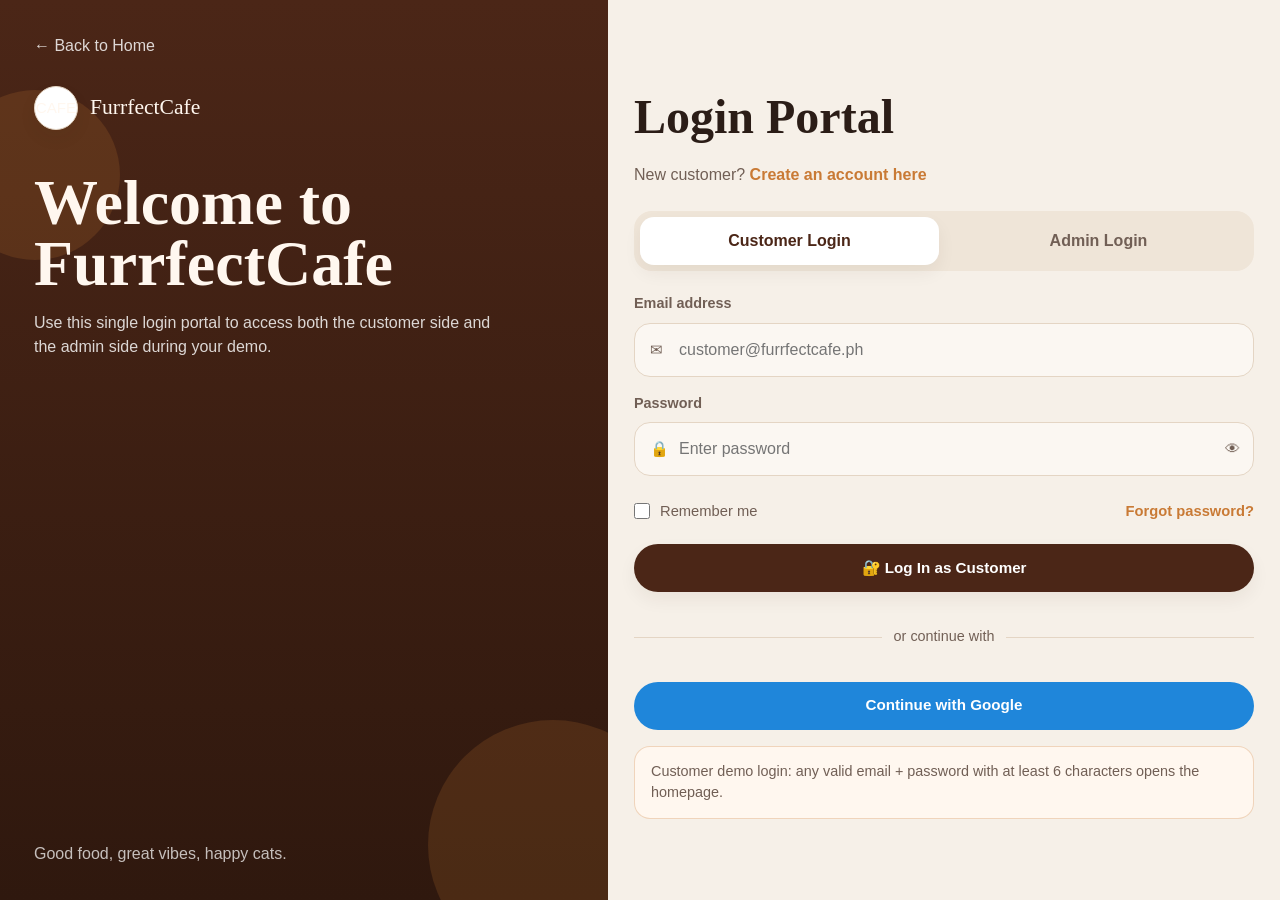
<file: index.html>
<!DOCTYPE html>
<html lang="en">
<head>
  <meta charset="UTF-8">
  <meta name="viewport" content="width=device-width, initial-scale=1.0">
  <title>FurrfectCafe | Home</title>
  <link rel="stylesheet" href="style.css">
</head>
<body>

  <header class="site-header">
    <div class="container navbar">
      <a href="index.html" class="brand" aria-label="FurrfectCafe home">
        <span class="brand-mark">CAFE</span>
        <span class="brand-name">FurrfectCafe</span>
      </a>

      <nav class="nav-links" aria-label="Primary navigation">
        <a href="index.html" class="active">Home</a>
        <a href="menu.html">Menu</a>
        <a href="orders.html">My Orders</a>
        <a href="#how-it-works">How it Works</a>
      </nav>

      <div class="nav-actions">
        <a href="cart.html" class="cart-pill" aria-label="Cart">
          <span>🛒 Cart</span>
          <span class="cart-pill-count" data-cart-count>0</span>
        </a>

        <a href="profile.html" class="btn btn-secondary btn-sm">👤 Profile</a>

        <button type="button" class="btn btn-secondary btn-sm" data-customer-logout>
          Logout
        </button>
      </div>

      <button class="menu-toggle" aria-label="Open menu" aria-expanded="false">☰</button>
    </div>
  </header>

  <section class="hero">
    <div class="container">
      <div class="hero-shell">
        <div class="hero-grid">
          <div>
            <div class="hero-badge">📍 Now delivering in Legazpi City</div>

            <h1 class="hero-title">Good food, great <em>vibes</em>, happy cats.</h1>

            <p class="hero-text">
              Order your favorite drinks and bites from FurrfectCafe. Pick up or get it delivered,
              fast, fresh, and furrfect.
            </p>

            <div class="hero-actions">
              <a href="menu.html" class="btn btn-primary">🍽️ Order Now</a>
              <a href="#how-it-works" class="btn btn-secondary">How it works →</a>
            </div>
          </div>

          <div>
            <div class="hero-card">
              <h3>🔥 Today's Picks</h3>

              <div class="pick-list" id="todaysPicks"></div>

              <div class="order-mini">
                <strong>Order FC-2026-0042</strong><br>
                <span style="font-family: Arial, Helvetica, sans-serif; color: var(--success);">● Out for delivery</span>
              </div>
            </div>
          </div>
        </div>

        <div class="info-strip">
          <ul>
            <li>🚚 Free delivery on orders ₱300+</li>
            <li>🕘 Open daily 8AM - 9PM</li>
            <li>📦 Pre-order your faves now</li>
          </ul>
        </div>
      </div>
    </div>
  </section>

  <section class="section">
    <div class="container split-layout">
      <div>
        <span class="eyebrow">Browse by Category</span>

        <div class="space-between mt-16">
          <div>
            <h2 class="section-title">What are you <em>craving?</em></h2>
            <p class="section-text">
              Jump straight to your favorite drinks, pastries, or all-day café bites.
            </p>
          </div>

          <a href="menu.html" class="btn btn-accent btn-sm">View Full Menu →</a>
        </div>

        <div class="grid grid-2 mt-32" id="homeCategories"></div>
      </div>

      <aside class="home-featured-clean">
        <span class="eyebrow">Featured Menu</span>
        <h2 class="section-title" style="color:white;">Today’s cozy picks</h2>
        <p class="section-text">
          A smaller preview of bestsellers so the homepage feels cleaner and easier to scan.
        </p>

        <div class="featured-mini-list">
          <a href="product.html?id=1" class="featured-mini-item">
            <img src="https://images.unsplash.com/photo-1509042239860-f550ce710b93?auto=format&fit=crop&w=300&q=80" alt="Signature Cat Latte">
            <div>
              <strong>Signature Cat Latte</strong>
              <span>Rich espresso with cat latte art</span>
            </div>
            <div class="mini-price">₱85.00</div>
          </a>

          <a href="product.html?id=2" class="featured-mini-item">
            <img src="https://images.unsplash.com/photo-1517705008128-361805f42e86?auto=format&fit=crop&w=300&q=80" alt="Matcha Cloud">
            <div>
              <strong>Matcha Cloud</strong>
              <span>Premium matcha with cream cloud</span>
            </div>
            <div class="mini-price">₱110.00</div>
          </a>

          <a href="product.html?id=3" class="featured-mini-item">
            <img src="https://images.unsplash.com/photo-1563729784474-d77dbb933a9e?auto=format&fit=crop&w=300&q=80" alt="Matcha Cheesecake">
            <div>
              <strong>Matcha Cheesecake</strong>
              <span>Creamy cheesecake with matcha finish</span>
            </div>
            <div class="mini-price">₱120.00</div>
          </a>
        </div>

        <div class="featured-mini-actions">
          <a href="menu.html" class="btn btn-accent btn-sm">Browse Menu</a>
          <a href="menu.html?category=pastries" class="btn btn-secondary btn-sm">View Pastries</a>
        </div>
      </aside>
    </div>
  </section>

  <section class="section-sm">
    <div class="container">
      <div class="space-between">
        <div>
          <span class="eyebrow">Fan Favorites</span>
          <h2 class="section-title">Bestsellers worth the hype</h2>
          <p class="section-text">Crafted for comfort, made for cravings, and perfect for café dates.</p>
        </div>

        <a href="menu.html" class="btn btn-secondary">See full menu →</a>
      </div>

      <div class="grid grid-3 mt-32" id="bestsellerGrid"></div>
    </div>
  </section>

  <section class="section" id="how-it-works">
    <div class="container">
      <div class="text-center">
        <span class="eyebrow">How it Works</span>
        <h2 class="section-title">Order in three easy steps</h2>
        <p class="section-text" style="max-width: 700px; margin: 0 auto 34px;">
          Browse the menu, add your favorites, and enjoy a cozy café experience from home or on the go.
        </p>
      </div>

      <div class="grid grid-3">
        <article class="card card-pad">
          <div class="category-icon">1</div>
          <h3>Pick your favorites</h3>
          <p class="section-text">Choose from hot drinks, cold drinks, pastries, and all-day bites.</p>
        </article>

        <article class="card card-pad">
          <div class="category-icon">2</div>
          <h3>Add to cart</h3>
          <p class="section-text">Build your order with realistic front-end cart behavior for your demo flow.</p>
        </article>

        <article class="card card-pad">
          <div class="category-icon">3</div>
          <h3>Checkout smoothly</h3>
          <p class="section-text">Place a mock order for delivery or pick-up in a clean, student-project-ready UI.</p>
        </article>
      </div>
    </div>
  </section>

  <footer class="site-footer" id="contact">
    <div class="container footer-inner">
      <div>
        <div class="footer-brand">
          <span class="brand-mark">CAFE</span>
          <strong class="brand-name">FurrfectCafe</strong>
        </div>

        <p class="footer-text">
          A cozy cat café in Legazpi City, Albay. Order online and enjoy your favorites at home or pick them up fresh.
        </p>

        <div class="socials">
          <a href="index.html" aria-label="Facebook">f</a>
          <a href="index.html" aria-label="Instagram">◎</a>
          <a href="index.html" aria-label="TikTok">♪</a>
          <a href="index.html" aria-label="Twitter">x</a>
        </div>
      </div>

      <div>
        <h3 class="footer-heading">Quick Links</h3>

        <div class="footer-links">
          <a href="index.html">Home</a>
          <a href="menu.html">Menu</a>
          <a href="index.html#how-it-works">How It Works</a>
          <a href="orders.html">My Orders</a>
        </div>
      </div>

      <div>
        <h3 class="footer-heading">Account</h3>

        <div class="footer-links">
          <a href="profile.html">Profile</a>
          <a href="orders.html">Order History</a>
          <a href="cart.html">Cart</a>
          <a href="login.html">Login Portal</a>
        </div>
      </div>

      <div>
        <h3 class="footer-heading">Contact</h3>

        <div class="footer-contact">
          <span>📍 Legazpi City, Albay</span>
          <a href="tel:+639123456789">📞 +63 912 345 6789</a>
          <a href="mailto:hello@furrfectcafe.ph">✉️ hello@furrfectcafe.ph</a>
          <span>🕘 8AM - 9PM daily</span>
        </div>
      </div>
    </div>

    <div class="container footer-bottom">
      © 2026 FurrfectCafe. All rights reserved.
    </div>
  </footer>

  <script src="script.js"></script>
</body>
</html>
</file>
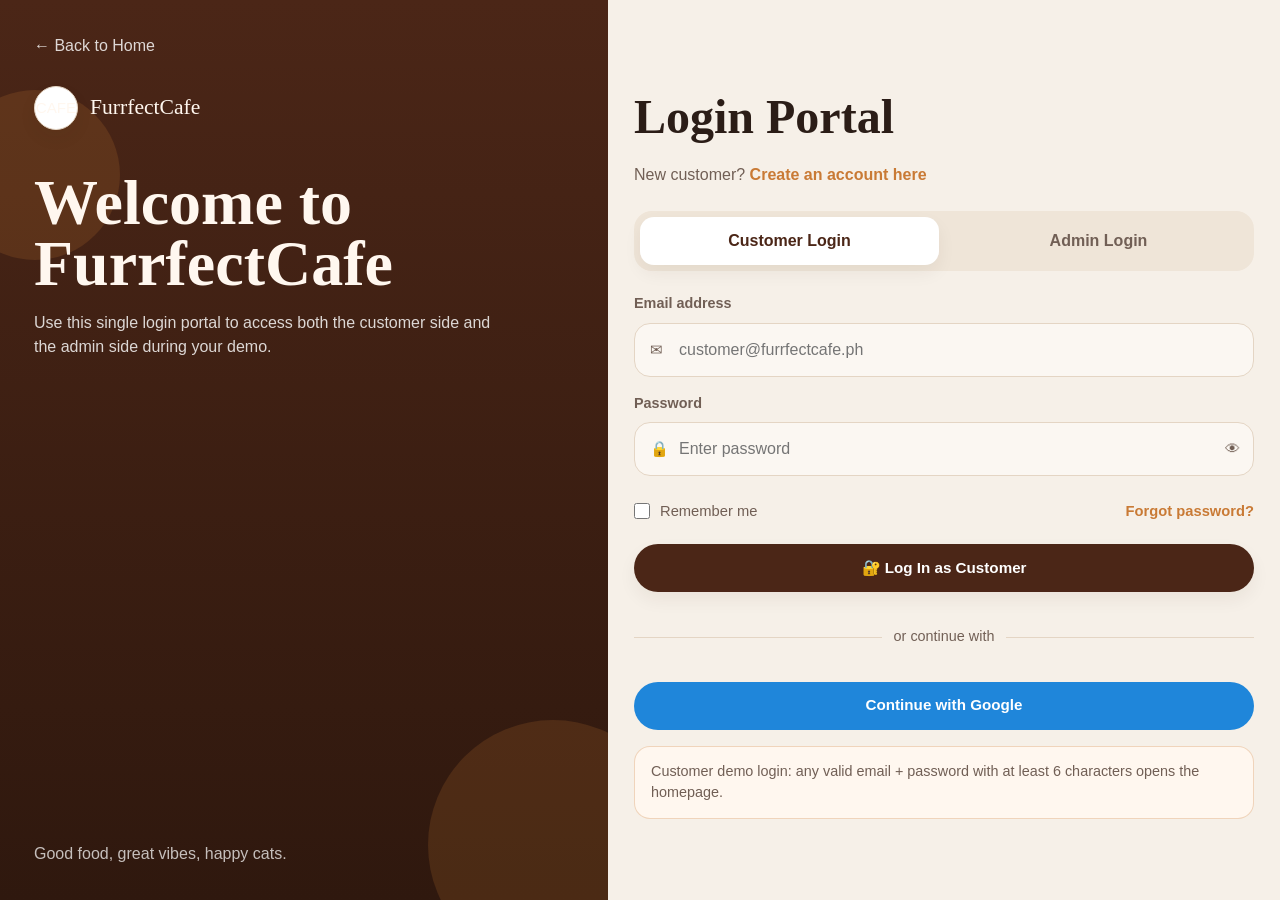
<file: admin-dashboard.html>
<!DOCTYPE html>
<html lang="en">
<head>
  <meta charset="UTF-8">
  <meta name="viewport" content="width=device-width, initial-scale=1.0">
  <title>FurrfectCafe Admin | Dashboard</title>
  <link rel="stylesheet" href="style.css">
</head>
<body>
  <div class="admin-layout">
    <aside class="admin-sidebar">
      <a href="admin-dashboard.html" class="brand">
        <span class="brand-mark">CAFE</span>
        <span class="brand-name">FurrfectCafe</span>
      </a>

      <div class="eyebrow" style="color: rgba(255,255,255,0.45); margin-top: 10px;">Main</div>
      <nav class="admin-nav">
        <a href="admin-dashboard.html" class="active">Dashboard</a>
      </nav>

      <div class="eyebrow" style="color: rgba(255,255,255,0.45); margin-top: 20px;">Orders</div>
      <nav class="admin-nav">
        <a href="admin-orders.html">Orders <span style="float:right; opacity:0.8;">5</span></a>
      </nav>

      <div class="eyebrow" style="color: rgba(255,255,255,0.45); margin-top: 20px;">Catalog</div>
      <nav class="admin-nav">
        <a href="admin-products.html">Products</a>
        <a href="admin-product-form.html">+ Add / Edit Product</a>
      </nav>

      <div class="admin-sidebar-footer">
        <div class="admin-user-mini">
          <div class="admin-user-avatar">A</div>
          <div>
            <strong style="display:block;">Admin</strong>
            <span style="font-family:Arial, Helvetica, sans-serif; color:rgba(255,255,255,0.65); font-size:0.9rem;">Administrator</span>
          </div>
        </div>

        <button type="button" class="admin-logout-btn" data-admin-logout>
          Logout
        </button>
      </div>
    </aside>

    <main class="admin-content">
      <div class="admin-topbar">
        <h1 class="admin-page-title">☰ Dashboard</h1>

        <div class="admin-toolbar-right">
          <span>Today: Sun, Mar 22 2026</span>
          <a href="index.html" class="btn btn-secondary btn-sm">View Site</a>
          <button type="button" class="btn btn-secondary btn-sm" data-admin-logout>Logout</button>
        </div>
      </div>

      <section class="dashboard-stats-grid">
        <article class="dashboard-stat-card">
          <div class="dashboard-stat-icon orders">🧾</div>
          <div>
            <div class="dashboard-stat-value">24</div>
            <div class="dashboard-stat-label">Orders Today</div>
            <div class="dashboard-stat-subtext">5 more than yesterday</div>
          </div>
        </article>

        <article class="dashboard-stat-card">
          <div class="dashboard-stat-icon pending">🕒</div>
          <div>
            <div class="dashboard-stat-value">5</div>
            <div class="dashboard-stat-label">Pending Orders</div>
            <div class="dashboard-stat-subtext">Needs attention</div>
          </div>
        </article>

        <article class="dashboard-stat-card">
          <div class="dashboard-stat-icon customers">👥</div>
          <div>
            <div class="dashboard-stat-value">87</div>
            <div class="dashboard-stat-label">Total Customers</div>
            <div class="dashboard-stat-subtext">4 new this week</div>
          </div>
        </article>
      </section>

      <section class="dashboard-main-grid">
        <article class="admin-panel-card">
          <div class="admin-panel-header">
            <h2 class="form-title" style="margin:0;">Recent Orders</h2>
            <a href="admin-orders.html" class="btn btn-secondary btn-sm">View All</a>
          </div>

          <div class="table-wrap">
            <table>
              <thead>
                <tr>
                  <th>Order #</th>
                  <th>Customer</th>
                  <th>Total</th>
                  <th>Status</th>
                </tr>
              </thead>

              <tbody>
                <tr>
                  <td>FC-2026-0043</td>
                  <td>Jenny D.</td>
                  <td>₱387.50</td>
                  <td><span class="badge badge-warning">Pending</span></td>
                </tr>

                <tr>
                  <td>FC-2026-0042</td>
                  <td>Carl P.</td>
                  <td>₱215.00</td>
                  <td><span class="badge badge-accent">Preparing</span></td>
                </tr>

                <tr>
                  <td>FC-2026-0041</td>
                  <td>Neil L.</td>
                  <td>₱450.00</td>
                  <td><span class="badge badge-soft">Ready</span></td>
                </tr>

                <tr>
                  <td>FC-2026-0040</td>
                  <td>Gab C.</td>
                  <td>₱175.00</td>
                  <td><span class="badge badge-success">Delivered</span></td>
                </tr>

                <tr>
                  <td>FC-2026-0039</td>
                  <td>Vice G.</td>
                  <td>₱310.00</td>
                  <td><span class="badge badge-success">Delivered</span></td>
                </tr>
              </tbody>
            </table>
          </div>
        </article>

        <div class="admin-side-stack">
          <article class="admin-panel-card">
            <div class="admin-panel-header">
              <h2 class="form-title" style="margin:0;">Top Products Today</h2>
            </div>

            <div class="dashboard-products-list">
              <div class="dashboard-product-row">
                <div>
                  <strong>Signature Cat Latte</strong>
                  <small>Hot Drinks</small>
                </div>
                <div style="text-align:right;">
                  <strong>₱1,190</strong>
                  <small>14 orders</small>
                </div>
              </div>

              <div class="dashboard-product-row">
                <div>
                  <strong>Matcha Cloud</strong>
                  <small>Cold Drinks</small>
                </div>
                <div style="text-align:right;">
                  <strong>₱1,210</strong>
                  <small>11 orders</small>
                </div>
              </div>

              <div class="dashboard-product-row">
                <div>
                  <strong>Matcha Cheesecake</strong>
                  <small>Pastries</small>
                </div>
                <div style="text-align:right;">
                  <strong>₱1,080</strong>
                  <small>9 orders</small>
                </div>
              </div>

              <div class="dashboard-product-row">
                <div>
                  <strong>Paw Print Cupcake</strong>
                  <small>Pastries</small>
                </div>
                <div style="text-align:right;">
                  <strong>₱455</strong>
                  <small>7 orders</small>
                </div>
              </div>
            </div>
          </article>

          <article class="admin-panel-card">
            <h2 class="form-title" style="margin-top:0;">Quick Actions</h2>

            <div class="admin-quick-actions">
              <a href="admin-product-form.html" class="btn btn-primary btn-full">+ Add New Product</a>
              <a href="admin-orders.html" class="btn btn-secondary btn-full">🕒 View Pending Orders</a>
            </div>
          </article>
        </div>
      </section>
    </main>
  </div>

  <script src="script.js"></script>
</body>
</html>
</file>
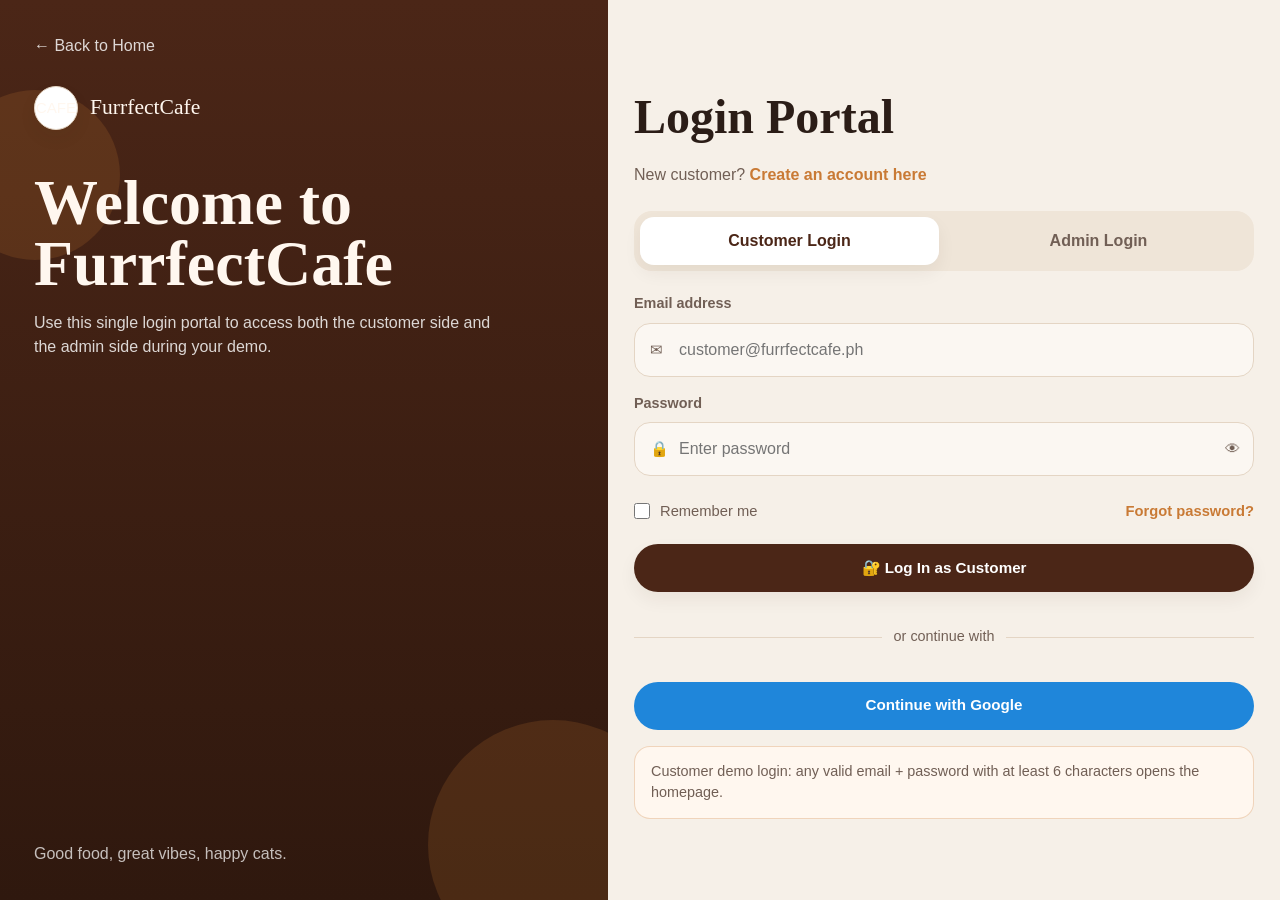
<file: admin-login.html>
<!DOCTYPE html>
<html lang="en">
<head>
  <meta charset="UTF-8">
  <meta http-equiv="refresh" content="0; url=login.html">
  <meta name="viewport" content="width=device-width, initial-scale=1.0">
  <title>Redirecting | FurrfectCafe</title>
  <link rel="stylesheet" href="style.css">
</head>
<body>
  <main style="min-height:100vh;display:grid;place-items:center;background:#f6f0e8;padding:24px;text-align:center;">
    <section class="card card-pad" style="max-width:480px;">
      <h1>Redirecting...</h1>
      <p class="section-text">
        Admin login is now included in the main FurrfectCafe login portal.
      </p>
      <a href="login.html" class="btn btn-primary mt-16">Go to Login Portal</a>
    </section>
  </main>

  <script>
    window.location.href = "login.html";
  </script>
</body>
</html>
</file>
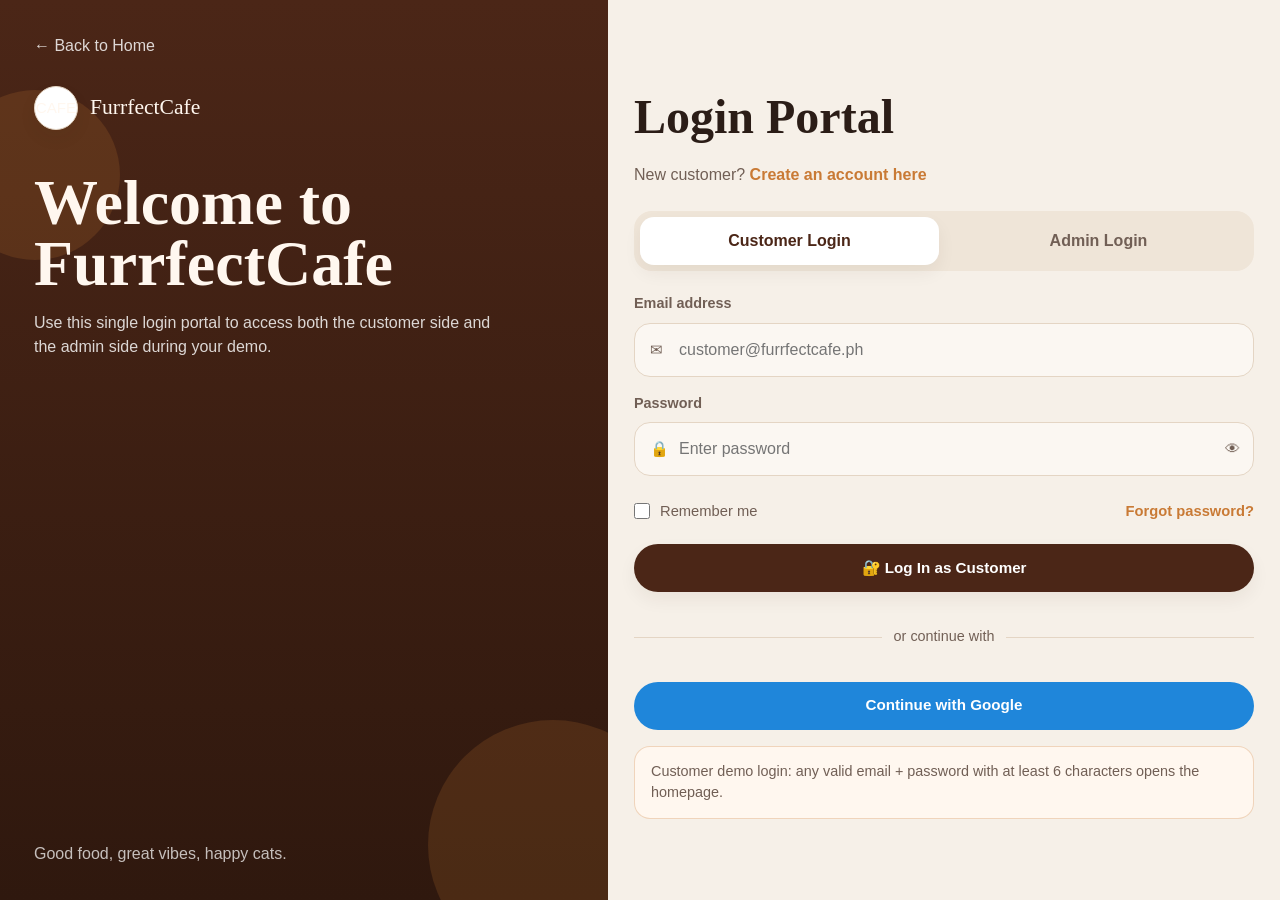
<file: admin-orders.html>
<!DOCTYPE html>
<html lang="en">
<head>
  <meta charset="UTF-8">
  <meta name="viewport" content="width=device-width, initial-scale=1.0">
  <title>FurrfectCafe Admin | Orders</title>
  <link rel="stylesheet" href="style.css">
  <style>
    .orders-shell {
      background: var(--surface);
      border: 1px solid var(--border);
      border-radius: 26px;
      box-shadow: var(--shadow-sm);
      padding: 18px;
    }

    .toolbar-grid {
      display: grid;
      grid-template-columns: 1.3fr 0.8fr 0.8fr 0.7fr;
      gap: 12px;
      margin-bottom: 14px;
    }

    .status-pills {
      display: flex;
      gap: 10px;
      flex-wrap: wrap;
      margin-bottom: 16px;
    }

    .status-pill {
      min-height: 40px;
      padding: 10px 14px;
      border-radius: 999px;
      border: 1px solid var(--border);
      background: #fff;
      font-family: Arial, Helvetica, sans-serif;
      color: var(--text-muted);
      font-weight: 700;
    }

    .status-pill.active {
      background: var(--bg-soft);
      color: var(--text);
      border-color: var(--border);
    }

    .admin-search,
    .admin-select {
      width: 100%;
      min-height: 52px;
      border: 1px solid var(--border);
      border-radius: 16px;
      background: var(--surface);
      padding: 14px 16px;
      outline: none;
      font-family: Arial, Helvetica, sans-serif;
    }

    .customer-cell strong {
      display: block;
    }

    .customer-cell small,
    .type-cell small {
      display: block;
      color: var(--text-muted);
      font-family: Arial, Helvetica, sans-serif;
      font-size: 0.84rem;
      margin-top: 3px;
    }

    .type-cell {
      font-family: Arial, Helvetica, sans-serif;
    }

    .status-select {
      min-height: 36px;
      border-radius: 12px;
      border: 1px solid var(--border);
      padding: 6px 10px;
      font-family: Arial, Helvetica, sans-serif;
      background: white;
    }

    .view-btn {
      min-height: 36px;
      min-width: 36px;
      border-radius: 999px;
      border: 1px solid var(--border);
      background: #fff;
    }

    @media (max-width: 1100px) {
      .toolbar-grid {
        grid-template-columns: 1fr 1fr;
      }
    }

    @media (max-width: 640px) {
      .toolbar-grid {
        grid-template-columns: 1fr;
      }
    }
  </style>
</head>
<body>
  <div class="admin-layout">
    <aside class="admin-sidebar">
      <a href="admin-dashboard.html" class="brand">
        <span class="brand-mark">CAFE</span>
        <span class="brand-name">FurrfectCafe</span>
      </a>

      <div class="eyebrow" style="color: rgba(255,255,255,0.45); margin-top: 10px;">Main</div>
      <nav class="admin-nav">
        <a href="admin-dashboard.html">Dashboard</a>
      </nav>

      <div class="eyebrow" style="color: rgba(255,255,255,0.45); margin-top: 20px;">Orders</div>
      <nav class="admin-nav">
        <a href="admin-orders.html" class="active">Orders <span style="float:right; opacity:0.8;">5</span></a>
      </nav>

      <div class="eyebrow" style="color: rgba(255,255,255,0.45); margin-top: 20px;">Catalog</div>
      <nav class="admin-nav">
        <a href="admin-products.html">Products</a>
        <a href="admin-product-form.html">+ Add / Edit Product</a>
      </nav>

      <div style="margin-top:auto; padding-top:22px; border-top:1px solid rgba(255,255,255,0.08);">
        <div style="display:flex; align-items:center; gap:12px;">
          <div class="brand-mark" style="width:42px;height:42px;background:rgba(255,255,255,0.12); color:#fff; border:none;">A</div>
          <div>
            <strong style="display:block;">Admin</strong>
            <span style="font-family:Arial, Helvetica, sans-serif; color:rgba(255,255,255,0.65); font-size:0.9rem;">Administrator</span>
          </div>
        </div>
      </div>
    </aside>

    <main class="admin-content">
      <div class="admin-topbar">
        <h1 class="admin-page-title">☰ Order Management</h1>
        <div class="admin-toolbar-right">
          <span>24 orders today</span>
        </div>
      </div>

      <section class="orders-shell">
        <div class="toolbar-grid">
          <input type="text" class="admin-search" id="orderSearch" placeholder="Search order # or customer...">

          <select class="admin-select" id="statusFilter">
            <option value="all">All Statuses</option>
            <option value="Pending">Pending</option>
            <option value="Preparing">Preparing</option>
            <option value="Ready">Ready</option>
            <option value="Delivered">Delivered</option>
          </select>

          <select class="admin-select" id="paymentFilter">
            <option value="all">All Payments</option>
            <option value="Paid">Paid</option>
            <option value="Unpaid">Unpaid</option>
          </select>

          <input type="date" class="admin-search" value="2026-03-22">
        </div>

        <div class="status-pills" id="statusTabs">
          <button class="status-pill active" data-status="all">24 All</button>
          <button class="status-pill" data-status="Pending">5 Pending</button>
          <button class="status-pill" data-status="Preparing">7 Preparing</button>
          <button class="status-pill" data-status="Ready">4 Ready</button>
          <button class="status-pill" data-status="Delivered">8 Delivered</button>
        </div>

        <div class="table-wrap">
          <table>
            <thead>
              <tr>
                <th>Order #</th>
                <th>Customer</th>
                <th>Type</th>
                <th>Items</th>
                <th>Total</th>
                <th>Payment</th>
                <th>Pay Status</th>
                <th>Status</th>
                <th>Time</th>
                <th>Action</th>
              </tr>
            </thead>
            <tbody id="ordersTableBody"></tbody>
          </table>
        </div>
      </section>
    </main>
  </div>

  <script src="script.js"></script>
  <script>
    document.addEventListener("DOMContentLoaded", () => {
      if (localStorage.getItem("furrfectcafe_admin_logged_in") !== "true") {
        window.location.href = "admin-login.html";
        return;
      }

      const mockOrders = [
        {
          id: "FC-2026-0043",
          customer: "Jenny D.",
          email: "jennyd@example.com",
          type: "Delivery",
          items: 3,
          total: 387.50,
          payment: "COD",
          paymentStatus: "Unpaid",
          status: "Pending",
          time: "2:14 PM"
        },
        {
          id: "FC-2026-0041",
          customer: "Carl P.",
          email: "carlp@gmail.com",
          type: "Delivery",
          items: 4,
          total: 450.00,
          payment: "COD",
          paymentStatus: "Unpaid",
          status: "Ready",
          time: "1:20 PM"
        },
        {
          id: "FC-2026-0039",
          customer: "Neil L.",
          email: "neill@email.com",
          type: "Pick-up",
          items: 3,
          total: 310.00,
          payment: "Cash",
          paymentStatus: "Unpaid",
          status: "Delivered",
          time: "12:30 PM"
        },
        {
          id: "FC-2026-0038",
          customer: "Fuji D.",
          email: "fuji@yahoo.com",
          type: "Delivery",
          items: 2,
          total: 245.00,
          payment: "COD",
          paymentStatus: "Paid",
          status: "Preparing",
          time: "11:55 AM"
        },
        {
          id: "FC-2026-0037",
          customer: "Marc G.",
          email: "marcg@mail.com",
          type: "Pick-up",
          items: 5,
          total: 515.00,
          payment: "Cash",
          paymentStatus: "Paid",
          status: "Preparing",
          time: "10:40 AM"
        }
      ];

      const tableBody = document.getElementById("ordersTableBody");
      const orderSearch = document.getElementById("orderSearch");
      const statusFilter = document.getElementById("statusFilter");
      const paymentFilter = document.getElementById("paymentFilter");
      const statusTabs = document.getElementById("statusTabs");

      let activeStatusTab = "all";

      function formatPeso(value) {
        return `₱${Number(value).toFixed(2)}`;
      }

      function renderTable() {
        const searchValue = orderSearch.value.trim().toLowerCase();
        const statusValue = statusFilter.value;
        const paymentValue = paymentFilter.value;

        const filtered = mockOrders.filter(order => {
          const matchesSearch =
            order.id.toLowerCase().includes(searchValue) ||
            order.customer.toLowerCase().includes(searchValue);

          const matchesStatusSelect = statusValue === "all" || order.status === statusValue;
          const matchesPayment = paymentValue === "all" || order.paymentStatus === paymentValue;
          const matchesTab = activeStatusTab === "all" || order.status === activeStatusTab;

          return matchesSearch && matchesStatusSelect && matchesPayment && matchesTab;
        });

        tableBody.innerHTML = filtered.map(order => `
          <tr>
            <td><strong>${order.id}</strong></td>
            <td class="customer-cell">
              <strong>${order.customer}</strong>
              <small>${order.email}</small>
            </td>
            <td class="type-cell">
              ${order.type === "Delivery" ? "🚚 Delivery" : "🛍 Pick-up"}
            </td>
            <td>${order.items}</td>
            <td>${formatPeso(order.total)}</td>
            <td>${order.payment}</td>
            <td>
              <span class="badge ${order.paymentStatus === "Paid" ? "badge-success" : "badge-danger"}">${order.paymentStatus}</span>
            </td>
            <td>
              <select class="status-select" data-order-id="${order.id}">
                <option ${order.status === "Pending" ? "selected" : ""}>Pending</option>
                <option ${order.status === "Preparing" ? "selected" : ""}>Preparing</option>
                <option ${order.status === "Ready" ? "selected" : ""}>Ready</option>
                <option ${order.status === "Delivered" ? "selected" : ""}>Delivered</option>
              </select>
            </td>
            <td>${order.time}</td>
            <td><button class="view-btn" data-view-id="${order.id}">👁</button></td>
          </tr>
        `).join("");
      }

      orderSearch.addEventListener("input", renderTable);
      statusFilter.addEventListener("change", renderTable);
      paymentFilter.addEventListener("change", renderTable);

      statusTabs.addEventListener("click", (event) => {
        const btn = event.target.closest(".status-pill");
        if (!btn) return;

        statusTabs.querySelectorAll(".status-pill").forEach(item => item.classList.remove("active"));
        btn.classList.add("active");
        activeStatusTab = btn.dataset.status;
        renderTable();
      });

      tableBody.addEventListener("change", (event) => {
        const select = event.target.closest(".status-select");
        if (!select) return;
        const order = mockOrders.find(item => item.id === select.dataset.orderId);
        if (order) {
          order.status = select.value;
          alert(`Order ${order.id} status updated to ${order.status}.`);
          renderTable();
        }
      });

      tableBody.addEventListener("click", (event) => {
        const viewBtn = event.target.closest("[data-view-id]");
        if (!viewBtn) return;
        alert(`Viewing order ${viewBtn.dataset.viewId}. Demo only.`);
      });

      renderTable();
    });
  </script>
</body>
</html>
</file>
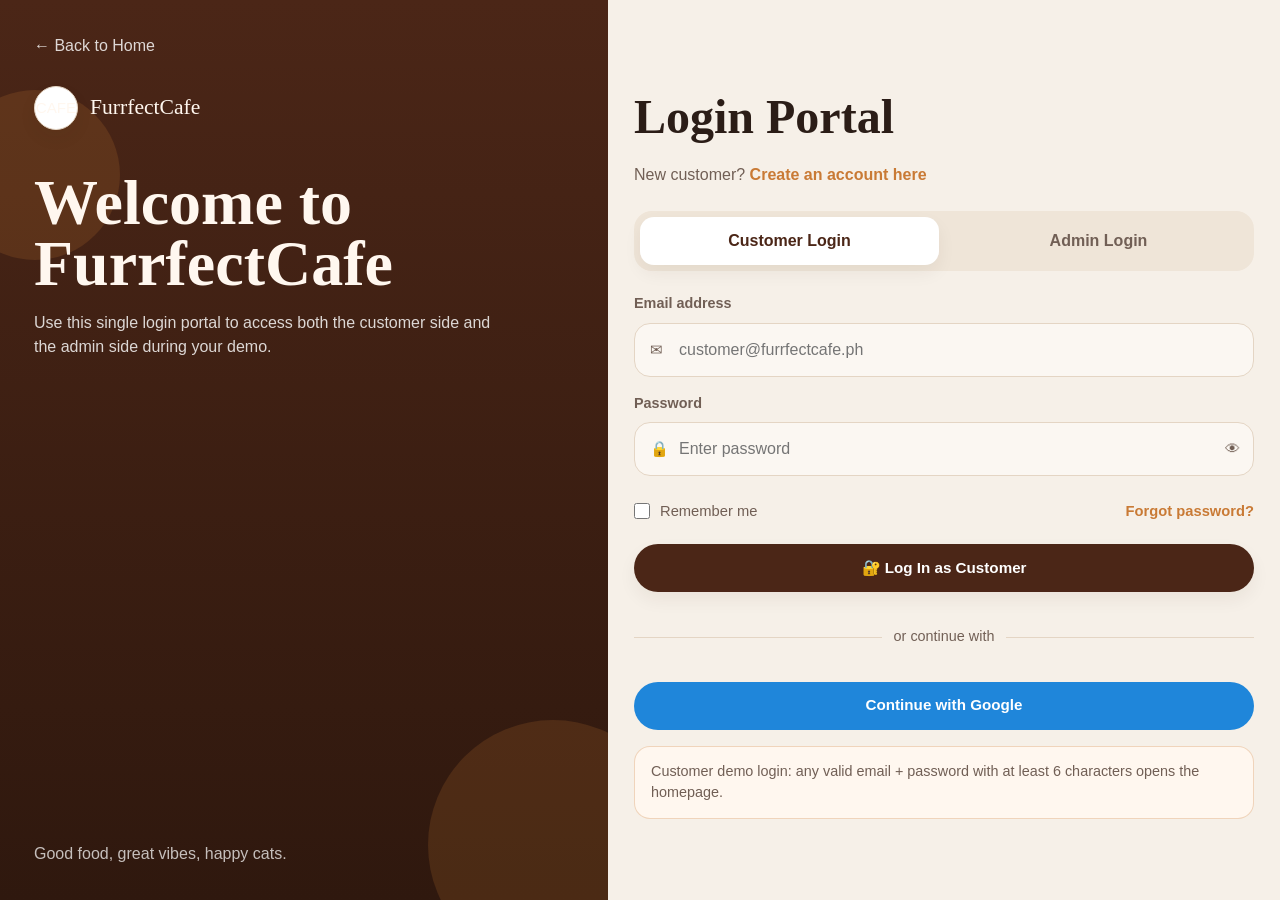
<file: admin-product-form.html>
<!DOCTYPE html>
<html lang="en">
<head>
  <meta charset="UTF-8">
  <meta name="viewport" content="width=device-width, initial-scale=1.0">
  <title>FurrfectCafe Admin | Add / Edit Product</title>
  <link rel="stylesheet" href="style.css">
  <style>
    .form-shell {
      display: grid;
      grid-template-columns: 1fr 1fr;
      gap: 18px;
      align-items: start;
    }

    .stack {
      display: grid;
      gap: 18px;
    }

    .upload-box {
      min-height: 230px;
      border: 2px dashed #dcc7af;
      border-radius: 22px;
      background: #faf4ec;
      display: grid;
      place-items: center;
      text-align: center;
      padding: 20px;
      font-family: Arial, Helvetica, sans-serif;
      color: var(--text-muted);
    }

    .hint {
      display: block;
      margin-top: 6px;
      font-size: 0.88rem;
    }

    .action-footer {
      display: grid;
      gap: 12px;
      margin-top: 8px;
    }

    @media (max-width: 980px) {
      .form-shell {
        grid-template-columns: 1fr;
      }
    }
  </style>
</head>
<body>
  <div class="admin-layout">
    <aside class="admin-sidebar">
      <a href="admin-dashboard.html" class="brand">
        <span class="brand-mark">CAFE</span>
        <span class="brand-name">FurrfectCafe</span>
      </a>

      <div class="eyebrow" style="color: rgba(255,255,255,0.45); margin-top: 10px;">Main</div>
      <nav class="admin-nav">
        <a href="admin-dashboard.html">Dashboard</a>
      </nav>

      <div class="eyebrow" style="color: rgba(255,255,255,0.45); margin-top: 20px;">Orders</div>
      <nav class="admin-nav">
        <a href="admin-orders.html">Orders <span style="float:right; opacity:0.8;">5</span></a>
      </nav>

      <div class="eyebrow" style="color: rgba(255,255,255,0.45); margin-top: 20px;">Catalog</div>
      <nav class="admin-nav">
        <a href="admin-products.html">Products</a>
        <a href="admin-product-form.html" class="active">+ Add / Edit Product</a>
      </nav>

      <div style="margin-top:auto; padding-top:22px; border-top:1px solid rgba(255,255,255,0.08);">
        <div style="display:flex; align-items:center; gap:12px;">
          <div class="brand-mark" style="width:42px;height:42px;background:rgba(255,255,255,0.12); color:#fff; border:none;">A</div>
          <div>
            <strong style="display:block;">Admin</strong>
            <span style="font-family:Arial, Helvetica, sans-serif; color:rgba(255,255,255,0.65); font-size:0.9rem;">Administrator</span>
          </div>
        </div>
      </div>
    </aside>

    <main class="admin-content">
      <div class="admin-topbar">
        <div>
          <div class="eyebrow" style="margin-bottom:6px;">Products</div>
          <h1 class="admin-page-title">☰ Add / Edit Product</h1>
        </div>
        <a href="admin-products.html" class="btn btn-secondary btn-sm">← Back to Products</a>
      </div>

      <form id="productForm" class="form-shell" novalidate>
        <div class="stack">
          <section class="form-card">
            <h2 class="form-title">📦 Product Information</h2>

            <div class="form-grid">
              <div class="field">
                <label for="productName">Product Name *</label>
                <input class="input" type="text" id="productName" value="Signature Cat Latte" required>
              </div>

              <div class="field">
                <label for="productDescription">Description</label>
                <textarea class="textarea" id="productDescription" placeholder="Short description shown on the menu card.">Rich espresso with velvety steamed milk and adorable cat latte art.</textarea>
              </div>

              <div class="form-grid form-grid-2">
                <div class="field">
                  <label for="productPrice">Price (₱) *</label>
                  <input class="input" type="number" id="productPrice" value="85" required>
                </div>

                <div class="field">
                  <label for="productCategory">Category *</label>
                  <select class="select" id="productCategory" required>
                    <option>Hot Drinks</option>
                    <option>Cold Drinks</option>
                    <option>Pastries</option>
                    <option>All-Day Bites</option>
                    <option>Fruit Blends</option>
                  </select>
                </div>
              </div>
            </div>
          </section>

          <section class="form-card">
            <h2 class="form-title">⚙ Customization Options <span style="font-weight:400; color:var(--text-muted); font-size:0.95rem;">(optional)</span></h2>

            <div class="form-grid">
              <div class="field">
                <label for="sizeOptions">Size Options</label>
                <input class="input" type="text" id="sizeOptions" value="Small, Regular, Large">
                <div class="form-help">Comma-separated. Leave blank if no size options.</div>
              </div>

              <div class="field">
                <label for="addOns">Add-ons</label>
                <textarea class="textarea" id="addOns">Extra Shot +20, Oat Milk +15, Vanilla Syrup +10, Caramel Drizzle +10</textarea>
                <div class="form-help">One per line or comma-separated. Format: Name +Price</div>
              </div>
            </div>
          </section>
        </div>

        <div class="stack">
          <section class="form-card">
            <h2 class="form-title">🖼 Product Image</h2>
            <div class="upload-box">
              <div>
                <strong>Drop image here or click to browse</strong>
                <span class="hint">PNG, JPG, WEBP up to 5MB • Recommended 800×600</span>
              </div>
            </div>
          </section>

          <section class="form-card">
            <h2 class="form-title">🏷 Visibility & Badge</h2>

            <div class="form-grid">
              <div class="field">
                <label for="productBadge">Promo Badge</label>
                <input class="input" type="text" id="productBadge" value="10% OFF" placeholder="e.g. New, 10% OFF, Buy 2 Get 1">
              </div>

              <div class="field">
                <label for="productAvailability">Availability</label>
                <select class="select" id="productAvailability">
                  <option>Available</option>
                  <option>Hidden</option>
                </select>
              </div>
            </div>

            <div class="action-footer">
              <button type="submit" class="btn btn-primary btn-full">💾 Save Product</button>
              <a href="admin-products.html" class="btn btn-secondary btn-full">Cancel</a>
            </div>
          </section>
        </div>
      </form>
    </main>
  </div>

  <script src="script.js"></script>
<script>
  document.addEventListener("DOMContentLoaded", () => {
    const form = document.getElementById("productForm");

    const productName = document.getElementById("productName");
    const productDescription = document.getElementById("productDescription");
    const productPrice = document.getElementById("productPrice");
    const productCategory = document.getElementById("productCategory");
    const productBadge = document.getElementById("productBadge");
    const productAvailability = document.getElementById("productAvailability");
    const sizeOptions = document.getElementById("sizeOptions");
    const addOns = document.getElementById("addOns");

    const urlParams = new URLSearchParams(window.location.search);
    const editId = urlParams.get("id");

    function getAdminProducts() {
      const storedProducts = JSON.parse(localStorage.getItem("furrfectcafe_admin_products") || "[]");

      if (storedProducts.length) {
        return storedProducts;
      }

      const defaultProducts = [
        {
          id: 1,
          name: "Signature Cat Latte",
          description: "Rich espresso with velvety steamed milk and adorable cat latte art.",
          price: 85,
          category: "Hot Drinks",
          badge: "10% OFF",
          availability: "Available",
          sizeOptions: "Small, Regular, Large",
          addOns: "Extra Shot +20, Oat Milk +15, Vanilla Syrup +10, Caramel Drizzle +10",
          image: "https://images.unsplash.com/photo-1509042239860-f550ce710b93?auto=format&fit=crop&w=900&q=80",
          orders: 142
        },
        {
          id: 2,
          name: "Matcha Cloud",
          description: "Premium matcha blended with oat milk and soft cream cloud topping.",
          price: 110,
          category: "Cold Drinks",
          badge: "",
          availability: "Available",
          sizeOptions: "Small, Regular, Large",
          addOns: "Oat Milk +15, Cream Cloud +20",
          image: "https://images.unsplash.com/photo-1515823064-d6e0c04616a7?auto=format&fit=crop&w=900&q=80",
          orders: 98
        },
        {
          id: 3,
          name: "Matcha Cheesecake",
          description: "Creamy New York style cheesecake with a dreamy matcha finish.",
          price: 120,
          category: "Pastries",
          badge: "Buy 2 Get 1",
          availability: "Available",
          sizeOptions: "",
          addOns: "",
          image: "https://images.unsplash.com/photo-1563729784474-d77dbb933a9e?auto=format&fit=crop&w=900&q=80",
          orders: 76
        }
      ];

      localStorage.setItem("furrfectcafe_admin_products", JSON.stringify(defaultProducts));
      return defaultProducts;
    }

    function saveAdminProducts(products) {
      localStorage.setItem("furrfectcafe_admin_products", JSON.stringify(products));
    }

    function fillEditForm() {
      if (!editId) return;

      const products = getAdminProducts();
      const product = products.find(item => String(item.id) === String(editId));

      if (!product) {
        alert("Product not found. You can create a new product instead.");
        return;
      }

      productName.value = product.name || "";
      productDescription.value = product.description || "";
      productPrice.value = product.price || "";
      productCategory.value = product.category || "Hot Drinks";
      productBadge.value = product.badge || "";
      productAvailability.value = product.availability || "Available";
      sizeOptions.value = product.sizeOptions || "";
      addOns.value = product.addOns || "";
    }

    form.addEventListener("submit", event => {
      event.preventDefault();

      const name = productName.value.trim();
      const description = productDescription.value.trim();
      const price = Number(productPrice.value);
      const category = productCategory.value.trim();
      const badge = productBadge.value.trim();
      const availability = productAvailability.value.trim();

      if (!name) {
        alert("Please enter a product name.");
        return;
      }

      if (!price || price <= 0) {
        alert("Please enter a valid product price.");
        return;
      }

      if (!category) {
        alert("Please select a category.");
        return;
      }

      const products = getAdminProducts();

      if (editId) {
        const index = products.findIndex(item => String(item.id) === String(editId));

        if (index !== -1) {
          products[index] = {
            ...products[index],
            name,
            description,
            price,
            category,
            badge,
            availability,
            sizeOptions: sizeOptions.value.trim(),
            addOns: addOns.value.trim()
          };

          saveAdminProducts(products);
          alert("Product updated successfully.");
          window.location.href = "admin-products.html";
          return;
        }
      }

      const newProduct = {
        id: Date.now(),
        name,
        description,
        price,
        category,
        badge,
        availability,
        sizeOptions: sizeOptions.value.trim(),
        addOns: addOns.value.trim(),
        image: "https://images.unsplash.com/photo-1495474472287-4d71bcdd2085?auto=format&fit=crop&w=900&q=80",
        orders: 0
      };

      products.unshift(newProduct);
      saveAdminProducts(products);

      alert("Product added successfully.");
      window.location.href = "admin-products.html";
    });

    fillEditForm();
  });

  </script>
</body>
</html>
</file>
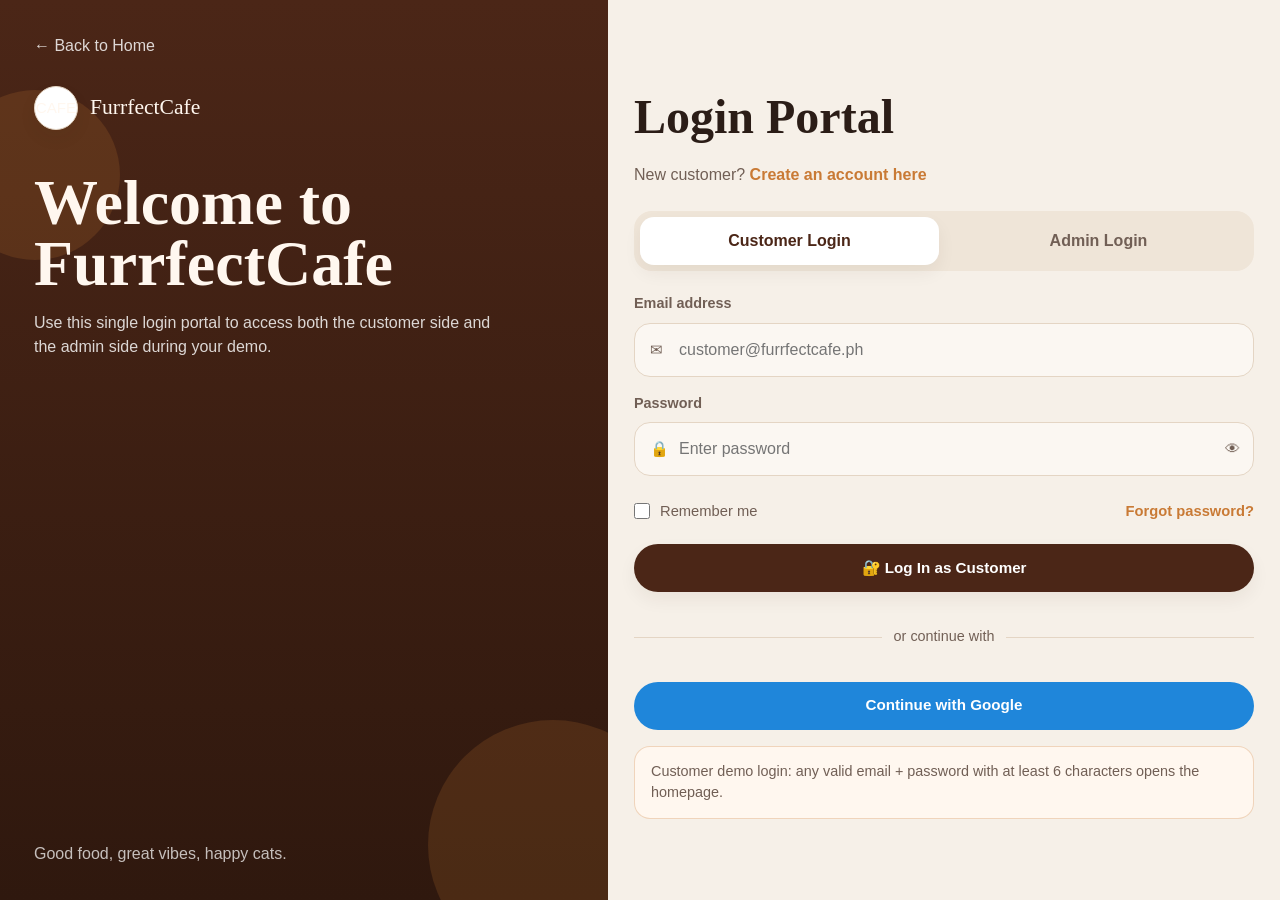
<file: admin-products.html>
<!DOCTYPE html>
<html lang="en">
<head>
  <meta charset="UTF-8">
  <meta name="viewport" content="width=device-width, initial-scale=1.0">
  <title>FurrfectCafe Admin | Products</title>
  <link rel="stylesheet" href="style.css">
  <style>
    .products-shell {
      background: var(--surface);
      border: 1px solid var(--border);
      border-radius: 26px;
      box-shadow: var(--shadow-sm);
      padding: 18px;
    }

    .products-toolbar {
      display: grid;
      grid-template-columns: 1.4fr 0.8fr 0.8fr;
      gap: 12px;
      margin-bottom: 16px;
    }

    .admin-search,
    .admin-select {
      width: 100%;
      min-height: 52px;
      border: 1px solid var(--border);
      border-radius: 16px;
      background: var(--surface);
      padding: 14px 16px;
      outline: none;
      font-family: Arial, Helvetica, sans-serif;
    }

    .product-cell {
      display: flex;
      align-items: center;
      gap: 12px;
      min-width: 220px;
    }

    .product-thumb {
      width: 46px;
      height: 46px;
      border-radius: 12px;
      object-fit: cover;
      flex-shrink: 0;
    }

    .product-cell small {
      display: block;
      color: var(--text-muted);
      font-family: Arial, Helvetica, sans-serif;
      margin-top: 3px;
    }

    .action-row {
      display: flex;
      gap: 8px;
      flex-wrap: wrap;
    }

    .mini-btn {
      min-height: 34px;
      padding: 8px 12px;
      border-radius: 999px;
      font-family: Arial, Helvetica, sans-serif;
      font-weight: 700;
      border: 1px solid var(--border);
      background: #fff;
    }

    .mini-btn.edit {
      color: var(--accent);
    }

    .mini-btn.delete {
      color: white;
      background: #d25454;
      border-color: #d25454;
    }

    @media (max-width: 980px) {
      .products-toolbar {
        grid-template-columns: 1fr;
      }
    }
  </style>
</head>
<body>
  <div class="admin-layout">
    <aside class="admin-sidebar">
      <a href="admin-dashboard.html" class="brand">
        <span class="brand-mark">CAFE</span>
        <span class="brand-name">FurrfectCafe</span>
      </a>

      <div class="eyebrow" style="color: rgba(255,255,255,0.45); margin-top: 10px;">Main</div>
      <nav class="admin-nav">
        <a href="admin-dashboard.html">Dashboard</a>
      </nav>

      <div class="eyebrow" style="color: rgba(255,255,255,0.45); margin-top: 20px;">Orders</div>
      <nav class="admin-nav">
        <a href="admin-orders.html">Orders <span style="float:right; opacity:0.8;">5</span></a>
      </nav>

      <div class="eyebrow" style="color: rgba(255,255,255,0.45); margin-top: 20px;">Catalog</div>
      <nav class="admin-nav">
        <a href="admin-products.html" class="active">Products</a>
        <a href="admin-product-form.html">+ Add / Edit Product</a>
      </nav>

      <div style="margin-top:auto; padding-top:22px; border-top:1px solid rgba(255,255,255,0.08);">
        <div style="display:flex; align-items:center; gap:12px;">
          <div class="brand-mark" style="width:42px;height:42px;background:rgba(255,255,255,0.12); color:#fff; border:none;">A</div>
          <div>
            <strong style="display:block;">Admin</strong>
            <span style="font-family:Arial, Helvetica, sans-serif; color:rgba(255,255,255,0.65); font-size:0.9rem;">Administrator</span>
          </div>
        </div>
      </div>
    </aside>

    <main class="admin-content">
      <div class="admin-topbar">
        <h1 class="admin-page-title">☰ Products</h1>
        <div class="admin-toolbar-right">
          <a href="admin-product-form.html" class="btn btn-primary btn-sm">＋ Add New Product</a>
        </div>
      </div>

      <section class="products-shell">
        <div class="products-toolbar">
          <input type="text" class="admin-search" id="productSearch" placeholder="Search product...">

          <select class="admin-select" id="categoryFilter">
            <option value="all">All Categories</option>
            <option value="Hot Drinks">Hot Drinks</option>
            <option value="Cold Drinks">Cold Drinks</option>
            <option value="Pastries">Pastries</option>
            <option value="All-Day Bites">All-Day Bites</option>
            <option value="Fruit Blends">Fruit Blends</option>
          </select>

          <select class="admin-select" id="availabilityFilter">
            <option value="all">All Status</option>
            <option value="Available">Available</option>
            <option value="Hidden">Hidden</option>
          </select>
        </div>

        <div class="panel-header">
          <h2 class="form-title" style="margin:0;">All Products (12)</h2>
          <span style="font-family:Arial, Helvetica, sans-serif; color:var(--text-muted);">Last updated today</span>
        </div>

        <div class="table-wrap">
          <table>
            <thead>
              <tr>
                <th>Image</th>
                <th>Product Name</th>
                <th>Category</th>
                <th>Price</th>
                <th>Badge</th>
                <th>Available</th>
                <th>Orders</th>
                <th>Actions</th>
              </tr>
            </thead>
            <tbody id="productsTableBody"></tbody>
          </table>
        </div>
      </section>
    </main>
  </div>

  <script src="script.js"></script>
  <script>
    document.addEventListener("DOMContentLoaded", () => {
      if (localStorage.getItem("furrfectcafe_admin_logged_in") !== "true") {
        window.location.href = "admin-login.html";
        return;
      }

      const mockProducts = [
        {
          image: "https://images.unsplash.com/photo-1509042239860-f550ce710b93?auto=format&fit=crop&w=300&q=80",
          name: "Signature Cat Latte",
          category: "Hot Drinks",
          price: 85,
          badge: "10% OFF",
          availability: "Available",
          orders: 142
        },
        {
          image: "https://images.unsplash.com/photo-1517705008128-361805f42e86?auto=format&fit=crop&w=300&q=80",
          name: "Matcha Cloud",
          category: "Cold Drinks",
          price: 110,
          badge: "—",
          availability: "Available",
          orders: 98
        },
        {
          image: "https://images.unsplash.com/photo-1563729784474-d77dbb933a9e?auto=format&fit=crop&w=300&q=80",
          name: "Matcha Cheesecake",
          category: "Pastries",
          price: 120,
          badge: "Buy 2 Get 1",
          availability: "Available",
          orders: 76
        },
        {
          image: "https://images.unsplash.com/photo-1576618148400-f54bed99fcfd?auto=format&fit=crop&w=300&q=80",
          name: "Paw Print Cupcake",
          category: "Pastries",
          price: 65,
          badge: "—",
          availability: "Available",
          orders: 65
        },
        {
          image: "https://images.unsplash.com/photo-1558857563-b371033873b8?auto=format&fit=crop&w=300&q=80",
          name: "Brown Sugar Milk Tea",
          category: "Cold Drinks",
          price: 95,
          badge: "—",
          availability: "Available",
          orders: 89
        },
        {
          image: "https://images.unsplash.com/photo-1568901346375-23c9450c58cd?auto=format&fit=crop&w=300&q=80",
          name: "Cafe Club Sandwich",
          category: "All-Day Bites",
          price: 155,
          badge: "New",
          availability: "Available",
          orders: 34
        },
        {
          image: "https://images.unsplash.com/photo-1546173159-315724a31696?auto=format&fit=crop&w=300&q=80",
          name: "Mango Passion Cooler",
          category: "Fruit Blends",
          price: 90,
          badge: "—",
          availability: "Hidden",
          orders: 22
        },
        {
          image: "https://images.unsplash.com/photo-1495474472287-4d71bcdd2085?auto=format&fit=crop&w=300&q=80",
          name: "Caramel Macchiato",
          category: "Hot Drinks",
          price: 105,
          badge: "—",
          availability: "Available",
          orders: 57
        }
      ];

      const tableBody = document.getElementById("productsTableBody");
      const productSearch = document.getElementById("productSearch");
      const categoryFilter = document.getElementById("categoryFilter");
      const availabilityFilter = document.getElementById("availabilityFilter");

      function renderProducts() {
        const searchValue = productSearch.value.trim().toLowerCase();
        const categoryValue = categoryFilter.value;
        const availabilityValue = availabilityFilter.value;

        const filtered = mockProducts.filter(product => {
          const matchesSearch = product.name.toLowerCase().includes(searchValue);
          const matchesCategory = categoryValue === "all" || product.category === categoryValue;
          const matchesAvailability = availabilityValue === "all" || product.availability === availabilityValue;
          return matchesSearch && matchesCategory && matchesAvailability;
        });

        tableBody.innerHTML = filtered.map(product => `
          <tr>
            <td><img src="${product.image}" alt="${product.name}" class="product-thumb"></td>
            <td>
              <div class="product-cell" style="gap:0;">
                <div>
                  <strong>${product.name}</strong>
                </div>
              </div>
            </td>
            <td><span class="product-category" style="margin:0;">${product.category}</span></td>
            <td>₱${product.price.toFixed(2)}</td>
            <td>${product.badge === "—" ? "—" : `<span class="badge badge-accent">${product.badge}</span>`}</td>
            <td>
              ${product.availability === "Available"
                ? `<span class="badge badge-success">Yes</span>`
                : `<span class="badge badge-danger">Hidden</span>`}
            </td>
            <td>${product.orders}</td>
            <td>
              <div class="action-row">
                <a href="admin-product-form.html" class="mini-btn edit">✎ Edit</a>
                <button class="mini-btn delete" data-delete="${product.name}">🗑</button>
              </div>
            </td>
          </tr>
        `).join("");
      }

      productSearch.addEventListener("input", renderProducts);
      categoryFilter.addEventListener("change", renderProducts);
      availabilityFilter.addEventListener("change", renderProducts);

      tableBody.addEventListener("click", (event) => {
        const deleteBtn = event.target.closest("[data-delete]");
        if (!deleteBtn) return;
        alert(`${deleteBtn.dataset.delete} deleted. Demo only.`);
      });

      renderProducts();
    });
  </script>
</body>
</html>
</file>
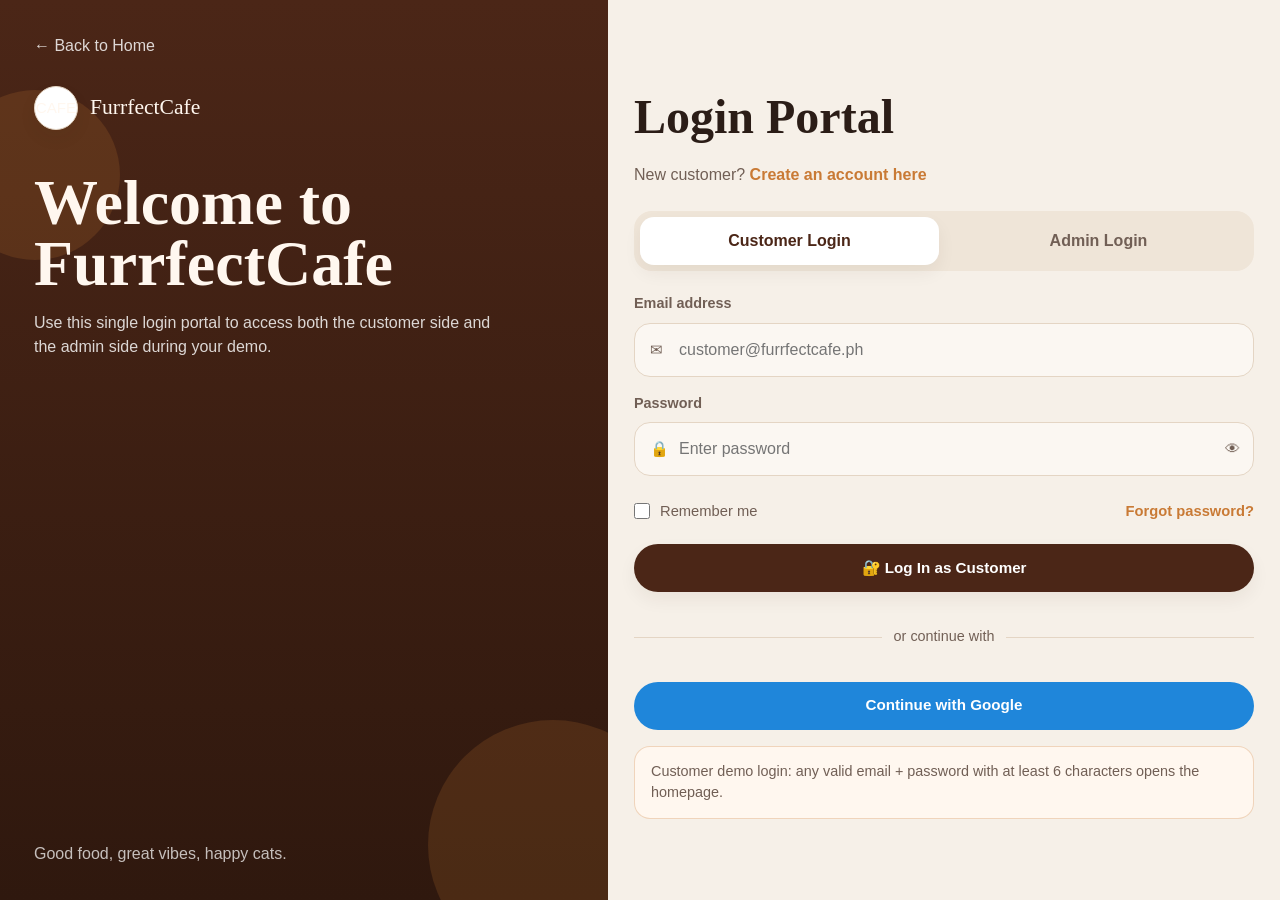
<file: cart.html>
<!DOCTYPE html>
<html lang="en">
<head>
  <meta charset="UTF-8">
  <meta name="viewport" content="width=device-width, initial-scale=1.0">
  <title>FurrfectCafe | Your Cart</title>
  <link rel="stylesheet" href="style.css">
  <style>
    .cart-page {
      padding: 28px 0 56px;
    }

    .cart-layout {
      display: grid;
      grid-template-columns: 1.15fr 0.85fr;
      gap: 28px;
      align-items: start;
    }

    .cart-list-card,
    .summary-card {
      background: var(--surface);
      border: 1px solid var(--border);
      border-radius: 28px;
      box-shadow: var(--shadow-md);
    }

    .cart-list-card {
      padding: 22px;
    }

    .cart-header {
      display: flex;
      justify-content: space-between;
      align-items: end;
      gap: 16px;
      margin-bottom: 18px;
      flex-wrap: wrap;
    }

    .cart-item {
      display: grid;
      grid-template-columns: 92px 1fr auto;
      gap: 16px;
      padding: 16px;
      border: 1px solid var(--border);
      border-radius: 22px;
      background: var(--bg-soft);
    }

    .cart-item + .cart-item {
      margin-top: 14px;
    }

    .cart-thumb {
      width: 92px;
      height: 92px;
      border-radius: 18px;
      overflow: hidden;
      background: linear-gradient(135deg, #f1e6d8, #e8d4bc);
    }

    .cart-thumb img {
      width: 100%;
      height: 100%;
      object-fit: cover;
    }

    .cart-item-name {
      font-size: 1.2rem;
      margin-bottom: 4px;
    }

    .cart-meta {
      font-family: Arial, Helvetica, sans-serif;
      color: var(--text-muted);
      font-size: 0.92rem;
    }

    .cart-item-actions {
      display: flex;
      align-items: center;
      justify-content: space-between;
      gap: 14px;
      margin-top: 14px;
      flex-wrap: wrap;
    }

    .qty-selector {
      display: inline-flex;
      align-items: center;
      background: #fff;
      border: 1px solid var(--border);
      border-radius: 999px;
      overflow: hidden;
      min-height: 46px;
    }

    .qty-selector button {
      width: 42px;
      height: 46px;
      font-size: 1.1rem;
      color: var(--primary);
    }

    .qty-selector span {
      min-width: 40px;
      text-align: center;
      font-family: Arial, Helvetica, sans-serif;
      font-weight: 700;
    }

    .remove-btn {
      font-family: Arial, Helvetica, sans-serif;
      color: var(--danger);
      font-weight: 700;
    }

    .line-total {
      min-width: 120px;
      text-align: right;
      display: flex;
      flex-direction: column;
      justify-content: space-between;
      align-items: end;
      gap: 8px;
    }

    .summary-card {
      padding: 22px;
      position: sticky;
      top: 100px;
    }

    .summary-lines {
      display: grid;
      gap: 14px;
      margin-top: 18px;
      font-family: Arial, Helvetica, sans-serif;
    }

    .summary-line {
      display: flex;
      justify-content: space-between;
      gap: 18px;
      color: var(--text-muted);
    }

    .summary-total {
      border-top: 1px solid var(--border);
      padding-top: 16px;
      margin-top: 4px;
      font-size: 1.05rem;
      color: var(--text);
      font-weight: 700;
    }

    .continue-link {
      display: inline-flex;
      align-items: center;
      gap: 8px;
      margin-top: 18px;
      font-family: Arial, Helvetica, sans-serif;
      color: var(--text-muted);
      font-weight: 700;
    }

    .empty-cart {
      text-align: center;
      padding: 42px 20px;
      border: 1px dashed var(--border);
      border-radius: 22px;
      background: var(--bg-soft);
    }

    @media (max-width: 920px) {
      .cart-layout {
        grid-template-columns: 1fr;
      }

      .summary-card {
        position: static;
      }
    }

    @media (max-width: 620px) {
      .cart-item {
        grid-template-columns: 1fr;
      }

      .line-total {
        align-items: start;
        text-align: left;
      }
    }
  </style>
</head>
<body>
  <header class="site-header">
    <div class="container navbar">
      <a href="index.html" class="brand">
        <span class="brand-mark">CAFE</span>
        <span class="brand-name">FurrfectCafe</span>
      </a>

      <nav class="nav-links">
        <a href="index.html">Home</a>
        <a href="menu.html">Menu</a>
        <a href="orders.html">My Orders</a>
      </nav>

      <div class="nav-actions">
        <a href="cart.html" class="cart-pill">
          <span>🛒 Cart</span>
          <span class="cart-pill-count" data-cart-count>0</span>
        </a>
        <a href="profile.html" class="btn btn-secondary btn-sm">👤 Profile</a>
      </div>

      <button class="menu-toggle" aria-label="Open menu" aria-expanded="false">☰</button>
    </div>
  </header>

  <main class="cart-page">
    <div class="container">
      <div class="cart-layout">
        <section class="cart-list-card">
          <div class="cart-header">
            <div>
              <span class="eyebrow">Shopping</span>
              <h1 class="section-title">Your Cart</h1>
            </div>
          </div>

          <div id="cartItemsContainer"></div>

          <a href="menu.html" class="continue-link">← Continue Shopping</a>
        </section>

        <aside class="summary-card">
          <span class="eyebrow">Order Summary</span>
          <h2 class="form-title">Summary</h2>

          <div class="summary-lines">
            <div class="summary-line">
              <span>Subtotal (<span id="summaryItemCount">0</span> items)</span>
              <strong id="summarySubtotal">₱0.00</strong>
            </div>
            <div class="summary-line">
              <span>Delivery fee</span>
              <strong id="summaryDelivery">₱0.00</strong>
            </div>
            <div class="summary-line summary-total">
              <span>Total</span>
              <strong id="summaryTotal">₱0.00</strong>
            </div>
          </div>

          <button class="btn btn-primary btn-full mt-24" id="checkoutBtn">→ Proceed to Checkout</button>
        </aside>
      </div>
    </div>
  </main>

  <script src="script.js"></script>
  <script>
    document.addEventListener("DOMContentLoaded", () => {
      const container = document.getElementById("cartItemsContainer");
      const subtotalEl = document.getElementById("summarySubtotal");
      const deliveryEl = document.getElementById("summaryDelivery");
      const totalEl = document.getElementById("summaryTotal");
      const itemCountEl = document.getElementById("summaryItemCount");
      const checkoutBtn = document.getElementById("checkoutBtn");

      function formatPeso(value) {
        return `₱${Number(value).toFixed(2)}`;
      }

      function getCart() {
        if (window.FurrfectCafe && typeof FurrfectCafe.getCart === "function") {
          return FurrfectCafe.getCart();
        }
        return JSON.parse(localStorage.getItem("furrfectcafe_cart") || "[]");
      }

      function saveCart(cart) {
        localStorage.setItem("furrfectcafe_cart", JSON.stringify(cart));
        if (window.FurrfectCafe && typeof FurrfectCafe.initGlobal === "function") {
          FurrfectCafe.initGlobal();
        }
      }

      function renderCart() {
        const cart = getCart();
        const subtotal = cart.reduce((sum, item) => sum + (item.price * item.quantity), 0);
        const deliveryFee = cart.length ? 50 : 0;
        const total = subtotal + deliveryFee;
        const count = cart.reduce((sum, item) => sum + item.quantity, 0);

        itemCountEl.textContent = count;
        subtotalEl.textContent = formatPeso(subtotal);
        deliveryEl.textContent = formatPeso(deliveryFee);
        totalEl.textContent = formatPeso(total);

        if (!cart.length) {
          container.innerHTML = `
            <div class="empty-cart">
              <h3>Your cart is empty</h3>
              <p class="section-text">Browse the menu and add your favorite drinks and bites first.</p>
              <a href="menu.html" class="btn btn-primary mt-16">Go to Menu</a>
            </div>
          `;
          checkoutBtn.disabled = true;
          checkoutBtn.style.opacity = "0.6";
          checkoutBtn.style.cursor = "not-allowed";
          return;
        }

        checkoutBtn.disabled = false;
        checkoutBtn.style.opacity = "1";
        checkoutBtn.style.cursor = "pointer";

        container.innerHTML = cart.map(item => `
          <article class="cart-item">
            <a class="cart-thumb" href="product.html?id=${item.productId}">
              <img src="${item.image}" alt="${item.name}">
            </a>

            <div>
              <h3 class="cart-item-name">${item.name}</h3>
              <div class="cart-meta">${item.categoryLabel}</div>

              <div class="cart-item-actions">
                <div class="qty-selector">
                  <button type="button" class="qty-minus" data-id="${item.productId}">−</button>
                  <span>${item.quantity}</span>
                  <button type="button" class="qty-plus" data-id="${item.productId}">+</button>
                </div>

                <button type="button" class="remove-btn" data-id="${item.productId}">Remove</button>
              </div>
            </div>

            <div class="line-total">
              <div class="cart-meta">Subtotal</div>
              <div class="price">${formatPeso(item.price * item.quantity)}</div>
            </div>
          </article>
        `).join("");
      }

      container.addEventListener("click", (event) => {
        const minusBtn = event.target.closest(".qty-minus");
        const plusBtn = event.target.closest(".qty-plus");
        const removeBtn = event.target.closest(".remove-btn");
        let cart = getCart();

        if (minusBtn) {
          const id = Number(minusBtn.dataset.id);
          cart = cart.map(item => item.productId === id ? { ...item, quantity: Math.max(1, item.quantity - 1) } : item);
          saveCart(cart);
          renderCart();
        }

        if (plusBtn) {
          const id = Number(plusBtn.dataset.id);
          cart = cart.map(item => item.productId === id ? { ...item, quantity: item.quantity + 1 } : item);
          saveCart(cart);
          renderCart();
        }

        if (removeBtn) {
          const id = Number(removeBtn.dataset.id);
          cart = cart.filter(item => item.productId !== id);
          saveCart(cart);
          renderCart();
        }
      });

      checkoutBtn.addEventListener("click", () => {
        if (!getCart().length) return;
        window.location.href = "checkout.html";
      });

      renderCart();
    });
  </script>
</body>
</html>
</file>
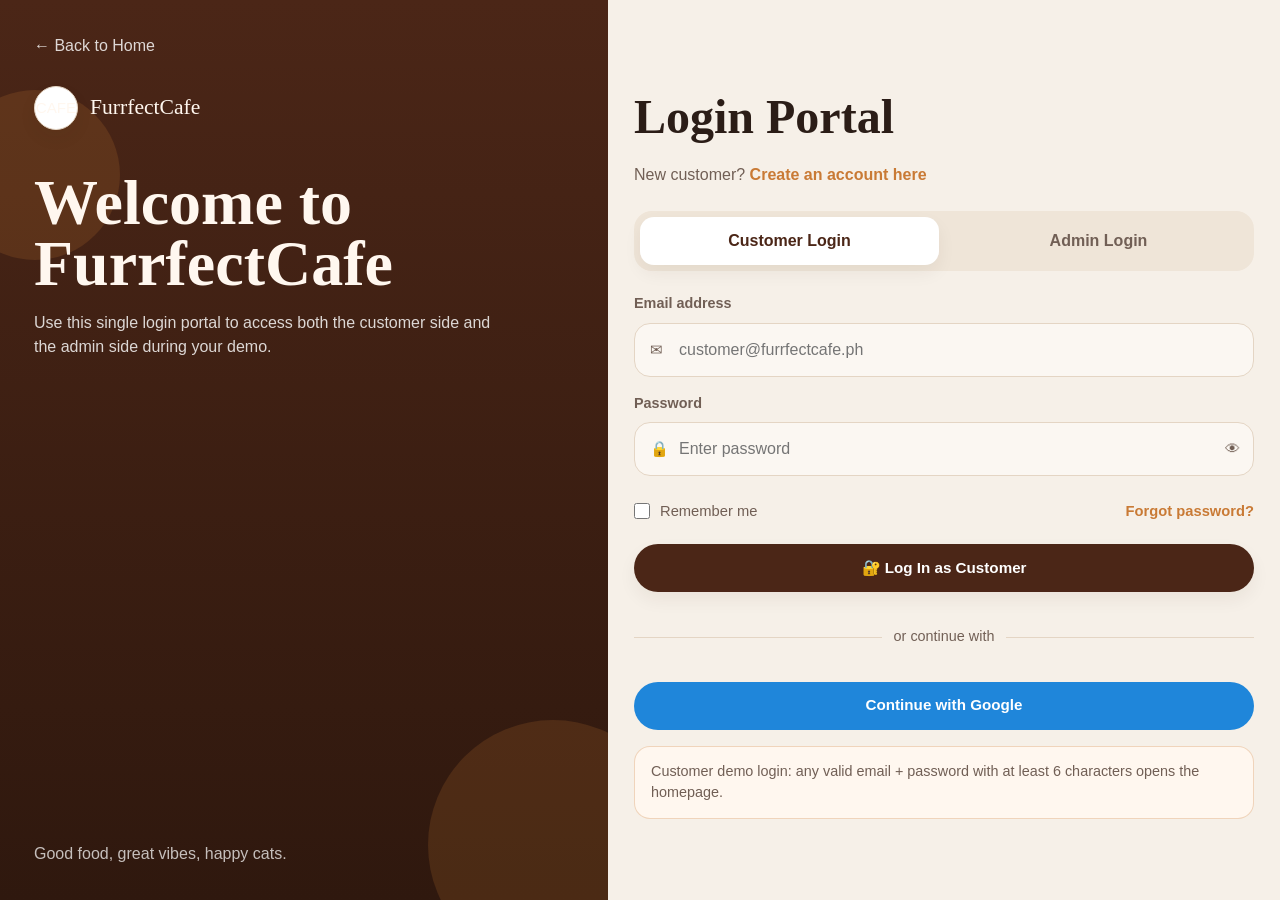
<file: checkout.html>
<!DOCTYPE html>
<html lang="en">
<head>
  <meta charset="UTF-8">
  <meta name="viewport" content="width=device-width, initial-scale=1.0">
  <title>FurrfectCafe | Checkout</title>
  <link rel="stylesheet" href="style.css">
  <style>
    .checkout-page {
      padding: 28px 0 56px;
    }

    .checkout-layout {
      display: grid;
      grid-template-columns: 1.05fr 0.95fr;
      gap: 28px;
      align-items: start;
    }

    .checkout-stack {
      display: grid;
      gap: 18px;
    }

    .checkout-card,
    .summary-card {
      background: var(--surface);
      border: 1px solid var(--border);
      border-radius: 28px;
      box-shadow: var(--shadow-md);
      padding: 22px;
    }

    .selection-grid {
      display: grid;
      grid-template-columns: repeat(2, minmax(0, 1fr));
      gap: 14px;
    }

    .select-card {
      border: 1.5px solid var(--border);
      border-radius: 22px;
      background: var(--bg-soft);
      padding: 18px;
      transition: var(--transition);
      font-family: Arial, Helvetica, sans-serif;
      text-align: center;
    }

    .select-card strong {
      display: block;
      color: var(--text);
      margin-bottom: 4px;
      font-size: 1rem;
    }

    .select-card span {
      color: var(--text-muted);
      font-size: 0.9rem;
    }

    .select-card.active,
    .select-card:hover {
      border-color: var(--accent);
      background: #fff7ef;
      box-shadow: 0 0 0 4px rgba(201, 122, 53, 0.1);
    }

    .summary-card {
      position: sticky;
      top: 100px;
    }

    .summary-items {
      display: grid;
      gap: 10px;
      margin: 18px 0;
      font-family: Arial, Helvetica, sans-serif;
    }

    .summary-item {
      display: flex;
      justify-content: space-between;
      gap: 16px;
      color: var(--text-muted);
      font-size: 0.94rem;
    }

    .summary-line {
      display: flex;
      justify-content: space-between;
      gap: 16px;
      font-family: Arial, Helvetica, sans-serif;
      color: var(--text-muted);
      margin-top: 10px;
    }

    .summary-total {
      border-top: 1px solid var(--border);
      padding-top: 16px;
      margin-top: 14px;
      color: var(--text);
      font-weight: 700;
    }

    .payment-note {
      font-family: Arial, Helvetica, sans-serif;
      color: var(--text-muted);
      font-size: 0.92rem;
      margin-top: 10px;
    }

    @media (max-width: 920px) {
      .checkout-layout {
        grid-template-columns: 1fr;
      }

      .summary-card {
        position: static;
      }
    }

    @media (max-width: 620px) {
      .selection-grid {
        grid-template-columns: 1fr;
      }
    }
  </style>
</head>
<body>
  <header class="site-header">
    <div class="container navbar">
      <a href="index.html" class="brand">
        <span class="brand-mark">CAFE</span>
        <span class="brand-name">FurrfectCafe</span>
      </a>

      <nav class="nav-links">
        <a href="index.html">Home</a>
        <a href="menu.html">Menu</a>
        <a href="orders.html">My Orders</a>
      </nav>

      <div class="nav-actions">
        <a href="cart.html" class="cart-pill">
          <span>🛒 Cart</span>
          <span class="cart-pill-count" data-cart-count>0</span>
        </a>
        <a href="profile.html" class="btn btn-secondary btn-sm">👤 Profile</a>
      </div>

      <button class="menu-toggle" aria-label="Open menu" aria-expanded="false">☰</button>
    </div>
  </header>

  <main class="checkout-page">
    <div class="container">
      <div class="checkout-layout">
        <section class="checkout-stack">
          <div class="checkout-card">
            <span class="eyebrow">Almost There</span>
            <h1 class="section-title">Checkout</h1>
          </div>

          <div class="checkout-card">
            <h2 class="form-title">🚚 Delivery Options</h2>
            <div class="selection-grid" id="deliveryOptions">
              <button type="button" class="select-card active" data-type="Delivery">
                <strong>Delivery</strong>
                <span>We bring it to you</span>
              </button>
              <button type="button" class="select-card" data-type="Pick-up">
                <strong>Pick-up</strong>
                <span>Collect at the café</span>
              </button>
            </div>
          </div>

          <div class="checkout-card">
            <h2 class="form-title">🕒 Schedule</h2>
            <div class="selection-grid" id="scheduleOptions">
              <button type="button" class="select-card active" data-schedule="Order Now">
                <strong>Order Now</strong>
                <span>Prepare as soon as possible</span>
              </button>
              <button type="button" class="select-card" data-schedule="Pre-order">
                <strong>Pre-order</strong>
                <span>Soon...</span>
              </button>
            </div>
          </div>

          <div class="checkout-card">
            <h2 class="form-title">📍 Delivery Address</h2>
            <form id="checkoutForm" class="form-grid" novalidate>
              <div class="field">
                <label for="fullName">Full Name *</label>
                <input class="input" type="text" id="fullName" required>
              </div>

              <div class="field">
                <label for="contactNumber">Contact Number *</label>
                <input class="input" type="tel" id="contactNumber" required>
              </div>

              <div class="field">
                <label for="streetAddress">Street Address *</label>
                <input class="input" type="text" id="streetAddress" placeholder="House #, Street, Barangay" required>
              </div>

              <div class="field">
                <label for="orderNotes">Order Notes <span style="font-weight:400;">(optional)</span></label>
                <textarea class="textarea" id="orderNotes" placeholder="Leave a note for the rider, gate, or unit number"></textarea>
              </div>
            </form>
          </div>

          <div class="checkout-card">
            <h2 class="form-title">💵 Payment Method</h2>
            <div id="paymentOptions">
              <button type="button" class="select-card active" data-payment="Cash on Delivery" style="width:100%;">
                <strong>Cash on Delivery</strong>
                <span>Pay when your order arrives</span>
              </button>
            </div>
            <p class="payment-note">Front-end demo only. Additional payment methods can be connected later.</p>
          </div>
        </section>

        <aside class="summary-card">
          <span class="eyebrow">Order Summary</span>
          <h2 class="form-title">Your Order</h2>

          <div class="summary-items" id="summaryItems"></div>

          <div class="summary-line">
            <span>Subtotal</span>
            <strong id="summarySubtotal">₱0.00</strong>
          </div>
          <div class="summary-line">
            <span>Delivery fee</span>
            <strong id="summaryDelivery">₱0.00</strong>
          </div>
          <div class="summary-line summary-total">
            <span>Total</span>
            <strong id="summaryTotal">₱0.00</strong>
          </div>

          <button class="btn btn-primary btn-full mt-24" id="placeOrderBtn">✔ Place Order</button>
        </aside>
      </div>
    </div>
  </main>

  <script src="script.js"></script>
  <script>
    document.addEventListener("DOMContentLoaded", () => {
      const summaryItems = document.getElementById("summaryItems");
      const subtotalEl = document.getElementById("summarySubtotal");
      const deliveryEl = document.getElementById("summaryDelivery");
      const totalEl = document.getElementById("summaryTotal");
      const placeOrderBtn = document.getElementById("placeOrderBtn");

      const deliveryOptions = document.getElementById("deliveryOptions");
      const scheduleOptions = document.getElementById("scheduleOptions");

      let orderType = "Delivery";
      let scheduleType = "Order Now";
      let paymentMethod = "Cash on Delivery";

      function formatPeso(value) {
        return `₱${Number(value).toFixed(2)}`;
      }

      function getCart() {
        if (window.FurrfectCafe && typeof FurrfectCafe.getCart === "function") {
          return FurrfectCafe.getCart();
        }

        return JSON.parse(localStorage.getItem("furrfectcafe_cart") || "[]");
      }

      function clearCart() {
        if (window.FurrfectCafe && typeof FurrfectCafe.clearCart === "function") {
          FurrfectCafe.clearCart();
        } else {
          localStorage.setItem("furrfectcafe_cart", JSON.stringify([]));
        }
      }

      function getUser() {
        return JSON.parse(localStorage.getItem("furrfectcafe_user") || "{}");
      }

      function getOrderTotals() {
        const cart = getCart();
        const subtotal = cart.reduce((sum, item) => sum + item.price * item.quantity, 0);
        const deliveryFee = orderType === "Delivery" ? 50 : 0;
        const total = subtotal + deliveryFee;

        return {
          subtotal,
          deliveryFee,
          total
        };
      }

      function renderSummary() {
        const cart = getCart();
        const totals = getOrderTotals();

        if (!cart.length) {
          summaryItems.innerHTML = `
            <div class="empty-state">
              <h3>Your cart is empty</h3>
              <p class="section-text">Please add an item before checking out.</p>
              <a href="menu.html" class="btn btn-primary mt-16">Go to Menu</a>
            </div>
          `;

          subtotalEl.textContent = formatPeso(0);
          deliveryEl.textContent = formatPeso(0);
          totalEl.textContent = formatPeso(0);

          placeOrderBtn.disabled = true;
          placeOrderBtn.style.opacity = "0.6";
          placeOrderBtn.style.cursor = "not-allowed";
          return;
        }

        placeOrderBtn.disabled = false;
        placeOrderBtn.style.opacity = "1";
        placeOrderBtn.style.cursor = "pointer";

        summaryItems.innerHTML = cart.map(item => `
          <div class="summary-item">
            <span>${item.name} × ${item.quantity}</span>
            <strong>${formatPeso(item.price * item.quantity)}</strong>
          </div>
        `).join("");

        subtotalEl.textContent = formatPeso(totals.subtotal);
        deliveryEl.textContent = formatPeso(totals.deliveryFee);
        totalEl.textContent = formatPeso(totals.total);
      }

      function activateCard(container, target, dataKey) {
        container.querySelectorAll(".select-card").forEach(card => {
          card.classList.remove("active");
        });

        target.classList.add("active");
        return target.dataset[dataKey];
      }

      deliveryOptions.addEventListener("click", event => {
        const btn = event.target.closest(".select-card");
        if (!btn) return;

        orderType = activateCard(deliveryOptions, btn, "type");
        renderSummary();
      });

      scheduleOptions.addEventListener("click", event => {
        const btn = event.target.closest(".select-card");
        if (!btn) return;

        scheduleType = activateCard(scheduleOptions, btn, "schedule");
      });

      function prefillUser() {
        const user = getUser();

        document.getElementById("fullName").value = user.name || "Demo Customer";
        document.getElementById("contactNumber").value = user.contactNumber || "09123456789";
        document.getElementById("streetAddress").value = user.fullAddress || "Legazpi City, Albay";
      }

      function createOrderNumber() {
        const randomNumber = Math.floor(Math.random() * 9000) + 1000;
        return `FC-${new Date().getFullYear()}-${randomNumber}`;
      }

      function placeDemoOrder() {
        const cart = getCart();

        if (!cart.length) {
          alert("Your cart is empty. Please add an item first.");
          window.location.href = "menu.html";
          return;
        }

        const fullName = document.getElementById("fullName").value.trim();
        const contactNumber = document.getElementById("contactNumber").value.trim();
        const streetAddress = document.getElementById("streetAddress").value.trim();
        const orderNotes = document.getElementById("orderNotes").value.trim();

        if (!fullName) {
          alert("Please enter your full name.");
          return;
        }

        if (!contactNumber) {
          alert("Please enter your contact number.");
          return;
        }

        if (!streetAddress) {
          alert("Please enter your address.");
          return;
        }

        const totals = getOrderTotals();
        const orderNumber = createOrderNumber();

        const newOrder = {
          id: orderNumber,
          date: new Date().toLocaleString(),
          customerName: fullName,
          contactNumber,
          address: streetAddress,
          orderNotes,
          type: orderType,
          schedule: scheduleType,
          paymentMethod,
          paymentStatus: paymentMethod === "Cash on Delivery" ? "Unpaid" : "Paid",
          status: "Pending",
          subtotal: totals.subtotal,
          deliveryFee: totals.deliveryFee,
          total: totals.total,
          items: cart.map(item => ({
            productId: item.productId,
            name: item.name,
            quantity: item.quantity,
            price: item.price,
            image: item.image || "",
            categoryLabel: item.categoryLabel || ""
          }))
        };

        const existingOrders = JSON.parse(localStorage.getItem("furrfectcafe_orders") || "[]");

        existingOrders.unshift(newOrder);

        localStorage.setItem("furrfectcafe_orders", JSON.stringify(existingOrders));
        localStorage.setItem("furrfectcafe_last_order", JSON.stringify(newOrder));

        clearCart();

        window.location.href = "order-confirmation.html";
      }

      placeOrderBtn.addEventListener("click", placeDemoOrder);

      prefillUser();
      renderSummary();
    });
  </script>
</body>
</html>
</file>
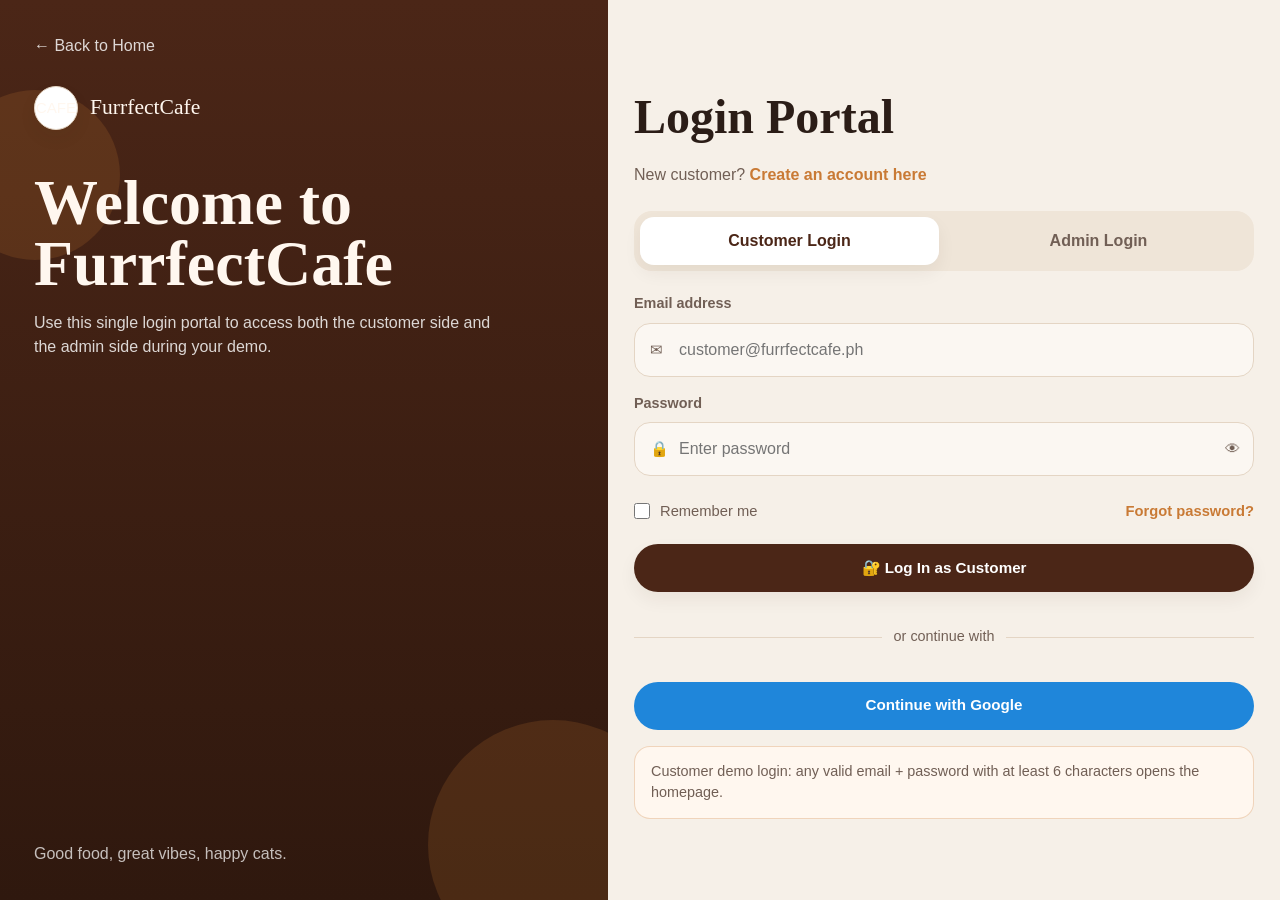
<file: login.html>
<!DOCTYPE html>
<html lang="en">
<head>
  <meta charset="UTF-8">
  <meta name="viewport" content="width=device-width, initial-scale=1.0">
  <title>FurrfectCafe | Login Portal</title>
  <link rel="stylesheet" href="style.css">
  <style>
    .portal-page {
      min-height: 100vh;
      display: grid;
      grid-template-columns: 0.95fr 1.05fr;
      background: var(--bg);
    }

    .portal-panel {
      position: relative;
      overflow: hidden;
      background: linear-gradient(180deg, #4b2617 0%, #2f180e 100%);
      color: #fff7ef;
      padding: 34px;
      display: flex;
      flex-direction: column;
      justify-content: space-between;
    }

    .portal-panel::before,
    .portal-panel::after {
      content: "";
      position: absolute;
      border-radius: 50%;
      background: rgba(201, 122, 53, 0.18);
      pointer-events: none;
    }

    .portal-panel::before {
      width: 250px;
      height: 250px;
      right: -70px;
      bottom: -70px;
    }

    .portal-panel::after {
      width: 170px;
      height: 170px;
      left: -50px;
      top: 90px;
    }

    .portal-panel-content {
      position: relative;
      z-index: 1;
      max-width: 460px;
    }

    .portal-back-link {
      position: relative;
      z-index: 1;
      display: inline-flex;
      align-items: center;
      gap: 8px;
      font-family: Arial, Helvetica, sans-serif;
      color: rgba(255,255,255,0.82);
      margin-bottom: 28px;
    }

    .portal-back-link:hover {
      color: #fff;
    }

    .portal-brand {
      position: relative;
      z-index: 1;
      display: flex;
      align-items: center;
      gap: 12px;
      margin-bottom: 42px;
    }

    .portal-panel h1 {
      font-size: clamp(2.6rem, 5vw, 4.5rem);
      line-height: 0.96;
      margin-bottom: 16px;
    }

    .portal-panel p {
      font-family: Arial, Helvetica, sans-serif;
      color: rgba(255,255,255,0.82);
      margin: 0;
    }

    .portal-form-wrap {
      display: grid;
      place-items: center;
      padding: 40px 20px;
    }

    .portal-card {
      width: min(100%, 620px);
    }

    .portal-title {
      font-size: clamp(2rem, 4vw, 3rem);
      margin-bottom: 10px;
    }

    .portal-subtext {
      font-family: Arial, Helvetica, sans-serif;
      color: var(--text-muted);
      margin-bottom: 24px;
    }

    .portal-subtext a {
      color: var(--accent);
      font-weight: 700;
    }

    .portal-tabs {
      display: grid;
      grid-template-columns: repeat(2, 1fr);
      gap: 10px;
      margin-bottom: 22px;
      background: #efe5d8;
      border-radius: 18px;
      padding: 6px;
    }

    .portal-tab {
      min-height: 48px;
      border-radius: 14px;
      font-family: Arial, Helvetica, sans-serif;
      font-weight: 700;
      color: var(--text-muted);
      transition: var(--transition);
    }

    .portal-tab.active {
      background: var(--surface);
      color: var(--primary);
      box-shadow: var(--shadow-sm);
    }

    .login-panel {
      display: none;
    }

    .login-panel.active {
      display: block;
    }

    .field-icon-wrap {
      position: relative;
    }

    .field-icon {
      position: absolute;
      left: 16px;
      top: 50%;
      transform: translateY(-50%);
      font-size: 0.95rem;
      color: var(--text-muted);
      pointer-events: none;
      font-family: Arial, Helvetica, sans-serif;
    }

    .field-icon-wrap .input {
      padding-left: 44px;
      padding-right: 44px;
    }

    .toggle-password {
      position: absolute;
      right: 14px;
      top: 50%;
      transform: translateY(-50%);
      font-size: 0.95rem;
      color: var(--text-muted);
      background: none;
      border: none;
      padding: 0;
      cursor: pointer;
    }

    .form-row-between {
      display: flex;
      align-items: center;
      justify-content: space-between;
      gap: 16px;
      flex-wrap: wrap;
      margin: 8px 0 6px;
      font-family: Arial, Helvetica, sans-serif;
      font-size: 0.92rem;
    }

    .remember-wrap {
      display: inline-flex;
      align-items: center;
      gap: 10px;
      color: var(--text-muted);
    }

    .remember-wrap input {
      accent-color: var(--accent);
      width: 16px;
      height: 16px;
      margin: 0;
    }

    .text-link {
      color: var(--accent);
      font-weight: 700;
      background: none;
      border: none;
      padding: 0;
      cursor: pointer;
      font-family: Arial, Helvetica, sans-serif;
    }

    .divider {
      display: flex;
      align-items: center;
      gap: 12px;
      margin: 18px 0;
      font-family: Arial, Helvetica, sans-serif;
      color: var(--text-muted);
      font-size: 0.9rem;
    }

    .divider::before,
    .divider::after {
      content: "";
      flex: 1;
      height: 1px;
      background: var(--border);
    }

    .google-btn {
      background: #1f86da;
      color: white;
    }

    .demo-note,
    .admin-note {
      margin-top: 16px;
      border-radius: 16px;
      padding: 14px 16px;
      font-family: Arial, Helvetica, sans-serif;
      color: var(--text-muted);
      font-size: 0.9rem;
    }

    .demo-note {
      background: #fff7ef;
      border: 1px solid rgba(201, 122, 53, 0.28);
    }

    .admin-note {
      background: #f3ede7;
      border: 1px solid var(--border);
    }

    @media (max-width: 920px) {
      .portal-page {
        grid-template-columns: 1fr;
      }

      .portal-panel {
        min-height: 320px;
      }

      .portal-form-wrap {
        padding-top: 30px;
      }
    }
  </style>
</head>
<body>
  <main class="portal-page">
    <section class="portal-panel">
      <div class="portal-panel-content">
        <a href="index.html" class="portal-back-link">← Back to Home</a>

        <div class="portal-brand">
          <span class="brand-mark">CAFE</span>
          <span class="brand-name">FurrfectCafe</span>
        </div>

        <h1>Welcome to FurrfectCafe</h1>
        <p>
          Use this single login portal to access both the customer side and the admin side during your demo.
        </p>
      </div>

      <p style="position:relative; z-index:1; font-family:Arial, Helvetica, sans-serif; color:rgba(255,255,255,0.72); margin:0;">
        Good food, great vibes, happy cats.
      </p>
    </section>

    <section class="portal-form-wrap">
      <div class="portal-card">
        <h1 class="portal-title">Login Portal</h1>
        <p class="portal-subtext">
          New customer? <a href="register.html">Create an account here</a>
        </p>

        <div class="portal-tabs">
          <button type="button" class="portal-tab active" data-target="customerPanel">Customer Login</button>
          <button type="button" class="portal-tab" data-target="adminPanel">Admin Login</button>
        </div>

        <section class="login-panel active" id="customerPanel">
          <form id="customerLoginForm" class="form-grid" novalidate>
            <div class="field">
              <label for="customerEmail">Email address</label>
              <div class="field-icon-wrap">
                <span class="field-icon">✉</span>
                <input class="input" type="email" id="customerEmail" placeholder="customer@furrfectcafe.ph" required>
              </div>
            </div>

            <div class="field">
              <label for="customerPassword">Password</label>
              <div class="field-icon-wrap">
                <span class="field-icon">🔒</span>
                <input class="input" type="password" id="customerPassword" placeholder="Enter password" required minlength="6">
                <button class="toggle-password" type="button" data-toggle="customerPassword">👁</button>
              </div>
            </div>

            <div class="form-row-between">
              <label class="remember-wrap">
                <input type="checkbox" id="rememberMe">
                <span>Remember me</span>
              </label>
              <button type="button" class="text-link" id="forgotPasswordBtn">Forgot password?</button>
            </div>

            <button type="submit" class="btn btn-primary btn-full">🔐 Log In as Customer</button>

            <div class="divider">or continue with</div>

            <button type="button" class="btn google-btn btn-full" id="googleLoginBtn">Continue with Google</button>
          </form>

          <div class="demo-note">
            Customer demo login: any valid email + password with at least 6 characters opens the homepage.
          </div>
        </section>

        <section class="login-panel" id="adminPanel">
          <form id="adminLoginForm" class="form-grid" novalidate>
            <div class="field">
              <label for="adminEmail">Admin email</label>
              <div class="field-icon-wrap">
                <span class="field-icon">🛠</span>
                <input class="input" type="email" id="adminEmail" placeholder="admin@furrfectcafe.ph" required>
              </div>
            </div>

            <div class="field">
              <label for="adminPassword">Password</label>
              <div class="field-icon-wrap">
                <span class="field-icon">🔒</span>
                <input class="input" type="password" id="adminPassword" placeholder="Enter admin password" required minlength="6">
                <button class="toggle-password" type="button" data-toggle="adminPassword">👁</button>
              </div>
            </div>

            <button type="submit" class="btn btn-primary btn-full">🔐 Log In as Admin</button>
          </form>

          <div class="admin-note">
            Admin demo login: any valid email + password with at least 6 characters opens the admin dashboard.
          </div>
        </section>
      </div>
    </section>
  </main>

  <script src="script.js"></script>
  <script>
    document.addEventListener("DOMContentLoaded", () => {
      const tabs = document.querySelectorAll(".portal-tab");
      const panels = document.querySelectorAll(".login-panel");

      tabs.forEach(tab => {
        tab.addEventListener("click", () => {
          const target = tab.dataset.target;

          tabs.forEach(item => item.classList.remove("active"));
          panels.forEach(panel => panel.classList.remove("active"));

          tab.classList.add("active");
          document.getElementById(target).classList.add("active");
        });
      });

      document.querySelectorAll(".toggle-password").forEach(button => {
        button.addEventListener("click", () => {
          const input = document.getElementById(button.dataset.toggle);
          const isPassword = input.type === "password";

          input.type = isPassword ? "text" : "password";
          button.textContent = isPassword ? "🙈" : "👁";
        });
      });

      document.getElementById("forgotPasswordBtn").addEventListener("click", () => {
        alert("Forgot password is a front-end demo only.");
      });

      document.getElementById("googleLoginBtn").addEventListener("click", () => {
        alert("Google login is a front-end demo only.");
      });

      document.getElementById("customerLoginForm").addEventListener("submit", event => {
        event.preventDefault();

        const email = document.getElementById("customerEmail").value.trim();
        const password = document.getElementById("customerPassword").value.trim();
        const rememberMe = document.getElementById("rememberMe").checked;

        if (!/\S+@\S+\.\S+/.test(email)) {
          alert("Please enter a valid customer email.");
          return;
        }

        if (password.length < 6) {
          alert("Password must be at least 6 characters.");
          return;
        }

        const userName = email.split("@")[0];

        localStorage.setItem("furrfectcafe_logged_in", "true");
        localStorage.setItem("furrfectcafe_user", JSON.stringify({
          name: userName,
          email,
          rememberMe
        }));

        window.location.href = "index.html";
      });

      document.getElementById("adminLoginForm").addEventListener("submit", event => {
        event.preventDefault();

        const email = document.getElementById("adminEmail").value.trim();
        const password = document.getElementById("adminPassword").value.trim();

        if (!/\S+@\S+\.\S+/.test(email)) {
          alert("Please enter a valid admin email.");
          return;
        }

        if (password.length < 6) {
          alert("Password must be at least 6 characters.");
          return;
        }

        localStorage.setItem("furrfectcafe_admin_logged_in", "true");
        localStorage.setItem("furrfectcafe_admin_user", JSON.stringify({
          name: "Admin",
          email
        }));

        window.location.href = "admin-dashboard.html";
      });
    });
  </script>
</body>
</html>
</file>
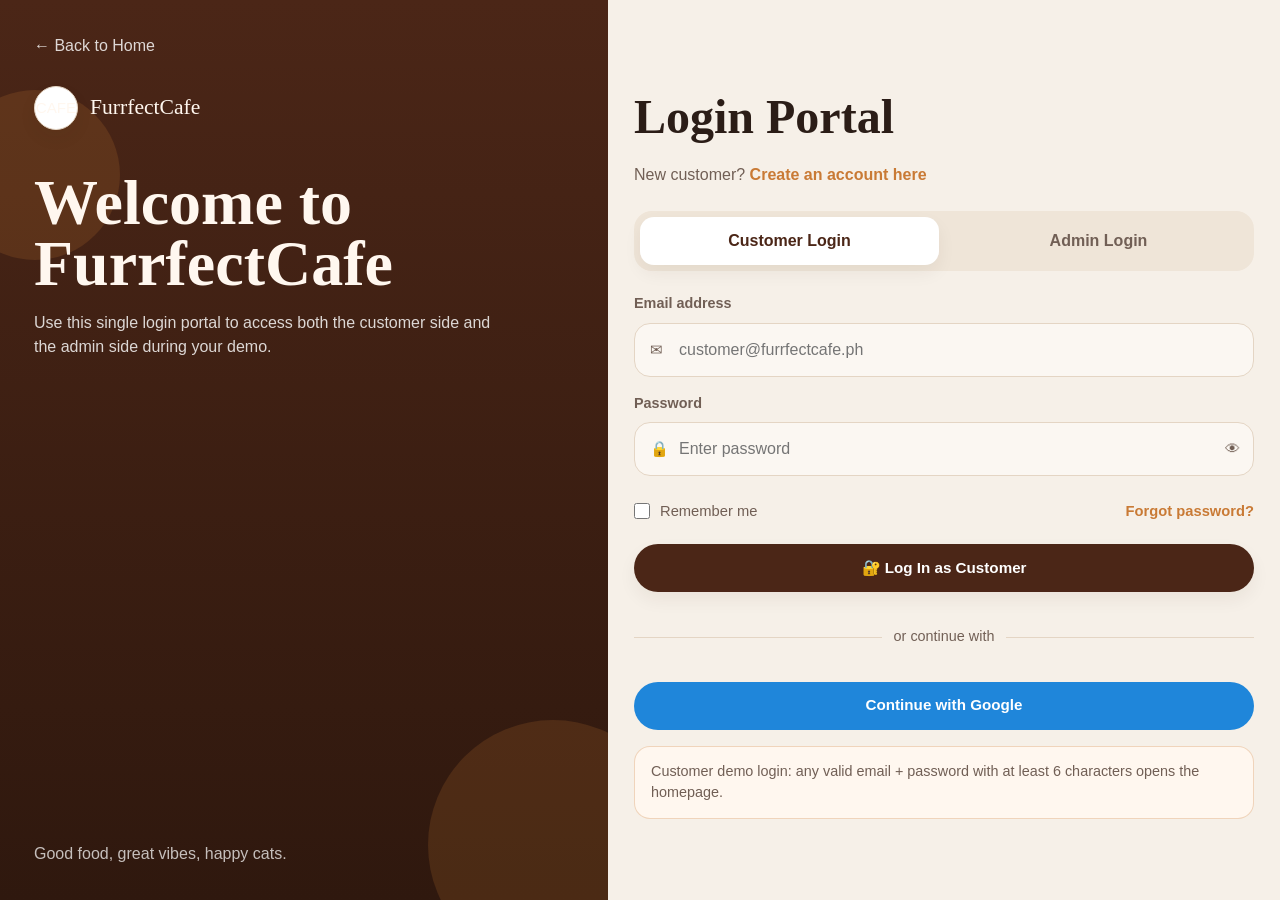
<file: menu.html>
<!DOCTYPE html>
<html lang="en">
<head>
  <meta charset="UTF-8">
  <meta name="viewport" content="width=device-width, initial-scale=1.0">
  <title>FurrfectCafe | Menu</title>
  <link rel="stylesheet" href="style.css">
</head>
<body>

  <header class="site-header">
    <div class="container navbar">
      <a href="index.html" class="brand" aria-label="FurrfectCafe home">
        <span class="brand-mark">CAFE</span>
        <span class="brand-name">FurrfectCafe</span>
      </a>

      <nav class="nav-links" aria-label="Primary navigation">
        <a href="index.html">Home</a>
        <a href="menu.html" class="active">Menu</a>
        <a href="orders.html">My Orders</a>
      </nav>

      <div class="nav-actions">
        <a href="cart.html" class="cart-pill" aria-label="Cart">
          <span>🛒 Cart</span>
          <span class="cart-pill-count" data-cart-count>0</span>
        </a>

        <a href="profile.html" class="btn btn-secondary btn-sm">👤 Profile</a>

        <button type="button" class="btn btn-secondary btn-sm" data-customer-logout>
          Logout
        </button>
      </div>

      <button class="menu-toggle" aria-label="Open menu" aria-expanded="false">☰</button>
    </div>
  </header>

  <section class="page-hero">
    <div class="container">
      <div class="menu-hero">
        <span class="eyebrow" style="color: #f4bf88;">Our Menu</span>
        <h1 class="section-title" style="color: white;">Browse your café favorites</h1>
        <p class="section-text">
          Use the category list and search bar to quickly find drinks, pastries, and all-day bites.
        </p>
      </div>
    </div>
  </section>

  <section class="section-sm">
    <div class="container">
      <div class="mobile-category-scroll">
        <button type="button" class="menu-category-btn active" data-menu-category="all">All <span>12</span></button>
        <button type="button" class="menu-category-btn" data-menu-category="hot-drinks">Hot Drinks <span>2</span></button>
        <button type="button" class="menu-category-btn" data-menu-category="cold-drinks">Cold Drinks <span>3</span></button>
        <button type="button" class="menu-category-btn" data-menu-category="pastries">Pastries <span>3</span></button>
        <button type="button" class="menu-category-btn" data-menu-category="all-day-bites">All-Day Bites <span>2</span></button>
        <button type="button" class="menu-category-btn" data-menu-category="fruit-blends">Fruit Blends <span>2</span></button>
      </div>

      <div class="menu-layout">
        <aside class="menu-sidebar">
          <h2 class="menu-sidebar-title">Categories</h2>

          <div class="menu-category-list">
            <button type="button" class="menu-category-btn active" data-menu-category="all">All <span>12</span></button>
            <button type="button" class="menu-category-btn" data-menu-category="hot-drinks">Hot Drinks <span>2</span></button>
            <button type="button" class="menu-category-btn" data-menu-category="cold-drinks">Cold Drinks <span>3</span></button>
            <button type="button" class="menu-category-btn" data-menu-category="pastries">Pastries <span>3</span></button>
            <button type="button" class="menu-category-btn" data-menu-category="all-day-bites">All-Day Bites <span>2</span></button>
            <button type="button" class="menu-category-btn" data-menu-category="fruit-blends">Fruit Blends <span>2</span></button>
          </div>
        </aside>

        <main class="menu-content-panel">
          <div class="menu-top-tools">
            <div class="search-wrap">
              <span>🔎</span>
              <input type="text" id="menuSearch" placeholder="Search menu items...">
            </div>

            <select class="menu-sort" id="menuSort">
              <option value="default">Sort: Featured</option>
              <option value="price-low">Price: Low to High</option>
              <option value="price-high">Price: High to Low</option>
              <option value="name">Name: A to Z</option>
            </select>
          </div>

          <p class="menu-active-label">
            Showing: <strong id="activeCategoryLabel">All Items</strong>
            <span>•</span>
            <span><strong data-menu-count>0</strong> items found</span>
          </p>

          <div class="grid menu-grid compact-products mt-24" id="menuGrid"></div>
        </main>
      </div>
    </div>
  </section>

  <footer class="site-footer">
    <div class="container footer-inner">
      <div>
        <div class="footer-brand">
          <span class="brand-mark">CAFE</span>
          <strong class="brand-name">FurrfectCafe</strong>
        </div>

        <p class="footer-text">
          A cozy cat café in Legazpi City, Albay. Order online and enjoy your favorites at home or pick them up fresh.
        </p>

        <div class="socials">
          <a href="index.html" aria-label="Facebook">f</a>
          <a href="index.html" aria-label="Instagram">◎</a>
          <a href="index.html" aria-label="TikTok">♪</a>
          <a href="index.html" aria-label="Twitter">x</a>
        </div>
      </div>

      <div>
        <h3 class="footer-heading">Quick Links</h3>

        <div class="footer-links">
          <a href="index.html">Home</a>
          <a href="menu.html">Menu</a>
          <a href="index.html#how-it-works">How It Works</a>
          <a href="orders.html">My Orders</a>
        </div>
      </div>

      <div>
        <h3 class="footer-heading">Account</h3>

        <div class="footer-links">
          <a href="profile.html">Profile</a>
          <a href="orders.html">Order History</a>
          <a href="cart.html">Cart</a>
          <a href="login.html">Login Portal</a>
        </div>
      </div>

      <div>
        <h3 class="footer-heading">Contact</h3>

        <div class="footer-contact">
          <span>📍 Legazpi City, Albay</span>
          <a href="tel:+639123456789">📞 +63 912 345 6789</a>
          <a href="mailto:hello@furrfectcafe.ph">✉️ hello@furrfectcafe.ph</a>
          <span>🕘 8AM - 9PM daily</span>
        </div>
      </div>
    </div>

    <div class="container footer-bottom">
      © 2026 FurrfectCafe. All rights reserved.
    </div>
  </footer>

  <script src="script.js"></script>
  <script>
    document.addEventListener("DOMContentLoaded", () => {
      const menuGrid = document.getElementById("menuGrid");
      const searchInput = document.getElementById("menuSearch");
      const sortSelect = document.getElementById("menuSort");
      const categoryButtons = document.querySelectorAll("[data-menu-category]");
      const activeCategoryLabel = document.getElementById("activeCategoryLabel");
      const countEl = document.querySelector("[data-menu-count]");

      const products = window.FurrfectCafe.products;
      const categories = window.FurrfectCafe.categories;

      const params = new URLSearchParams(window.location.search);
      let activeCategory = params.get("category") || "all";
      let activeSearch = "";
      let activeSort = "default";

      function getCategoryLabel(categoryId) {
        const category = categories.find(item => item.id === categoryId);
        return category ? category.name : "All Items";
      }

      function syncCategoryButtons() {
        categoryButtons.forEach(button => {
          button.classList.toggle("active", button.dataset.menuCategory === activeCategory);
        });
      }

      function getFilteredProducts() {
        let items = products.filter(product => {
          const matchesCategory = activeCategory === "all" || product.category === activeCategory;
          const haystack = `${product.name} ${product.categoryLabel} ${product.description}`.toLowerCase();
          const matchesSearch = haystack.includes(activeSearch.toLowerCase());

          return matchesCategory && matchesSearch;
        });

        if (activeSort === "price-low") {
          items = [...items].sort((a, b) => a.price - b.price);
        }

        if (activeSort === "price-high") {
          items = [...items].sort((a, b) => b.price - a.price);
        }

        if (activeSort === "name") {
          items = [...items].sort((a, b) => a.name.localeCompare(b.name));
        }

        return items;
      }

      function renderMenu() {
        const items = getFilteredProducts();

        window.FurrfectCafe.renderProductGrid("#menuGrid", items);

        countEl.textContent = items.length;
        activeCategoryLabel.textContent = activeCategory === "all" ? "All Items" : getCategoryLabel(activeCategory);

        syncCategoryButtons();
      }

      categoryButtons.forEach(button => {
        button.addEventListener("click", () => {
          activeCategory = button.dataset.menuCategory;
          renderMenu();
        });
      });

      searchInput.addEventListener("input", event => {
        activeSearch = event.target.value.trim();
        renderMenu();
      });

      sortSelect.addEventListener("change", event => {
        activeSort = event.target.value;
        renderMenu();
      });

      renderMenu();
    });
  </script>
</body>
</html>
</file>
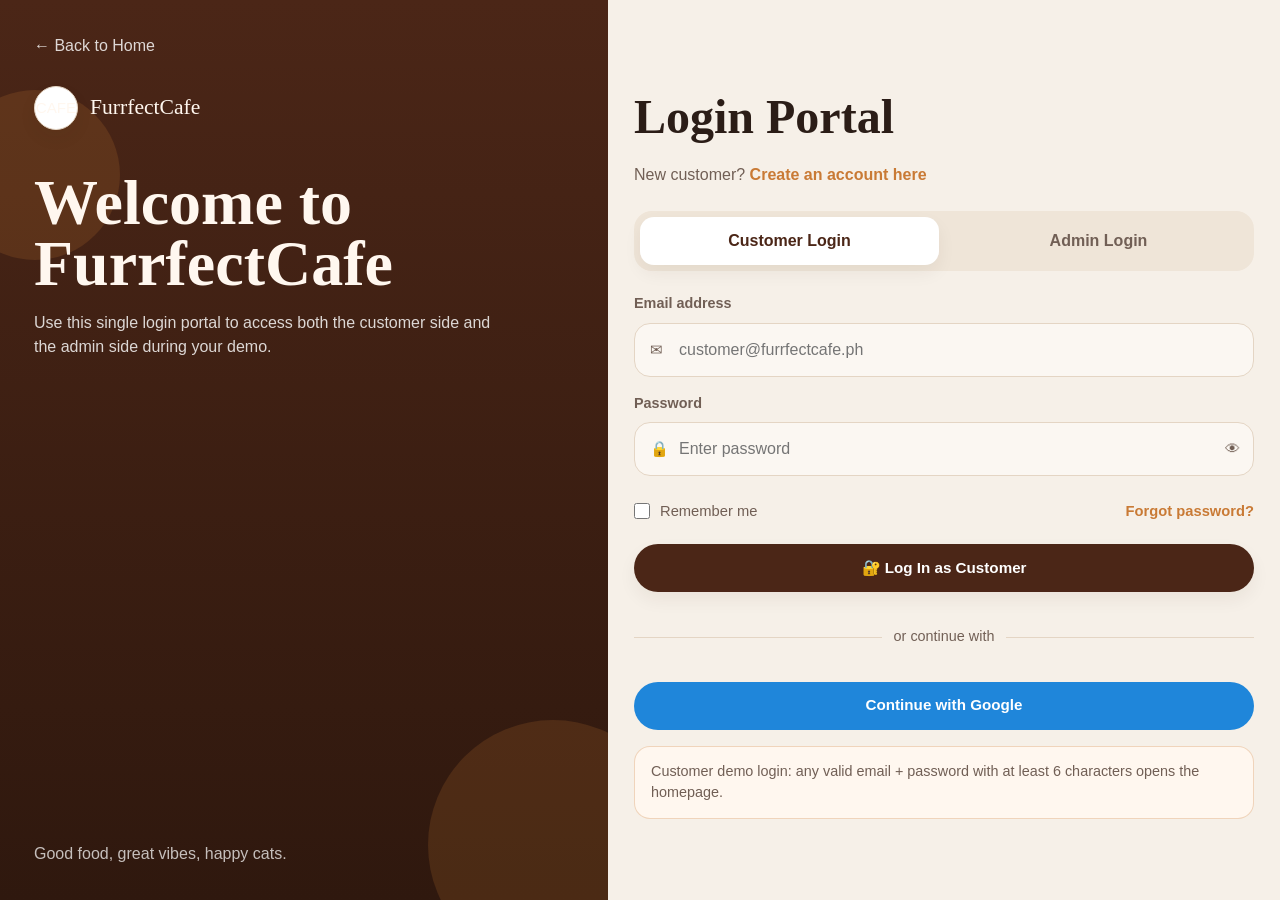
<file: order-confirmation.html>
<!DOCTYPE html>
<html lang="en">
<head>
  <meta charset="UTF-8">
  <meta name="viewport" content="width=device-width, initial-scale=1.0">
  <title>FurrfectCafe | Order Confirmation</title>
  <link rel="stylesheet" href="style.css">
  <style>
    .confirmation-page {
      padding: 32px 0 56px;
    }

    .confirmation-layout {
      display: grid;
      grid-template-columns: 0.8fr 1.2fr;
      gap: 28px;
      align-items: start;
    }

    .confirm-card,
    .details-card {
      background: var(--surface);
      border: 1px solid var(--border);
      border-radius: 28px;
      box-shadow: var(--shadow-md);
      padding: 24px;
    }

    .order-number-box {
      background: #fbf4ea;
      border: 1px solid var(--border);
      border-radius: 22px;
      padding: 22px;
      text-align: center;
      margin: 18px 0;
    }

    .order-number-box strong {
      display: block;
      font-size: clamp(2rem, 4vw, 3rem);
      line-height: 1;
      margin-top: 10px;
      color: var(--primary);
    }

    .detail-list {
      display: grid;
      gap: 14px;
      font-family: Arial, Helvetica, sans-serif;
      color: var(--text-muted);
      margin-top: 18px;
    }

    .detail-list strong {
      color: var(--text);
    }

    .order-items {
      display: grid;
      gap: 12px;
      margin: 16px 0;
      font-family: Arial, Helvetica, sans-serif;
    }

    .order-item-row,
    .info-row {
      display: flex;
      justify-content: space-between;
      gap: 16px;
    }

    .total-row {
      border-top: 1px solid var(--border);
      padding-top: 16px;
      margin-top: 8px;
      font-weight: 700;
      color: var(--text);
    }

    .action-grid {
      display: grid;
      gap: 12px;
      margin-top: 22px;
    }

    @media (max-width: 920px) {
      .confirmation-layout {
        grid-template-columns: 1fr;
      }
    }
  </style>
</head>
<body>
  <header class="site-header">
    <div class="container navbar">
      <a href="index.html" class="brand">
        <span class="brand-mark">CAFE</span>
        <span class="brand-name">FurrfectCafe</span>
      </a>

      <nav class="nav-links">
        <a href="index.html">Home</a>
        <a href="menu.html">Menu</a>
        <a href="orders.html" class="active">My Orders</a>
      </nav>

      <div class="nav-actions">
        <a href="cart.html" class="cart-pill">
          <span>🛒 Cart</span>
          <span class="cart-pill-count" data-cart-count>0</span>
        </a>
        <a href="profile.html" class="btn btn-secondary btn-sm">👤 Profile</a>
      </div>

      <button class="menu-toggle" aria-label="Open menu" aria-expanded="false">☰</button>
    </div>
  </header>

  <main class="confirmation-page">
    <div class="container">
      <div class="confirmation-layout">
        <section class="confirm-card">
          <span class="eyebrow">Order Placed</span>
          <h1 class="section-title">Thank you!</h1>
          <p class="section-text">Your order has been received and is being prepared.</p>

          <div class="order-number-box">
            <div class="section-text">Your Order Number</div>
            <strong id="orderNumber">FC-2026-0000</strong>
            <button class="btn btn-secondary btn-sm mt-16" id="copyOrderBtn">📋 Copy</button>
          </div>

          <div class="action-grid">
            <a href="orders.html" class="btn btn-primary btn-full">📦 Track My Order</a>
            <a href="menu.html" class="btn btn-accent btn-full">🍽 Order Again</a>
          </div>
        </section>

        <section class="details-card">
          <span class="eyebrow">Order Summary</span>
          <h2 class="form-title">Details</h2>

          <div class="order-items" id="orderItems"></div>

          <div class="info-row">
            <span class="section-text">Delivery fee</span>
            <strong id="deliveryFee">₱0.00</strong>
          </div>

          <div class="info-row total-row">
            <span>Total</span>
            <strong id="orderTotal">₱0.00</strong>
          </div>

          <div class="detail-list">
            <div><strong>📍 Address:</strong> <span id="deliveryAddress"></span></div>
            <div><strong>💵 Payment:</strong> <span id="paymentMethod"></span></div>
            <div><strong>🕒 Estimated time:</strong> <span id="estimatedTime"></span></div>
            <div><strong>☎ Contact number:</strong> <span id="contactNumber"></span></div>
          </div>
        </section>
      </div>
    </div>
  </main>

  <script src="script.js"></script>
  <script>
    document.addEventListener("DOMContentLoaded", () => {
      const order = JSON.parse(localStorage.getItem("furrfectcafe_last_order") || "null");

      const orderNumber = document.getElementById("orderNumber");
      const orderItems = document.getElementById("orderItems");
      const deliveryFee = document.getElementById("deliveryFee");
      const orderTotal = document.getElementById("orderTotal");
      const deliveryAddress = document.getElementById("deliveryAddress");
      const paymentMethod = document.getElementById("paymentMethod");
      const estimatedTime = document.getElementById("estimatedTime");
      const contactNumber = document.getElementById("contactNumber");
      const copyOrderBtn = document.getElementById("copyOrderBtn");

      function formatPeso(value) {
        return `₱${Number(value).toFixed(2)}`;
      }

      if (!order) {
        orderNumber.textContent = "No order found";

        orderItems.innerHTML = `
          <p class="section-text">
            No recent order was found. Please place an order first.
          </p>
        `;

        deliveryFee.textContent = formatPeso(0);
        orderTotal.textContent = formatPeso(0);
        deliveryAddress.textContent = "N/A";
        paymentMethod.textContent = "N/A";
        estimatedTime.textContent = "N/A";
        contactNumber.textContent = "N/A";

        return;
      }

      orderNumber.textContent = order.id;

      orderItems.innerHTML = order.items.map(item => `
        <div class="order-item-row">
          <span>${item.name} × ${item.quantity}</span>
          <strong>${formatPeso(item.price * item.quantity)}</strong>
        </div>
      `).join("");

      deliveryFee.textContent = formatPeso(order.deliveryFee || 0);
      orderTotal.textContent = formatPeso(order.total || 0);
      deliveryAddress.textContent = order.address || "N/A";
      paymentMethod.textContent = order.paymentMethod || "Cash on Delivery";
      contactNumber.textContent = order.contactNumber || "N/A";

      estimatedTime.textContent = order.type === "Pick-up"
        ? "Ready for pick-up in 15 to 25 minutes"
        : "Estimated delivery in 30 to 45 minutes";

      copyOrderBtn.addEventListener("click", async () => {
        try {
          await navigator.clipboard.writeText(order.id);
          alert("Order number copied.");
        } catch (error) {
          alert(`Order number: ${order.id}`);
        }
      });
    });
  </script>
</body>
</html>
</file>
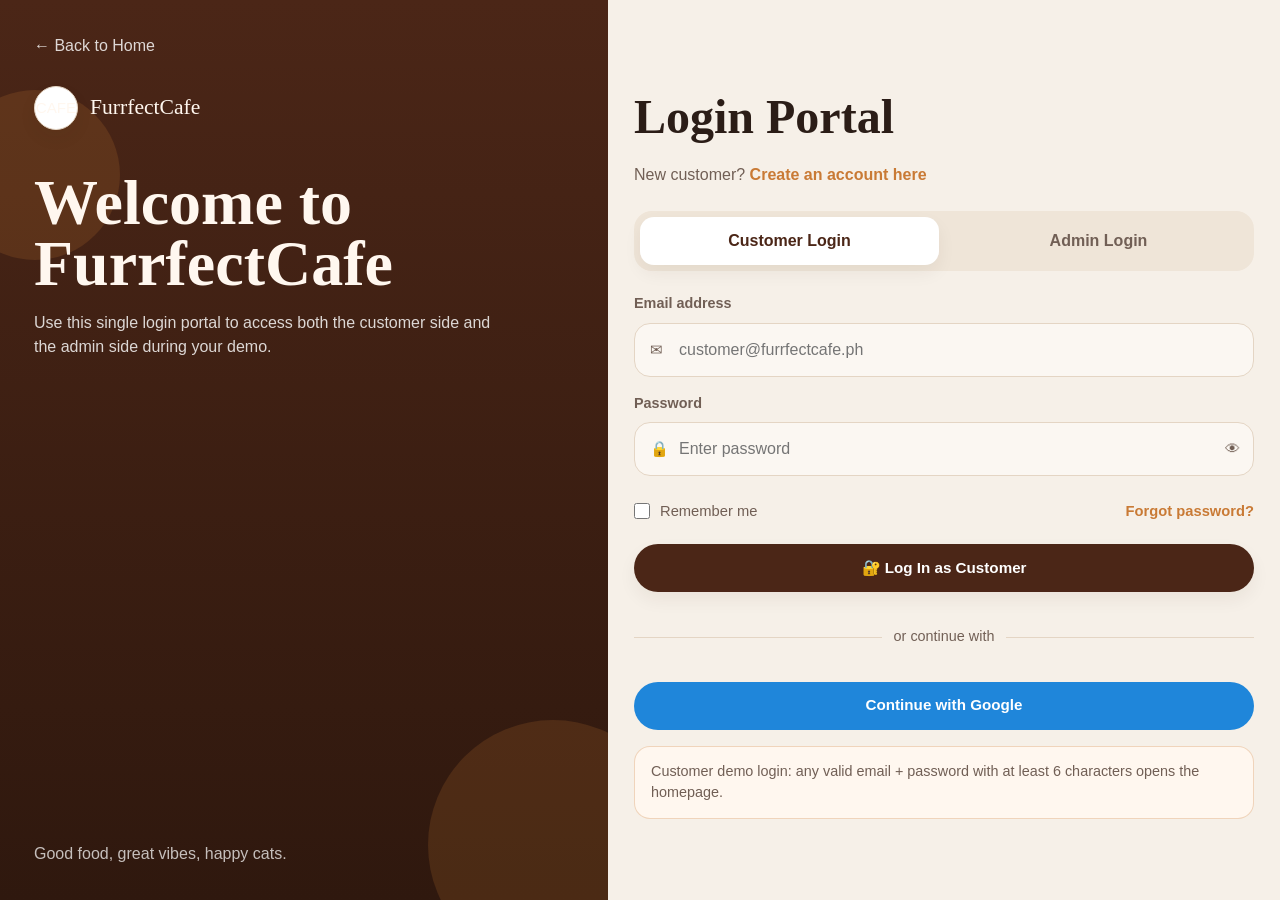
<file: orders.html>
<!DOCTYPE html>
<html lang="en">
<head>
  <meta charset="UTF-8">
  <meta name="viewport" content="width=device-width, initial-scale=1.0">
  <title>FurrfectCafe | My Orders</title>
  <link rel="stylesheet" href="style.css">
  <style>
    .orders-page {
      padding: 28px 0 56px;
    }

    .orders-stack {
      display: grid;
      gap: 18px;
    }

    .order-card {
      background: var(--surface);
      border: 1px solid var(--border);
      border-radius: 28px;
      box-shadow: var(--shadow-md);
      padding: 22px;
    }

    .order-top {
      display: flex;
      justify-content: space-between;
      gap: 16px;
      flex-wrap: wrap;
      margin-bottom: 16px;
    }

    .order-id {
      font-size: 1.2rem;
      margin-bottom: 4px;
    }

    .order-meta {
      font-family: Arial, Helvetica, sans-serif;
      color: var(--text-muted);
      font-size: 0.92rem;
    }

    .badge-row {
      display: flex;
      gap: 8px;
      flex-wrap: wrap;
    }

    .tracker {
      display: grid;
      grid-template-columns: repeat(4, minmax(0, 1fr));
      gap: 12px;
      margin: 18px 0;
    }

    .track-step {
      text-align: center;
      position: relative;
    }

    .track-step::after {
      content: "";
      position: absolute;
      top: 17px;
      left: calc(50% + 20px);
      width: calc(100% - 40px);
      height: 2px;
      background: var(--border);
      z-index: 0;
    }

    .track-step:last-child::after {
      display: none;
    }

    .track-dot {
      position: relative;
      z-index: 1;
      width: 34px;
      height: 34px;
      margin: 0 auto 8px;
      border-radius: 50%;
      display: grid;
      place-items: center;
      background: #f3eadf;
      border: 2px solid var(--border);
      font-family: Arial, Helvetica, sans-serif;
      font-size: 0.8rem;
      font-weight: 700;
      color: var(--text-muted);
    }

    .track-step.active .track-dot,
    .track-step.done .track-dot {
      background: var(--accent);
      color: white;
      border-color: var(--accent);
    }

    .track-step span {
      display: block;
      font-family: Arial, Helvetica, sans-serif;
      font-size: 0.86rem;
      color: var(--text-muted);
    }

    .items-summary {
      display: grid;
      gap: 10px;
      padding: 16px;
      border-radius: 20px;
      background: var(--bg-soft);
      font-family: Arial, Helvetica, sans-serif;
    }

    .item-line,
    .order-total-line {
      display: flex;
      justify-content: space-between;
      gap: 12px;
    }

    .order-total-line {
      border-top: 1px solid var(--border);
      padding-top: 12px;
      margin-top: 6px;
      font-weight: 700;
      color: var(--text);
    }

    .order-actions {
      display: flex;
      gap: 12px;
      flex-wrap: wrap;
      margin-top: 18px;
    }

    @media (max-width: 700px) {
      .tracker {
        grid-template-columns: repeat(2, minmax(0, 1fr));
      }

      .track-step::after {
        display: none;
      }
    }
  </style>
</head>
<body>
  <header class="site-header">
    <div class="container navbar">
      <a href="index.html" class="brand">
        <span class="brand-mark">CAFE</span>
        <span class="brand-name">FurrfectCafe</span>
      </a>

      <nav class="nav-links">
        <a href="index.html">Home</a>
        <a href="menu.html">Menu</a>
        <a href="orders.html" class="active">My Orders</a>
      </nav>

      <div class="nav-actions">
        <a href="cart.html" class="cart-pill">
          <span>🛒 Cart</span>
          <span class="cart-pill-count" data-cart-count>0</span>
        </a>
        <a href="profile.html" class="btn btn-secondary btn-sm">👤 Profile</a>
      </div>

      <button class="menu-toggle" aria-label="Open menu" aria-expanded="false">☰</button>
    </div>
  </header>

  <main class="orders-page">
    <div class="container">
      <span class="eyebrow">Account</span>
      <h1 class="section-title">My Orders</h1>
      <p class="section-text">Track your current and past orders all in one place.</p>

      <div class="orders-stack mt-32" id="ordersContainer"></div>
    </div>
  </main>

  <script src="script.js"></script>
  <script>
    document.addEventListener("DOMContentLoaded", () => {
      const container = document.getElementById("ordersContainer");

      function formatPeso(value) {
        return `₱${Number(value).toFixed(2)}`;
      }

      function getOrders() {
        let orders = JSON.parse(localStorage.getItem("furrfectcafe_orders") || "[]");

        if (!orders.length) {
          orders = [
            {
              id: "FC-2026-2043",
              date: "Mar 27, 2026 2:14 PM",
              type: "Delivery",
              paymentMethod: "Cash on Delivery",
              paymentStatus: "Unpaid",
              status: "Preparing",
              total: 387.5,
              deliveryFee: 50,
              address: "Legazpi City, Albay",
              contactNumber: "09123456789",
              items: [
                { name: "Signature Cat Latte", quantity: 2, price: 85 },
                { name: "Matcha Cheesecake", quantity: 1, price: 120 },
                { name: "Paw Print Cupcake", quantity: 1, price: 65 }
              ]
            },
            {
              id: "FC-2026-2038",
              date: "Mar 20, 2026 4:50 PM",
              type: "Pick-up",
              paymentMethod: "Cash",
              paymentStatus: "Paid",
              status: "Delivered",
              total: 245,
              deliveryFee: 0,
              address: "FurrfectCafe Branch",
              contactNumber: "09123456789",
              items: [
                { name: "Brown Sugar Milk Tea", quantity: 2, price: 95 },
                { name: "Croissant", quantity: 1, price: 55 }
              ]
            }
          ];

          localStorage.setItem("furrfectcafe_orders", JSON.stringify(orders));
        }

        return orders;
      }

      function statusIndex(status) {
        const steps = ["Pending", "Preparing", "Ready", "Delivered"];
        const index = steps.indexOf(status);
        return index === -1 ? 0 : index;
      }

      function renderTracker(status) {
        const steps = ["Pending", "Preparing", "Ready", "Delivered"];
        const current = statusIndex(status);

        return `
          <div class="tracker">
            ${steps.map((step, index) => `
              <div class="track-step ${index < current ? "done" : ""} ${index === current ? "active" : ""}">
                <div class="track-dot">${index + 1}</div>
                <span>${step}</span>
              </div>
            `).join("")}
          </div>
        `;
      }

      function paymentBadge(status) {
        return status === "Paid"
          ? `<span class="badge badge-success">Paid</span>`
          : `<span class="badge badge-danger">Unpaid</span>`;
      }

      function statusBadge(status) {
        const map = {
          Pending: "badge-warning",
          Preparing: "badge-accent",
          Ready: "badge-soft",
          Delivered: "badge-success"
        };

        return `<span class="badge ${map[status] || "badge-soft"}">${status}</span>`;
      }

      function renderOrders() {
        const orders = getOrders();

        if (!orders.length) {
          container.innerHTML = `
            <div class="order-card">
              <h3>No orders yet</h3>
              <p class="section-text">Place your first order from the menu.</p>
              <a href="menu.html" class="btn btn-primary mt-16">Go to Menu</a>
            </div>
          `;
          return;
        }

        container.innerHTML = orders.map(order => `
          <article class="order-card">
            <div class="order-top">
              <div>
                <h2 class="order-id">${order.id}</h2>
                <div class="order-meta">${order.date || "Today"} • ${order.type || "Delivery"}</div>
              </div>

              <div class="badge-row">
                ${statusBadge(order.status || "Pending")}
                ${paymentBadge(order.paymentStatus || "Unpaid")}
              </div>
            </div>

            ${renderTracker(order.status || "Pending")}

            <div class="items-summary">
              ${order.items.map(item => `
                <div class="item-line">
                  <span>${item.name} × ${item.quantity}</span>
                  <strong>${formatPeso(item.price * item.quantity)}</strong>
                </div>
              `).join("")}

              <div class="order-total-line">
                <span>Total</span>
                <strong>${formatPeso(order.total)}</strong>
              </div>
            </div>

            <div class="order-actions">
              <button class="btn btn-secondary btn-sm receipt-btn" data-order-id="${order.id}">🧾 View Receipt</button>
              <button class="btn btn-primary btn-sm reorder-btn" data-order-id="${order.id}">↻ Reorder</button>
            </div>
          </article>
        `).join("");
      }

      container.addEventListener("click", event => {
        const receiptBtn = event.target.closest(".receipt-btn");
        const reorderBtn = event.target.closest(".reorder-btn");

        if (receiptBtn) {
          const orders = getOrders();
          const order = orders.find(item => item.id === receiptBtn.dataset.orderId);

          if (!order) {
            alert("Receipt not found.");
            return;
          }

          localStorage.setItem("furrfectcafe_last_order", JSON.stringify(order));
          window.location.href = "order-confirmation.html";
        }

        if (reorderBtn) {
          alert("Reorder demo: please select the items again from the menu.");
          window.location.href = "menu.html";
        }
      });

      renderOrders();
    });
  </script>
</body>
</html>
</file>
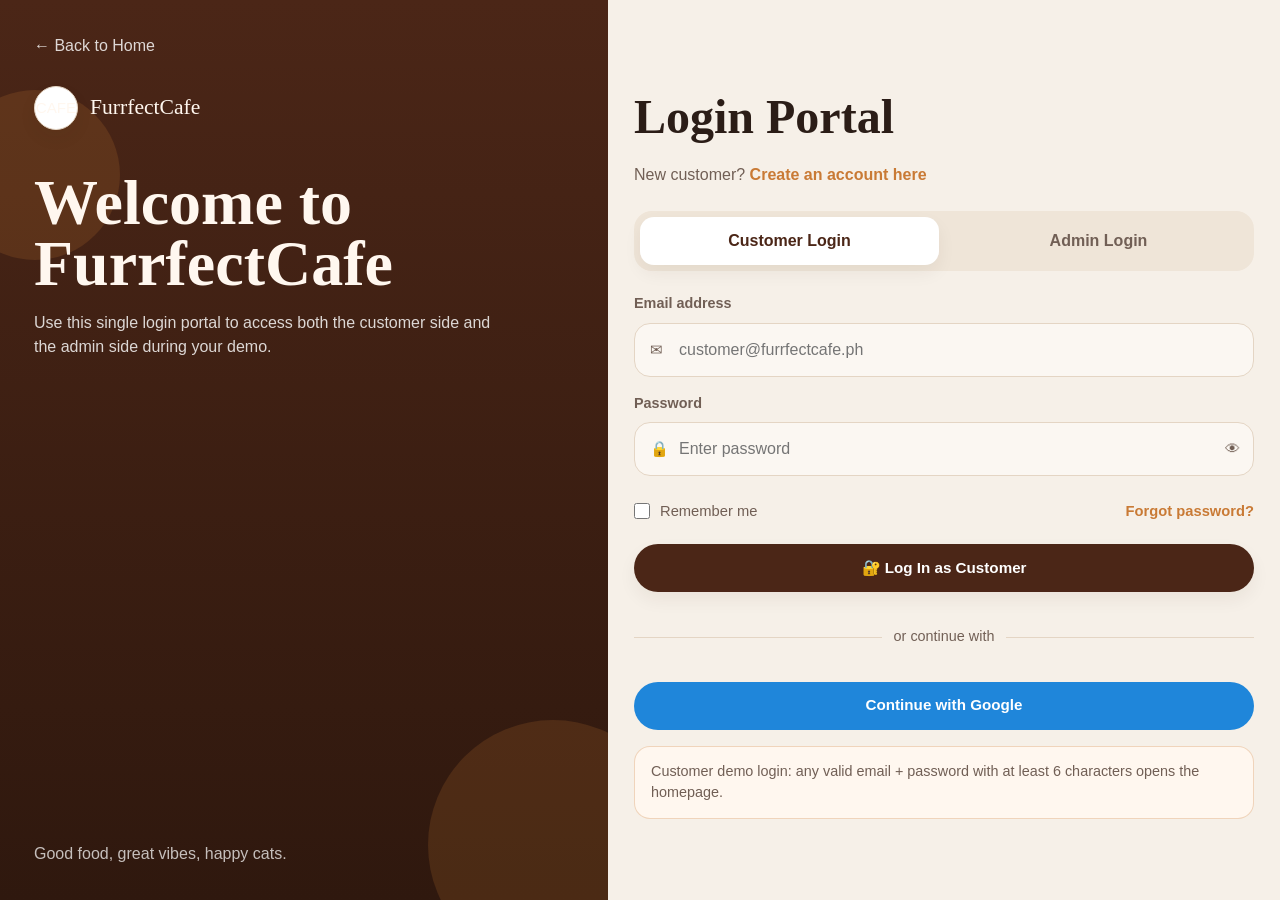
<file: product.html>
<!DOCTYPE html>
<html lang="en">
<head>
  <meta charset="UTF-8">
  <meta name="viewport" content="width=device-width, initial-scale=1.0">
  <title>FurrfectCafe | Product</title>
  <link rel="stylesheet" href="style.css">
  <style>
    .product-page {
      padding: 28px 0 56px;
    }

    .breadcrumb {
      display: flex;
      align-items: center;
      gap: 8px;
      font-family: Arial, Helvetica, sans-serif;
      font-size: 0.92rem;
      color: var(--text-muted);
      margin-bottom: 18px;
      flex-wrap: wrap;
    }

    .breadcrumb a:hover {
      color: var(--primary);
    }

    .product-layout {
      display: grid;
      grid-template-columns: 1.05fr 0.95fr;
      gap: 30px;
      align-items: start;
    }

    .product-gallery {
      background: var(--surface);
      border: 1px solid var(--border);
      border-radius: 28px;
      box-shadow: var(--shadow-md);
      padding: 18px;
    }

    .product-main-image-wrap {
      position: relative;
      overflow: hidden;
      border-radius: 24px;
      background: linear-gradient(135deg, #f1e6d8, #e8d4bc);
      aspect-ratio: 1.05 / 1;
    }

    .product-main-image {
      width: 100%;
      height: 100%;
      object-fit: cover;
    }

    .thumb-row {
      display: flex;
      gap: 12px;
      margin-top: 14px;
      flex-wrap: wrap;
    }

    .thumb-btn {
      width: 78px;
      height: 78px;
      padding: 0;
      border-radius: 18px;
      overflow: hidden;
      border: 2px solid transparent;
      background: var(--surface-2);
      box-shadow: var(--shadow-sm);
      transition: var(--transition);
    }

    .thumb-btn img {
      width: 100%;
      height: 100%;
      object-fit: cover;
    }

    .thumb-btn.active,
    .thumb-btn:hover {
      border-color: var(--accent);
      transform: translateY(-2px);
    }

    .product-info-card {
      background: var(--surface);
      border: 1px solid var(--border);
      border-radius: 28px;
      box-shadow: var(--shadow-md);
      padding: 24px;
    }

    .product-header-meta {
      display: flex;
      align-items: center;
      gap: 12px;
      flex-wrap: wrap;
      margin-bottom: 12px;
    }

    .product-big-title {
      font-size: clamp(2rem, 4vw, 3.4rem);
      line-height: 0.98;
      margin-bottom: 12px;
    }

    .price-row {
      display: flex;
      align-items: center;
      gap: 12px;
      flex-wrap: wrap;
      margin: 14px 0 20px;
    }

    .old-price {
      font-family: Arial, Helvetica, sans-serif;
      color: var(--text-muted);
      text-decoration: line-through;
      font-size: 1rem;
    }

    .option-block {
      padding-top: 18px;
      margin-top: 18px;
      border-top: 1px solid var(--border);
    }

    .option-label {
      display: block;
      font-family: Arial, Helvetica, sans-serif;
      font-size: 0.78rem;
      font-weight: 700;
      color: var(--text-muted);
      margin-bottom: 12px;
    }

    .size-options {
      display: grid;
      grid-template-columns: repeat(3, minmax(0, 1fr));
      gap: 10px;
    }

    .size-btn {
      min-height: 52px;
      padding: 12px;
      border-radius: 16px;
      border: 1.5px solid var(--border);
      background: var(--bg-soft);
      text-align: center;
      transition: var(--transition);
      font-family: Arial, Helvetica, sans-serif;
      color: var(--text);
    }

    .size-btn strong {
      display: block;
      font-size: 0.82rem;
      margin-bottom: 2px;
    }

    .size-btn span {
      font-size: 0.82rem;
      color: var(--text-muted);
    }

    .size-btn.active,
    .size-btn:hover {
      border-color: var(--accent);
      background: #fff7ef;
      box-shadow: 0 0 0 4px rgba(201, 122, 53, 0.10);
    }

    .addon-grid {
      display: grid;
      grid-template-columns: repeat(2, minmax(0, 1fr));
      gap: 10px;
    }

    .addon-item {
      display: flex;
      align-items: center;
      gap: 10px;
      background: var(--bg-soft);
      border: 1px solid var(--border);
      border-radius: 16px;
      padding: 12px 14px;
      font-family: Arial, Helvetica, sans-serif;
      font-size: 12px;
      transition: var(--transition);
    }

    .add-item strong {
      font-weight: 100;
    }

    .addon-item:hover {
      border-color: rgba(201, 122, 53, 0.5);
      background: #fff8f1;
    }

    .addon-item input {
      accent-color: var(--accent);
      width: 16px;
      height: 16px;
      margin: 0;
    }

    .qty-actions {
      display: flex;
      align-items: center;
      gap: 14px;
      flex-wrap: wrap;
      margin-top: 16px;
    }

    .qty-selector {
      display: inline-flex;
      align-items: center;
      background: var(--bg-soft);
      border: 1px solid var(--border);
      border-radius: 999px;
      overflow: hidden;
      min-height: 50px;
    }

    .qty-selector button {
      width: 48px;
      height: 50px;
      font-size: 1.2rem;
      color: var(--primary);
    }

    .qty-selector span {
      min-width: 46px;
      text-align: center;
      font-family: Arial, Helvetica, sans-serif;
      font-weight: 700;
    }

    .action-stack {
      display: grid;
      gap: 12px;
      margin-top: 18px;
    }

    .product-notes {
      display: grid;
      gap: 10px;
      margin-top: 20px;
      padding-top: 18px;
      border-top: 1px solid var(--border);
      font-family: Arial, Helvetica, sans-serif;
      color: var(--text-muted);
      font-size: 0.95rem;
    }

    .product-notes span {
      display: inline-flex;
      align-items: center;
      gap: 10px;
    }

    .mini-footer-card {
      margin-top: 24px;
      background: linear-gradient(135deg, #4b2617 0%, #2f180e 100%);
      color: #fff7ef;
      border-radius: 24px;
      padding: 22px;
    }

    .mini-footer-brand {
      display: flex;
      align-items: center;
      gap: 12px;
      margin-bottom: 12px;
    }

    .mini-footer-card p {
      font-family: Arial, Helvetica, sans-serif;
      color: rgba(255,255,255,0.82);
      margin-bottom: 16px;
    }

    @media (max-width: 920px) {
      .product-layout {
        grid-template-columns: 1fr;
      }
    }

    @media (max-width: 620px) {
      .size-options,
      .addon-grid {
        grid-template-columns: 1fr;
      }

      .thumb-btn {
        width: 68px;
        height: 68px;
      }
    }
  </style>
</head>
<body>
  <header class="site-header">
    <div class="container navbar">
      <a href="index.html" class="brand" aria-label="FurrfectCafe home">
        <span class="brand-mark">CAFE</span>
        <span class="brand-name">FurrfectCafe</span>
      </a>

      <nav class="nav-links" aria-label="Primary navigation">
        <a href="index.html">Home</a>
        <a href="menu.html" class="active">Menu</a>
        <a href="orders.html">My Orders</a>
      </nav>

      <div class="nav-actions">
        <a href="cart.html" class="cart-pill" aria-label="Cart">
          <span>🛒 Cart</span>
          <span class="cart-pill-count" data-cart-count>0</span>
        </a>
        <a href="login.html" class="btn btn-secondary btn-sm">👤 Fuji</a>
      </div>

      <button class="menu-toggle" aria-label="Open menu" aria-expanded="false">☰</button>
    </div>
  </header>

  <main class="product-page">
    <div class="container">
      <nav class="breadcrumb" aria-label="Breadcrumb">
        <a href="menu.html">Menu</a>
        <span>›</span>
        <span id="breadcrumbProductName">Signature Cat Latte</span>
      </nav>

      <div class="product-layout">
        <section class="product-gallery">
          <div class="product-main-image-wrap">
            <div class="product-badge-wrap" id="productBadgeWrap"></div>
            <img
              id="mainProductImage"
              class="product-main-image"
              src="https://images.unsplash.com/photo-1509042239860-f550ce710b93?auto=format&fit=crop&w=1200&q=80"
              alt="Signature Cat Latte"
            >
          </div>

          <div class="thumb-row" id="thumbnailGallery">
            <button class="thumb-btn active" type="button" data-image="https://images.unsplash.com/photo-1509042239860-f550ce710b93?auto=format&fit=crop&w=1200&q=80">
              <img src="https://images.unsplash.com/photo-1509042239860-f550ce710b93?auto=format&fit=crop&w=300&q=80" alt="Thumbnail 1">
            </button>
            <button class="thumb-btn" type="button" data-image="https://images.unsplash.com/photo-1495474472287-4d71bcdd2085?auto=format&fit=crop&w=1200&q=80">
              <img src="https://images.unsplash.com/photo-1495474472287-4d71bcdd2085?auto=format&fit=crop&w=300&q=80" alt="Thumbnail 2">
            </button>
            <button class="thumb-btn" type="button" data-image="https://images.unsplash.com/photo-1517701550927-30cf4ba1f59d?auto=format&fit=crop&w=1200&q=80">
              <img src="https://images.unsplash.com/photo-1517701550927-30cf4ba1f59d?auto=format&fit=crop&w=300&q=80" alt="Thumbnail 3">
            </button>
          </div>
        </section>

        <section class="product-info-card">
          <div class="product-header-meta">
            <span class="product-category" id="productCategory">Hot Drinks</span>
            <span class="badge badge-soft">Popular</span>
          </div>

          <h1 class="product-big-title" id="productName">Signature Cat Latte</h1>

          <p class="section-text" id="productDescription">
            Rich espresso with velvety steamed milk, topped with adorable cat latte art.
            Made with premium locally sourced coffee beans, this is our bestselling drink
            that keeps customers coming back every day.
          </p>

          <div class="price-row">
            <span class="price" id="displayPrice">₱85.00</span>
            <span class="old-price" id="oldPrice">₱95.00</span>
            <span class="badge badge-accent" id="promoBadge">10% OFF</span>
          </div>

          <div class="option-block">
            <label class="option-label">Size</label>
            <div class="size-options" id="sizeOptions">
              <button class="size-btn active" type="button" data-size="Small" data-price="85">
                <strong>Small</strong>
                <span>₱85</span>
              </button>
              <button class="size-btn" type="button" data-size="Regular" data-price="95">
                <strong>Regular</strong>
                <span>₱95</span>
              </button>
              <button class="size-btn" type="button" data-size="Large" data-price="110">
                <strong>Large</strong>
                <span>₱110</span>
              </button>
            </div>
          </div>

          <div class="option-block">
            <label class="option-label">Add-ons <span style="font-weight:400;">(optional)</span></label>
            <div class="addon-grid">
              <label class="addon-item">
                <input type="checkbox" class="addon-check" data-name="Extra Shot" data-price="20">
                <span><strong>Extra Shot</strong> ₱20</span>
              </label>
              <label class="addon-item">
                <input type="checkbox" class="addon-check" data-name="Oat Milk" data-price="15">
                <span><strong>Oat Milk </strong>₱15</span>
              </label>
              <label class="addon-item">
                <input type="checkbox" class="addon-check" data-name="Vanilla Syrup" data-price="10">
                <span><strong>Vanilla Syrup</strong> ₱10</span>
              </label>
              <label class="addon-item">
                <input type="checkbox" class="addon-check" data-name="Caramel Drizzle" data-price="10">
                <span><strong>Caramel Drizzle</strong> ₱10</span>
              </label>
            </div>

            <div class="qty-actions">
              <div class="qty-selector" aria-label="Quantity selector">
                <button type="button" id="decreaseQty">−</button>
                <span id="quantityValue">1</span>
                <button type="button" id="increaseQty">+</button>
              </div>
              <div class="section-text">Total updates automatically as you customize.</div>
            </div>
          </div>

          <div class="action-stack">
            <button class="btn btn-primary btn-full" id="addToCartProductBtn">🛒 Add to Cart</button>
            <button class="btn btn-accent btn-full" id="buyNowBtn">⚡ Buy Now</button>
          </div>

          <div class="product-notes">
            <span>⏱️ Ready in 10–15 minutes</span>
            <span>🚚 Available for delivery & pick-up</span>
            <span>🌿 Locally sourced ingredients</span>
          </div>

          <div class="mini-footer-card">
            <div class="mini-footer-brand">
              <span class="brand-mark">CAFE</span>
              <strong class="brand-name">FurrfectCafe</strong>
            </div>
            <p>
              A cozy cat café in Legazpi City, Albay. Order online and enjoy your favorites at home.
            </p>
            <div class="socials">
              <a href="#" aria-label="Facebook">f</a>
              <a href="#" aria-label="Instagram">◎</a>
              <a href="#" aria-label="TikTok">♪</a>
            </div>
          </div>
        </section>
      </div>
    </div>
  </main>

  <script src="script.js"></script>
  <script>
    document.addEventListener("DOMContentLoaded", () => {
      const productId = Number(new URLSearchParams(window.location.search).get("id")) || 1;
      const allProducts = (window.FurrfectCafe && Array.isArray(FurrfectCafe.products))
        ? FurrfectCafe.products
        : [];

      const fallbackProduct = {
        id: 1,
        name: "Signature Cat Latte",
        categoryLabel: "Hot Drinks",
        description: "Rich espresso with velvety steamed milk, topped with adorable cat latte art. Made with premium locally sourced coffee beans, this is our bestselling drink that keeps customers coming back every day.",
        price: 85,
        badge: "10% OFF",
        image: "https://images.unsplash.com/photo-1509042239860-f550ce710b93?auto=format&fit=crop&w=1200&q=80"
      };

      const product = allProducts.find(item => item.id === productId) || fallbackProduct;

      const galleryImages = {
        1: [
          "https://images.unsplash.com/photo-1509042239860-f550ce710b93?auto=format&fit=crop&w=1200&q=80",
          "https://images.unsplash.com/photo-1495474472287-4d71bcdd2085?auto=format&fit=crop&w=1200&q=80",
          "https://images.unsplash.com/photo-1517701550927-30cf4ba1f59d?auto=format&fit=crop&w=1200&q=80"
        ],
        2: [
          "https://images.unsplash.com/photo-1517705008128-361805f42e86?auto=format&fit=crop&w=1200&q=80",
          "https://images.unsplash.com/photo-1461023058943-07fcbe16d735?auto=format&fit=crop&w=1200&q=80",
          "https://images.unsplash.com/photo-1495474472287-4d71bcdd2085?auto=format&fit=crop&w=1200&q=80"
        ],
        3: [
          "https://images.unsplash.com/photo-1563729784474-d77dbb933a9e?auto=format&fit=crop&w=1200&q=80",
          "https://images.unsplash.com/photo-1488477181946-6428a0291777?auto=format&fit=crop&w=1200&q=80",
          "https://images.unsplash.com/photo-1551024601-bec78aea704b?auto=format&fit=crop&w=1200&q=80"
        ]
      };

      const images = galleryImages[product.id] || [product.image, product.image, product.image];

      const mainImage = document.getElementById("mainProductImage");
      const thumbnailGallery = document.getElementById("thumbnailGallery");
      const productName = document.getElementById("productName");
      const breadcrumbProductName = document.getElementById("breadcrumbProductName");
      const productCategory = document.getElementById("productCategory");
      const productDescription = document.getElementById("productDescription");
      const displayPrice = document.getElementById("displayPrice");
      const oldPrice = document.getElementById("oldPrice");
      const promoBadge = document.getElementById("promoBadge");
      const productBadgeWrap = document.getElementById("productBadgeWrap");
      const quantityValue = document.getElementById("quantityValue");

      let quantity = 1;
      let selectedSize = { label: "Small", price: product.price };
      const selectedAddons = new Map();

      productName.textContent = product.name;
      breadcrumbProductName.textContent = product.name;
      productCategory.textContent = product.categoryLabel;
      productDescription.textContent = product.description;
      mainImage.src = images[0];
      mainImage.alt = product.name;

      if (product.badge) {
        promoBadge.textContent = product.badge;
        productBadgeWrap.innerHTML = `<span class="badge badge-accent">${product.badge}</span>`;
      } else {
        promoBadge.style.display = "none";
        oldPrice.style.display = "none";
      }

      oldPrice.textContent = `₱${(product.price + 10).toFixed(2)}`;

      thumbnailGallery.innerHTML = images.map((image, index) => `
        <button class="thumb-btn ${index === 0 ? "active" : ""}" type="button" data-image="${image}">
          <img src="${image}" alt="${product.name} thumbnail ${index + 1}">
        </button>
      `).join("");

      thumbnailGallery.addEventListener("click", (event) => {
        const btn = event.target.closest(".thumb-btn");
        if (!btn) return;
        mainImage.src = btn.dataset.image;
        thumbnailGallery.querySelectorAll(".thumb-btn").forEach(item => item.classList.remove("active"));
        btn.classList.add("active");
      });

      const sizeButtons = document.querySelectorAll(".size-btn");
      const addonChecks = document.querySelectorAll(".addon-check");

      function formatPeso(value) {
        return `₱${Number(value).toFixed(2)}`;
      }

      function getTotalPrice() {
        const addonTotal = Array.from(selectedAddons.values()).reduce((sum, value) => sum + value, 0);
        return (selectedSize.price + addonTotal) * quantity;
      }

      function updatePriceDisplay() {
        displayPrice.textContent = formatPeso(getTotalPrice());
        quantityValue.textContent = quantity;
      }

      sizeButtons.forEach(button => {
        if (Number(button.dataset.price) === product.price) {
          sizeButtons.forEach(btn => btn.classList.remove("active"));
          button.classList.add("active");
          selectedSize = {
            label: button.dataset.size,
            price: Number(button.dataset.price)
          };
        }

        button.addEventListener("click", () => {
          sizeButtons.forEach(btn => btn.classList.remove("active"));
          button.classList.add("active");
          selectedSize = {
            label: button.dataset.size,
            price: Number(button.dataset.price)
          };
          updatePriceDisplay();
        });
      });

      addonChecks.forEach(check => {
        check.addEventListener("change", () => {
          const addonName = check.dataset.name;
          const addonPrice = Number(check.dataset.price);

          if (check.checked) {
            selectedAddons.set(addonName, addonPrice);
          } else {
            selectedAddons.delete(addonName);
          }

          updatePriceDisplay();
        });
      });

      document.getElementById("increaseQty").addEventListener("click", () => {
        quantity += 1;
        updatePriceDisplay();
      });

      document.getElementById("decreaseQty").addEventListener("click", () => {
        quantity = Math.max(1, quantity - 1);
        updatePriceDisplay();
      });

      document.getElementById("addToCartProductBtn").addEventListener("click", () => {
        if (window.FurrfectCafe && typeof FurrfectCafe.addToCart === "function") {
          FurrfectCafe.addToCart(product.id, quantity);
        } else {
          alert("Added to cart.");
        }
      });

      document.getElementById("buyNowBtn").addEventListener("click", () => {
        if (window.FurrfectCafe && typeof FurrfectCafe.addToCart === "function") {
          FurrfectCafe.addToCart(product.id, quantity);
        }
        window.location.href = "cart.html";
      });

      updatePriceDisplay();
    });
  </script>
</body>
</html>
</file>
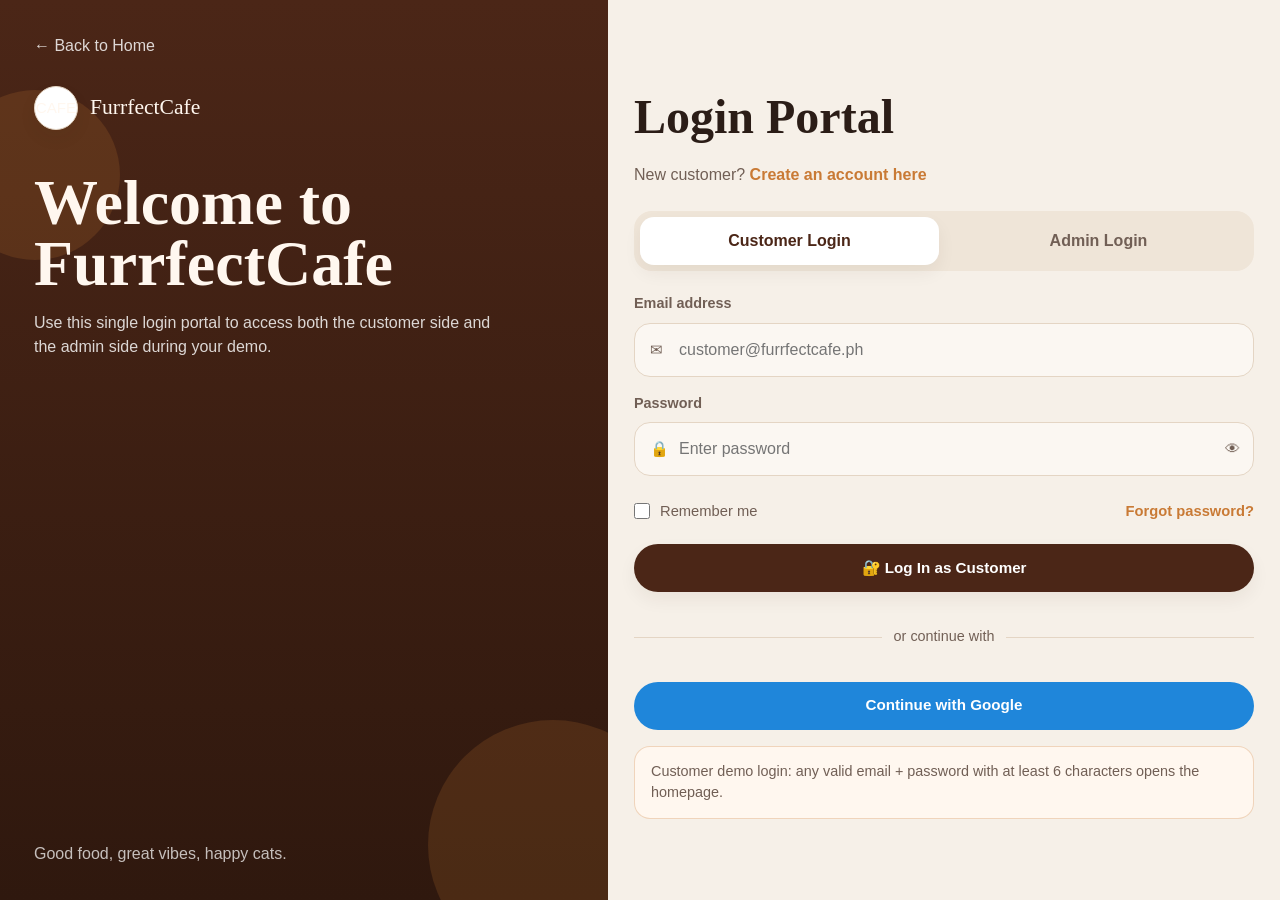
<file: profile.html>
<!DOCTYPE html>
<html lang="en">
<head>
  <meta charset="UTF-8">
  <meta name="viewport" content="width=device-width, initial-scale=1.0">
  <title>FurrfectCafe | My Profile</title>
  <link rel="stylesheet" href="style.css">
  <style>
    .profile-page {
      padding: 28px 0 56px;
    }

    .profile-layout {
      display: grid;
      grid-template-columns: 320px 1fr;
      gap: 24px;
      align-items: start;
    }

    .profile-sidebar,
    .profile-card {
      background: var(--surface);
      border: 1px solid var(--border);
      border-radius: 28px;
      box-shadow: var(--shadow-md);
      padding: 22px;
    }

    .profile-avatar-wrap {
      text-align: center;
      padding: 12px 0 6px;
    }

    .profile-avatar {
      width: 88px;
      height: 88px;
      border-radius: 50%;
      margin: 0 auto 14px;
      display: grid;
      place-items: center;
      background: linear-gradient(135deg, var(--accent), #a75f24);
      color: white;
      font-size: 2rem;
    }

    .profile-menu {
      display: grid;
      gap: 10px;
      margin-top: 18px;
    }

    .profile-menu button {
      min-height: 50px;
      padding: 12px 16px;
      border-radius: 16px;
      text-align: left;
      background: var(--bg-soft);
      border: 1px solid var(--border);
      font-family: Arial, Helvetica, sans-serif;
      color: var(--text-muted);
      font-weight: 700;
    }

    .profile-menu button.active {
      background: var(--primary);
      color: white;
      border-color: var(--primary);
    }

    .profile-content {
      display: grid;
      gap: 18px;
    }

    .history-list {
      display: grid;
      gap: 12px;
      font-family: Arial, Helvetica, sans-serif;
    }

    .history-item {
      display: flex;
      justify-content: space-between;
      gap: 14px;
      padding: 14px 16px;
      border: 1px solid var(--border);
      border-radius: 18px;
      background: var(--bg-soft);
      flex-wrap: wrap;
    }

    @media (max-width: 920px) {
      .profile-layout {
        grid-template-columns: 1fr;
      }
    }
  </style>
</head>
<body>
  <header class="site-header">
    <div class="container navbar">
      <a href="index.html" class="brand">
        <span class="brand-mark">CAFE</span>
        <span class="brand-name">FurrfectCafe</span>
      </a>

      <nav class="nav-links">
        <a href="index.html">Home</a>
        <a href="menu.html">Menu</a>
        <a href="orders.html">My Orders</a>
      </nav>

      <div class="nav-actions">
        <a href="cart.html" class="cart-pill">
          <span>🛒 Cart</span>
          <span class="cart-pill-count" data-cart-count>0</span>
        </a>
        <a href="profile.html" class="btn btn-secondary btn-sm active">👤 Profile</a>
      </div>

      <button class="menu-toggle" aria-label="Open menu" aria-expanded="false">☰</button>
    </div>
  </header>

  <main class="profile-page">
    <div class="container">
      <div class="profile-layout">
        <aside class="profile-sidebar">
          <div class="profile-avatar-wrap">
            <div class="profile-avatar" id="profileAvatar">A</div>
            <h2 id="sidebarName">Fuji Denzo</h2>
            <p class="section-text" id="sidebarEmail">fuji@example.com</p>
            <span class="badge badge-success">Member</span>
          </div>

          <div class="profile-menu">
            <button class="active" data-tab="personal">👤 Personal Info</button>
            <button data-tab="address">📍 Delivery Address</button>
            <button data-tab="password">🔒 Change Password</button>
            <button data-tab="history">🧾 Order History</button>
          </div>
        </aside>

        <section class="profile-content">
          <div class="profile-card tab-panel" id="tab-personal">
            <h2 class="form-title">👤 Personal Information</h2>
            <form id="personalForm" class="form-grid form-grid-2">
              <div class="field">
                <label for="fullName">Full Name</label>
                <input class="input" type="text" id="fullName">
              </div>

              <div class="field">
                <label for="contactNumber">Contact Number</label>
                <input class="input" type="text" id="contactNumber">
              </div>

              <div class="field" style="grid-column: 1 / -1;">
                <label for="emailAddress">Email Address</label>
                <input class="input" type="email" id="emailAddress">
              </div>
            </form>
            <button class="btn btn-primary mt-24" id="savePersonalBtn">💾 Save Changes</button>
          </div>

          <div class="profile-card tab-panel hidden" id="tab-address">
            <h2 class="form-title">📍 Delivery Address</h2>
            <form id="addressForm" class="form-grid">
              <div class="field">
                <label for="addressField">Street / House Number</label>
                <input class="input" type="text" id="addressField">
              </div>

              <div class="field">
                <label for="cityField">City</label>
                <input class="input" type="text" id="cityField" value="Legazpi City">
              </div>
            </form>
            <button class="btn btn-primary mt-24" id="saveAddressBtn">📍 Update Address</button>
          </div>

          <div class="profile-card tab-panel hidden" id="tab-password">
            <h2 class="form-title">🔒 Change Password</h2>
            <form id="passwordForm" class="form-grid">
              <div class="field">
                <label for="currentPassword">Current Password</label>
                <input class="input" type="password" id="currentPassword">
              </div>

              <div class="field">
                <label for="newPassword">New Password</label>
                <input class="input" type="password" id="newPassword">
              </div>

              <div class="field">
                <label for="confirmNewPassword">Confirm New Password</label>
                <input class="input" type="password" id="confirmNewPassword">
              </div>
            </form>
            <button class="btn btn-primary mt-24" id="changePasswordBtn">🔐 Update Password</button>
          </div>

          <div class="profile-card tab-panel hidden" id="tab-history">
            <h2 class="form-title">🧾 Order History</h2>
            <div class="history-list" id="historyList"></div>
          </div>
        </section>
      </div>
    </div>
  </main>

  <script src="script.js"></script>
  <script>
    document.addEventListener("DOMContentLoaded", () => {
      const menuButtons = document.querySelectorAll(".profile-menu button");
      const panels = document.querySelectorAll(".tab-panel");

      function getUser() {
        return JSON.parse(localStorage.getItem("furrfectcafe_user") || "{}");
      }

      function saveUser(user) {
        localStorage.setItem("furrfectcafe_user", JSON.stringify(user));
      }

      function loadProfile() {
        const user = getUser();
        const fullName = user.name || "Fuji Denzo";
        const email = user.email || "fuji@example.com";
        const contact = user.contactNumber || "09123456789";
        const address = user.fullAddress || "123 Rizal Street, Barangay 1, Legazpi City";

        document.getElementById("sidebarName").textContent = fullName;
        document.getElementById("sidebarEmail").textContent = email;
        document.getElementById("profileAvatar").textContent = fullName.charAt(0).toUpperCase();

        document.getElementById("fullName").value = fullName;
        document.getElementById("contactNumber").value = contact;
        document.getElementById("emailAddress").value = email;
        document.getElementById("addressField").value = address;
      }

      function loadHistory() {
        const orders = JSON.parse(localStorage.getItem("furrfectcafe_orders") || "[]");
        const historyList = document.getElementById("historyList");

        if (!orders.length) {
          historyList.innerHTML = `<p class="section-text">No order history yet.</p>`;
          return;
        }

        historyList.innerHTML = orders.slice(0, 5).map(order => `
          <div class="history-item">
            <div>
              <strong>${order.id}</strong><br>
              <span class="section-text">${order.date} • ${order.type}</span>
            </div>
            <div>
              <strong>₱${Number(order.total).toFixed(2)}</strong><br>
              <span class="section-text">${order.status}</span>
            </div>
          </div>
        `).join("");
      }

      menuButtons.forEach(button => {
        button.addEventListener("click", () => {
          const tab = button.dataset.tab;
          menuButtons.forEach(btn => btn.classList.remove("active"));
          panels.forEach(panel => panel.classList.add("hidden"));

          button.classList.add("active");
          document.getElementById(`tab-${tab}`).classList.remove("hidden");
        });
      });

      document.getElementById("savePersonalBtn").addEventListener("click", () => {
        const current = getUser();
        const updated = {
          ...current,
          name: document.getElementById("fullName").value.trim(),
          contactNumber: document.getElementById("contactNumber").value.trim(),
          email: document.getElementById("emailAddress").value.trim()
        };
        saveUser(updated);
        loadProfile();
        alert("Personal information updated.");
      });

      document.getElementById("saveAddressBtn").addEventListener("click", () => {
        const current = getUser();
        const address = document.getElementById("addressField").value.trim();
        const city = document.getElementById("cityField").value.trim();
        const updated = {
          ...current,
          fullAddress: city ? `${address}` : address
        };
        saveUser(updated);
        loadProfile();
        alert("Delivery address updated.");
      });

      document.getElementById("changePasswordBtn").addEventListener("click", () => {
        const newPassword = document.getElementById("newPassword").value.trim();
        const confirmNewPassword = document.getElementById("confirmNewPassword").value.trim();

        if (newPassword.length < 8) {
          alert("New password must be at least 8 characters.");
          return;
        }

        if (newPassword !== confirmNewPassword) {
          alert("New passwords do not match.");
          return;
        }

        alert("Password updated. Demo only, no real authentication is connected.");
        document.getElementById("passwordForm").reset();
      });

      loadProfile();
      loadHistory();
    });
  </script>
</body>
</html>
</file>
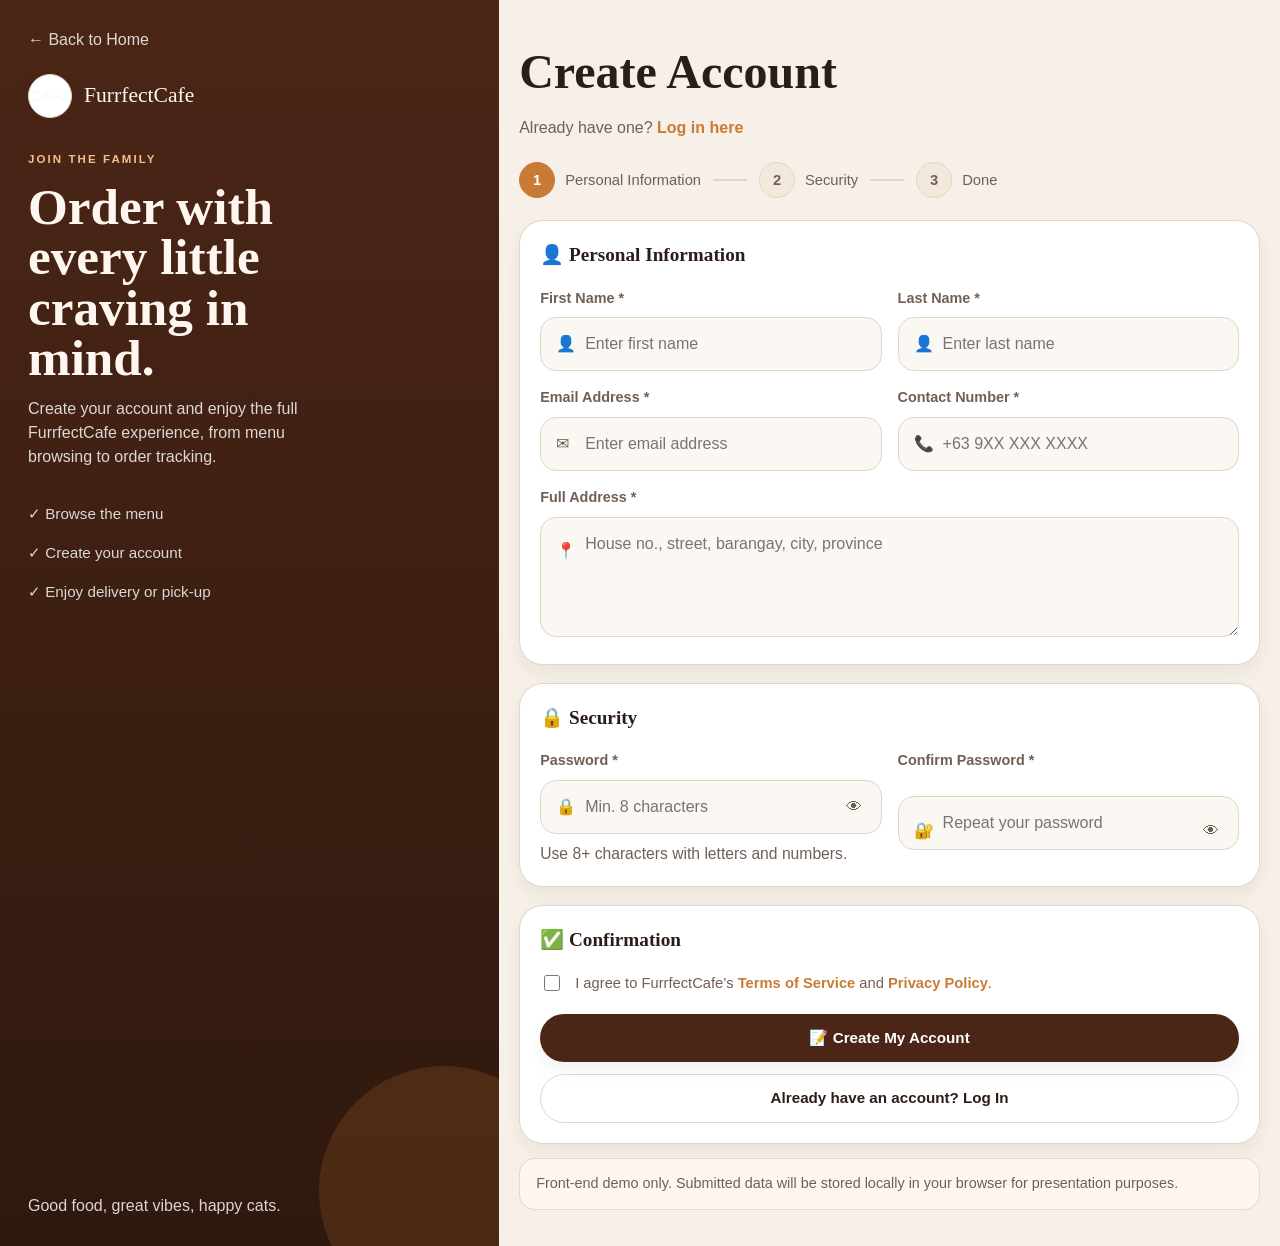
<file: register.html>
<!DOCTYPE html>
<html lang="en">
<head>
  <meta charset="UTF-8">
  <meta name="viewport" content="width=device-width, initial-scale=1.0">
  <title>FurrfectCafe | Create Account</title>
  <link rel="stylesheet" href="style.css">
  <style>
    .register-page {
      min-height: 100vh;
      display: grid;
      grid-template-columns: 0.78fr 1.22fr;
      background: var(--bg);
    }

    .register-panel {
      position: relative;
      overflow: hidden;
      background: linear-gradient(180deg, #4b2617 0%, #2f180e 100%);
      color: #fff7ef;
      padding: 28px;
      display: flex;
      flex-direction: column;
      justify-content: space-between;
    }

    .register-panel::before {
      content: "";
      position: absolute;
      right: -70px;
      bottom: -70px;
      width: 250px;
      height: 250px;
      border-radius: 50%;
      background: rgba(201, 122, 53, 0.18);
    }

    .register-panel-top {
      position: relative;
      z-index: 1;
    }

    .register-panel-copy {
      max-width: 320px;
      margin-top: 28px;
    }

    .register-panel-copy h1 {
      font-size: clamp(2rem, 4vw, 3.3rem);
      line-height: 0.98;
      margin-bottom: 14px;
    }

    .register-panel-copy p,
    .register-hint {
      font-family: Arial, Helvetica, sans-serif;
      color: rgba(255,255,255,0.82);
    }

    .register-steps-side {
      display: grid;
      gap: 16px;
      margin-top: 34px;
      font-family: Arial, Helvetica, sans-serif;
      color: rgba(255,255,255,0.82);
      font-size: 0.95rem;
    }

    .register-content {
      display: grid;
      place-items: center;
      padding: 36px 20px;
    }

    .register-card {
      width: min(100%, 760px);
    }

    .register-title {
      font-size: clamp(2rem, 4vw, 3rem);
      margin-bottom: 8px;
    }

    .register-subtext {
      font-family: Arial, Helvetica, sans-serif;
      color: var(--text-muted);
      margin-bottom: 22px;
    }

    .register-subtext a {
      color: var(--accent);
      font-weight: 700;
    }

    .stepper {
      display: flex;
      align-items: center;
      gap: 12px;
      flex-wrap: wrap;
      margin-bottom: 22px;
    }

    .step-item {
      display: flex;
      align-items: center;
      gap: 10px;
      font-family: Arial, Helvetica, sans-serif;
      color: var(--text-muted);
      font-size: 0.92rem;
    }

    .step-bubble {
      width: 36px;
      height: 36px;
      border-radius: 50%;
      display: grid;
      place-items: center;
      background: var(--surface-2);
      color: var(--text-muted);
      border: 1px solid var(--border);
      font-weight: 700;
    }

    .step-item.active .step-bubble {
      background: var(--accent);
      color: white;
      border-color: var(--accent);
    }

    .step-line {
      width: 34px;
      height: 2px;
      background: var(--border);
    }

    .register-section {
      background: var(--surface);
      border: 1px solid var(--border);
      border-radius: 24px;
      padding: 20px;
      box-shadow: var(--shadow-sm);
    }

    .register-section + .register-section {
      margin-top: 18px;
    }

    .register-section-title {
      display: flex;
      align-items: center;
      gap: 10px;
      font-size: 1.2rem;
      margin-bottom: 18px;
    }

    .field-icon-wrap {
      position: relative;
    }

    .field-icon {
      position: absolute;
      left: 16px;
      top: 50%;
      transform: translateY(-50%);
      color: var(--text-muted);
      font-family: Arial, Helvetica, sans-serif;
      pointer-events: none;
    }

    .field-icon-wrap .input,
    .field-icon-wrap .textarea {
      padding-left: 44px;
    }

    .password-toggle {
      position: absolute;
      right: 14px;
      top: 50%;
      transform: translateY(-50%);
      color: var(--text-muted);
    }

    .checkbox-row {
      display: flex;
      align-items: flex-start;
      gap: 12px;
      font-family: Arial, Helvetica, sans-serif;
      color: var(--text-muted);
      font-size: 0.92rem;
    }

    .checkbox-row input {
      accent-color: var(--accent);
      width: 16px;
      height: 16px;
      margin-top: 3px;
      flex-shrink: 0;
    }

    .checkbox-row a {
      color: var(--accent);
      font-weight: 700;
    }

    .register-actions {
      margin-top: 20px;
      display: grid;
      gap: 12px;
    }

    .register-note {
      margin-top: 14px;
      background: #fff7ef;
      border: 1px solid rgba(201, 122, 53, 0.25);
      border-radius: 16px;
      padding: 14px 16px;
      font-family: Arial, Helvetica, sans-serif;
      color: var(--text-muted);
      font-size: 0.9rem;
    }

    @media (max-width: 980px) {
      .register-page {
        grid-template-columns: 1fr;
      }

      .register-panel {
        min-height: 300px;
      }
    }

    @media (max-width: 620px) {
      .stepper {
        align-items: flex-start;
      }

      .step-line {
        display: none;
      }
    }
  </style>
</head>
<body>
  <main class="register-page">
    <section class="register-panel">
      <div class="register-panel-top">
        <a href="index.html" class="back-link" style="display:inline-flex;align-items:center;gap:8px;font-family:Arial, Helvetica, sans-serif;color:rgba(255,255,255,0.82);">← Back to Home</a>

        <div class="auth-brand" style="display:flex;align-items:center;gap:12px;margin-top:22px;">
          <span class="brand-mark">CAFE</span>
          <span class="brand-name">FurrfectCafe</span>
        </div>

        <div class="register-panel-copy">
          <span class="eyebrow" style="color:#f4bf88;">Join the Family</span>
          <h1>Order with every little craving in mind.</h1>
          <p>
            Create your account and enjoy the full FurrfectCafe experience, from menu browsing to order tracking.
          </p>
        </div>

        <div class="register-steps-side">
          <span>✓ Browse the menu</span>
          <span>✓ Create your account</span>
          <span>✓ Enjoy delivery or pick-up</span>
        </div>
      </div>

      <p class="register-hint" style="position:relative; z-index:1; margin:0;">
        Good food, great vibes, happy cats.
      </p>
    </section>

    <section class="register-content">
      <div class="register-card">
        <h1 class="register-title">Create Account</h1>
        <p class="register-subtext">
          Already have one? <a href="login.html">Log in here</a>
        </p>

        <div class="stepper" aria-label="Registration steps">
          <div class="step-item active">
            <span class="step-bubble">1</span>
            <span>Personal Information</span>
          </div>
          <span class="step-line"></span>
          <div class="step-item">
            <span class="step-bubble">2</span>
            <span>Security</span>
          </div>
          <span class="step-line"></span>
          <div class="step-item">
            <span class="step-bubble">3</span>
            <span>Done</span>
          </div>
        </div>

        <form id="registerForm" novalidate>
          <section class="register-section">
            <h2 class="register-section-title">👤 Personal Information</h2>

            <div class="form-grid form-grid-2">
              <div class="field">
                <label for="firstName">First Name *</label>
                <div class="field-icon-wrap">
                  <span class="field-icon">👤</span>
                  <input class="input" type="text" id="firstName" name="firstName" placeholder="Enter first name" required>
                </div>
              </div>

              <div class="field">
                <label for="lastName">Last Name *</label>
                <div class="field-icon-wrap">
                  <span class="field-icon">👤</span>
                  <input class="input" type="text" id="lastName" name="lastName" placeholder="Enter last name" required>
                </div>
              </div>

              <div class="field">
                <label for="email">Email Address *</label>
                <div class="field-icon-wrap">
                  <span class="field-icon">✉</span>
                  <input class="input" type="email" id="email" name="email" placeholder="Enter email address" required>
                </div>
              </div>

              <div class="field">
                <label for="contactNumber">Contact Number *</label>
                <div class="field-icon-wrap">
                  <span class="field-icon">📞</span>
                  <input class="input" type="tel" id="contactNumber" name="contactNumber" placeholder="+63 9XX XXX XXXX" required>
                </div>
              </div>

              <div class="field" style="grid-column: 1 / -1;">
                <label for="fullAddress">Full Address *</label>
                <div class="field-icon-wrap">
                  <span class="field-icon" style="top:22px; transform:none;">📍</span>
                  <textarea class="textarea" id="fullAddress" name="fullAddress" placeholder="House no., street, barangay, city, province" required></textarea>
                </div>
              </div>
            </div>
          </section>

          <section class="register-section">
            <h2 class="register-section-title">🔒 Security</h2>

            <div class="form-grid form-grid-2">
              <div class="field">
                <label for="password">Password *</label>
                <div class="field-icon-wrap">
                  <span class="field-icon">🔒</span>
                  <input class="input" type="password" id="password" name="password" placeholder="Min. 8 characters" required minlength="8">
                  <button class="password-toggle" type="button" data-toggle="password">👁</button>
                </div>
                <div class="form-help">Use 8+ characters with letters and numbers.</div>
              </div>

              <div class="field">
                <label for="confirmPassword">Confirm Password *</label>
                <div class="field-icon-wrap">
                  <span class="field-icon">🔐</span>
                  <input class="input" type="password" id="confirmPassword" name="confirmPassword" placeholder="Repeat your password" required minlength="8">
                  <button class="password-toggle" type="button" data-toggle="confirmPassword">👁</button>
                </div>
              </div>
            </div>
          </section>

          <section class="register-section">
            <h2 class="register-section-title">✅ Confirmation</h2>

            <label class="checkbox-row">
              <input type="checkbox" id="agreeTerms" required>
              <span>
                I agree to FurrfectCafe’s <a href="#">Terms of Service</a> and <a href="#">Privacy Policy</a>.
              </span>
            </label>

            <div class="register-actions">
              <button type="submit" class="btn btn-primary btn-full">📝 Create My Account</button>
              <a href="login.html" class="btn btn-secondary btn-full">Already have an account? Log In</a>
            </div>
          </section>
        </form>

        <div class="register-note">
          Front-end demo only. Submitted data will be stored locally in your browser for presentation purposes.
        </div>
      </div>
    </section>
  </main>

  <script src="script.js"></script>
  <script>
    document.addEventListener("DOMContentLoaded", () => {
      const registerForm = document.getElementById("registerForm");
      const passwordInput = document.getElementById("password");
      const confirmPasswordInput = document.getElementById("confirmPassword");

      document.querySelectorAll(".password-toggle").forEach(button => {
        button.addEventListener("click", () => {
          const targetId = button.dataset.toggle;
          const targetInput = document.getElementById(targetId);
          const isPassword = targetInput.type === "password";
          targetInput.type = isPassword ? "text" : "password";
          button.textContent = isPassword ? "🙈" : "👁";
        });
      });

      registerForm.addEventListener("submit", (event) => {
        event.preventDefault();

        const firstName = document.getElementById("firstName").value.trim();
        const lastName = document.getElementById("lastName").value.trim();
        const email = document.getElementById("email").value.trim();
        const contactNumber = document.getElementById("contactNumber").value.trim();
        const fullAddress = document.getElementById("fullAddress").value.trim();
        const password = passwordInput.value.trim();
        const confirmPassword = confirmPasswordInput.value.trim();
        const agreeTerms = document.getElementById("agreeTerms").checked;

        if (!firstName || !lastName) {
          alert("Please enter your first name and last name.");
          return;
        }

        if (!/\S+@\S+\.\S+/.test(email)) {
          alert("Please enter a valid email address.");
          return;
        }

        if (contactNumber.length < 10) {
          alert("Please enter a valid contact number.");
          return;
        }

        if (!fullAddress) {
          alert("Please enter your full address.");
          return;
        }

        if (password.length < 8) {
          alert("Password must be at least 8 characters.");
          return;
        }

        if (password !== confirmPassword) {
          alert("Passwords do not match.");
          return;
        }

        if (!agreeTerms) {
          alert("Please agree to the Terms of Service and Privacy Policy.");
          return;
        }

        const newUser = {
          name: `${firstName} ${lastName}`,
          firstName,
          lastName,
          email,
          contactNumber,
          fullAddress
        };

        localStorage.setItem("furrfectcafe_user", JSON.stringify(newUser));
        localStorage.setItem("furrfectcafe_logged_in", "true");

        alert("Account created successfully. Redirecting to login page.");
        window.location.href = "login.html";
      });
    });
  </script>
</body>
</html>
</file>
<file: style.css>
:root {
  --bg: #f6f0e8;
  --bg-soft: #fbf7f2;
  --surface: #ffffff;
  --surface-2: #f2e8dc;
  --surface-3: #eadbc8;
  --text: #2b1d17;
  --text-muted: #715f55;
  --border: #e4d5c4;
  --primary: #4b2617;
  --primary-2: #6a3822;
  --accent: #c97a35;
  --accent-soft: #f1c79d;
  --success: #4b9b63;
  --danger: #d25454;
  --warning: #d59d3c;
  --shadow-sm: 0 8px 18px rgba(57, 30, 18, 0.06);
  --shadow-md: 0 16px 32px rgba(57, 30, 18, 0.10);
  --shadow-lg: 0 24px 48px rgba(57, 30, 18, 0.14);
  --radius-sm: 12px;
  --radius-md: 18px;
  --radius-lg: 24px;
  --radius-xl: 32px;
  --container: 1200px;
  --transition: all 0.25s ease;
}

/* =========================
   Reset / Base
   ========================= */
*,
*::before,
*::after {
  box-sizing: border-box;
}

html {
  scroll-behavior: smooth;
}

body {
  margin: 0;
  font-family: Georgia, "Times New Roman", serif;
  background: var(--bg);
  color: var(--text);
  line-height: 1.5;
}

img {
  display: block;
  max-width: 100%;
}

a {
  color: inherit;
  text-decoration: none;
}

button,
input,
select,
textarea {
  font: inherit;
}

button {
  cursor: pointer;
  border: none;
  background: none;
}

ul {
  margin: 0;
  padding: 0;
  list-style: none;
}

p,
h1,
h2,
h3,
h4,
h5,
h6 {
  margin-top: 0;
}

.container {
  width: min(100% - 32px, var(--container));
  margin-inline: auto;
}

.section {
  padding: 72px 0;
}

.section-sm {
  padding: 48px 0;
}

.bg-dark {
  background: #130d09;
  color: #fff6ee;
}

.text-center {
  text-align: center;
}

.hidden {
  display: none !important;
}

/* =========================
   Typography
   ========================= */
.eyebrow {
  display: inline-block;
  font-family: Arial, Helvetica, sans-serif;
  text-transform: uppercase;
  letter-spacing: 0.18em;
  font-size: 0.72rem;
  color: var(--accent);
  margin-bottom: 14px;
  font-weight: 700;
}

.section-title {
  font-size: clamp(2rem, 4vw, 3.3rem);
  line-height: 1.05;
  margin-bottom: 12px;
}

.section-title em,
.hero-title em {
  color: var(--accent);
  font-style: italic;
}

.section-text,
.hero-text,
.card-desc,
.footer-text,
.form-help {
  font-family: Arial, Helvetica, sans-serif;
  color: var(--text-muted);
  font-size: 0.98rem;
}

.hero-title {
  font-size: clamp(2.8rem, 6vw, 5.2rem);
  line-height: 0.95;
  margin-bottom: 18px;
  max-width: 9ch;
}

.price {
  font-size: 1.45rem;
  font-weight: 700;
  color: var(--primary);
}

/* =========================
   Reusable Buttons
   ========================= */
.btn {
  display: inline-flex;
  align-items: center;
  justify-content: center;
  gap: 10px;
  min-height: 48px;
  padding: 12px 22px;
  border-radius: 999px;
  transition: var(--transition);
  font-family: Arial, Helvetica, sans-serif;
  font-size: 0.95rem;
  font-weight: 700;
}

.btn-primary {
  background: var(--primary);
  color: #fff;
  box-shadow: var(--shadow-sm);
}

.btn-primary:hover {
  background: var(--primary-2);
  transform: translateY(-1px);
}

.btn-secondary {
  border: 1.5px solid var(--border);
  color: var(--text);
  background: rgba(255, 255, 255, 0.65);
}

.btn-secondary:hover {
  border-color: var(--accent);
  color: var(--primary);
}

.btn-accent {
  background: var(--accent);
  color: #fff;
}

.btn-accent:hover {
  filter: brightness(0.96);
}

.btn-sm {
  min-height: 40px;
  padding: 10px 16px;
  font-size: 0.9rem;
}

.btn-full {
  width: 100%;
}

/* =========================
   Navbar
   ========================= */
.site-header {
  position: sticky;
  top: 0;
  z-index: 30;
  background: rgba(246, 240, 232, 0.88);
  backdrop-filter: blur(12px);
  border-bottom: 1px solid rgba(228, 213, 196, 0.75);
}

.navbar {
  min-height: 84px;
  display: flex;
  align-items: center;
  justify-content: space-between;
  gap: 20px;
}

.brand {
  display: inline-flex;
  align-items: center;
  gap: 12px;
  font-weight: 700;
}

.brand-mark {
  width: 44px;
  height: 44px;
  border-radius: 50%;
  background: #fff;
  border: 1px solid var(--border);
  display: grid;
  place-items: center;
  font-size: 0.95rem;
  font-family: Arial, Helvetica, sans-serif;
  box-shadow: var(--shadow-sm);
}

.brand-name {
  font-size: 1.35rem;
  line-height: 1;
}

.nav-links {
  display: flex;
  align-items: center;
  gap: 28px;
  font-family: Arial, Helvetica, sans-serif;
  color: var(--text-muted);
}

.nav-links a {
  position: relative;
  padding: 6px 0;
}

.nav-links a.active,
.nav-links a:hover {
  color: var(--primary);
}

.nav-actions {
  display: flex;
  align-items: center;
  gap: 12px;
}

.cart-pill {
  display: inline-flex;
  align-items: center;
  gap: 8px;
  padding: 10px 16px;
  border: 1px solid var(--border);
  background: rgba(255,255,255,0.75);
  border-radius: 999px;
  font-family: Arial, Helvetica, sans-serif;
  font-weight: 700;
}

.cart-pill-count {
  min-width: 24px;
  height: 24px;
  padding: 0 6px;
  border-radius: 999px;
  background: var(--accent);
  color: white;
  display: inline-grid;
  place-items: center;
  font-size: 0.8rem;
}

.menu-toggle {
  display: none;
  width: 48px;
  height: 48px;
  border-radius: 14px;
  border: 1px solid var(--border);
  background: var(--surface);
  font-size: 1.2rem;
}

/* =========================
   Hero
   ========================= */
.hero {
  padding: 56px 0 32px;
}

.hero-shell {
  position: relative;
  overflow: hidden;
  background:
    radial-gradient(circle at top right, rgba(201, 122, 53, 0.18), transparent 28%),
    radial-gradient(circle at bottom left, rgba(201, 122, 53, 0.12), transparent 30%),
    linear-gradient(135deg, #fbf6ef 0%, #f6efe6 100%);
  border: 1px solid var(--border);
  border-radius: var(--radius-xl);
  box-shadow: var(--shadow-md);
  padding: 34px;
}

.hero-grid {
  display: grid;
  grid-template-columns: 1.15fr 0.85fr;
  gap: 28px;
  align-items: center;
}

.hero-badge {
  display: inline-flex;
  align-items: center;
  gap: 8px;
  background: #fff;
  border: 1px solid var(--border);
  padding: 10px 16px;
  border-radius: 999px;
  font-family: Arial, Helvetica, sans-serif;
  font-size: 0.92rem;
  margin-bottom: 20px;
  box-shadow: var(--shadow-sm);
}

.hero-actions {
  display: flex;
  flex-wrap: wrap;
  gap: 14px;
  margin-top: 28px;
}

.hero-card {
  background: var(--surface);
  border: 1px solid var(--border);
  border-radius: 22px;
  padding: 18px;
  box-shadow: var(--shadow-md);
}

.hero-card h3 {
  font-size: 1.05rem;
  margin-bottom: 14px;
}

.pick-list {
  display: grid;
  gap: 12px;
}

.pick-item {
  display: grid;
  grid-template-columns: 54px 1fr auto;
  align-items: center;
  gap: 12px;
  background: var(--surface-2);
  border-radius: 16px;
  padding: 10px;
}

.pick-item img {
  width: 54px;
  height: 54px;
  object-fit: cover;
  border-radius: 12px;
}

.pick-item strong {
  display: block;
  font-size: 0.98rem;
}

.pick-item span {
  display: block;
  font-family: Arial, Helvetica, sans-serif;
  color: var(--text-muted);
  font-size: 0.85rem;
}

.pick-item button {
  width: 36px;
  height: 36px;
  border-radius: 12px;
  background: var(--accent);
  color: white;
  font-weight: 700;
}

.order-mini {
  margin-top: 16px;
  background: var(--surface);
  border: 1px solid var(--border);
  border-radius: 18px;
  padding: 14px 16px;
  font-family: Arial, Helvetica, sans-serif;
}

/* =========================
   Feature Strip
   ========================= */
.info-strip {
  margin-top: 18px;
  background: var(--primary);
  color: #fff;
  border-radius: 0 0 24px 24px;
  padding: 14px 20px;
}

.info-strip ul {
  display: flex;
  justify-content: space-between;
  gap: 18px;
  flex-wrap: wrap;
  font-family: Arial, Helvetica, sans-serif;
  font-size: 0.92rem;
}

/* =========================
   Cards / Product Cards
   ========================= */
.grid {
  display: grid;
  gap: 24px;
}

.grid-2 {
  grid-template-columns: repeat(2, minmax(0, 1fr));
}

.grid-3 {
  grid-template-columns: repeat(3, minmax(0, 1fr));
}

.grid-4 {
  grid-template-columns: repeat(4, minmax(0, 1fr));
}

.card {
  background: var(--surface);
  border: 1px solid var(--border);
  border-radius: 24px;
  box-shadow: var(--shadow-sm);
}

.card-pad {
  padding: 20px;
}

.category-card {
  padding: 26px 22px;
  transition: var(--transition);
}

.category-card:hover {
  transform: translateY(-4px);
  box-shadow: var(--shadow-md);
  border-color: rgba(201, 122, 53, 0.5);
}

.category-icon {
  width: 58px;
  height: 58px;
  border-radius: 18px;
  display: grid;
  place-items: center;
  background: #f4e5d5;
  color: var(--accent);
  font-size: 1.4rem;
  margin-bottom: 18px;
}

.category-card h3 {
  margin-bottom: 6px;
  font-size: 1.28rem;
}

.category-meta {
  font-family: Arial, Helvetica, sans-serif;
  color: var(--text-muted);
}

.product-card {
  overflow: hidden;
  transition: var(--transition);
}

.product-card:hover {
  transform: translateY(-5px);
  box-shadow: var(--shadow-md);
}

.product-media {
  position: relative;
  aspect-ratio: 1.35 / 1;
  overflow: hidden;
  background: linear-gradient(135deg, #f1e6d8, #e8d4bc);
}

.product-media img {
  width: 100%;
  height: 100%;
  object-fit: cover;
}

.product-badge-wrap {
  position: absolute;
  top: 12px;
  left: 12px;
  display: flex;
  gap: 8px;
  flex-wrap: wrap;
}

.badge {
  display: inline-flex;
  align-items: center;
  gap: 6px;
  min-height: 28px;
  padding: 6px 10px;
  border-radius: 999px;
  font-family: Arial, Helvetica, sans-serif;
  font-size: 0.75rem;
  font-weight: 700;
}

.badge-accent {
  background: var(--accent);
  color: white;
}

.badge-soft {
  background: #f1e6d8;
  color: var(--primary);
}

.badge-success {
  background: rgba(75, 155, 99, 0.14);
  color: var(--success);
}

.badge-warning {
  background: rgba(213, 157, 60, 0.16);
  color: #9a6d18;
}

.badge-danger {
  background: rgba(210, 84, 84, 0.14);
  color: var(--danger);
}

.product-body {
  padding: 18px 18px 20px;
}

.product-category {
  display: inline-block;
  font-family: Arial, Helvetica, sans-serif;
  text-transform: uppercase;
  letter-spacing: 0.12em;
  font-size: 0.7rem;
  color: var(--accent);
  margin-bottom: 8px;
  font-weight: 700;
}

.product-title {
  font-size: 1.35rem;
  margin-bottom: 8px;
}

.card-desc {
  min-height: 48px;
  margin-bottom: 14px;
}

.product-bottom {
  display: flex;
  align-items: end;
  justify-content: space-between;
  gap: 14px;
}

.icon-btn {
  width: 42px;
  height: 42px;
  border-radius: 14px;
  background: var(--primary);
  color: white;
  font-weight: 700;
  flex-shrink: 0;
}

.icon-btn:hover {
  background: var(--primary-2);
}

/* =========================
   Featured split section
   ========================= */
.split-layout {
  display: grid;
  grid-template-columns: 1.1fr 0.9fr;
  gap: 28px;
  align-items: start;
}

.featured-panel {
  background: #090705;
  color: #fff;
  border-radius: 28px;
  padding: 28px;
  min-height: 100%;
}

.featured-panel .section-text {
  color: rgba(255,255,255,0.72);
}

.featured-stack {
  display: grid;
  gap: 18px;
  margin-top: 24px;
}

.page-hero {
  padding: 28px 0 18px;
}

.menu-hero {
  background:
    radial-gradient(circle at top right, rgba(201, 122, 53, 0.24), transparent 20%),
    linear-gradient(135deg, #4d2718 0%, #2f180e 100%);
  color: white;
  border-radius: 28px;
  padding: 28px;
  box-shadow: var(--shadow-md);
}

.menu-hero .section-text {
  color: rgba(255,255,255,0.78);
  max-width: 58ch;
}

.filter-toolbar {
  display: grid;
  gap: 16px;
  margin: 24px 0 26px;
}

.search-wrap {
  display: flex;
  align-items: center;
  gap: 12px;
  background: var(--surface);
  border: 1px solid var(--border);
  border-radius: 999px;
  padding: 0 18px;
  min-height: 58px;
  box-shadow: var(--shadow-sm);
}

.search-wrap input {
  width: 100%;
  border: none;
  background: transparent;
  outline: none;
  font-family: Arial, Helvetica, sans-serif;
  color: var(--text);
}

.category-filters {
  display: flex;
  gap: 10px;
  flex-wrap: wrap;
}

.filter-chip {
  min-height: 42px;
  padding: 10px 16px;
  border-radius: 999px;
  border: 1px solid var(--border);
  background: var(--surface);
  color: var(--text-muted);
  font-family: Arial, Helvetica, sans-serif;
  font-size: 0.92rem;
  transition: var(--transition);
}

.filter-chip.active,
.filter-chip:hover {
  background: var(--primary);
  color: #fff;
  border-color: var(--primary);
}

.menu-grid {
  grid-template-columns: repeat(4, minmax(0, 1fr));
}

.empty-state {
  text-align: center;
  padding: 48px 20px;
  background: var(--surface);
  border-radius: 24px;
  border: 1px solid var(--border);
  box-shadow: var(--shadow-sm);
}

.form-card,
.table-card {
  background: var(--surface);
  border: 1px solid var(--border);
  border-radius: 24px;
  box-shadow: var(--shadow-sm);
}

.form-card {
  padding: 22px;
}

.form-title {
  font-size: 1.3rem;
  margin-bottom: 18px;
}

.form-grid {
  display: grid;
  gap: 16px;
}

.form-grid-2 {
  grid-template-columns: repeat(2, minmax(0, 1fr));
}

.field {
  display: grid;
  gap: 8px;
}

.field label {
  font-family: Arial, Helvetica, sans-serif;
  font-size: 0.9rem;
  color: var(--text-muted);
  font-weight: 700;
}

.input,
.select,
.textarea {
  width: 100%;
  min-height: 52px;
  border-radius: 16px;
  border: 1px solid var(--border);
  background: var(--bg-soft);
  padding: 14px 16px;
  outline: none;
  transition: var(--transition);
  font-family: Arial, Helvetica, sans-serif;
}

.textarea {
  resize: vertical;
  min-height: 120px;
}

.input:focus,
.select:focus,
.textarea:focus {
  border-color: rgba(201, 122, 53, 0.65);
  box-shadow: 0 0 0 4px rgba(201, 122, 53, 0.12);
}

.table-card {
  overflow: hidden;
}

.table-wrap {
  overflow-x: auto;
}

table {
  width: 100%;
  border-collapse: collapse;
  min-width: 760px;
}

th,
td {
  padding: 16px 18px;
  text-align: left;
}

thead th {
  font-family: Arial, Helvetica, sans-serif;
  font-size: 0.78rem;
  text-transform: uppercase;
  letter-spacing: 0.08em;
  color: var(--text-muted);
  background: #fbf8f4;
}

tbody tr {
  border-top: 1px solid var(--border);
}

tbody tr:hover {
  background: #fcf8f3;
}

.site-footer {
  margin-top: 72px;
  background: linear-gradient(135deg, #4b2617 0%, #30180e 100%);
  color: #fff7ef;
}

.footer-inner {
  padding: 48px 0 26px;
  display: grid;
  grid-template-columns: 1.1fr 0.8fr 0.8fr 0.9fr;
  gap: 28px;
}

.footer-brand {
  display: flex;
  align-items: center;
  gap: 12px;
  margin-bottom: 18px;
}

.footer-heading {
  margin-bottom: 14px;
  font-size: 1.2rem;
}

.footer-links,
.footer-contact {
  display: grid;
  gap: 10px;
  font-family: Arial, Helvetica, sans-serif;
  color: rgba(255,255,255,0.78);
}

.footer-links a:hover {
  color: white;
}

.socials {
  display: flex;
  gap: 10px;
  margin-top: 18px;
}

.socials a {
  width: 40px;
  height: 40px;
  border-radius: 12px;
  display: grid;
  place-items: center;
  border: 1px solid rgba(255,255,255,0.14);
  background: rgba(255,255,255,0.05);
}

.socials a:hover {
  background: rgba(255,255,255,0.12);
}

.footer-bottom {
  border-top: 1px solid rgba(255,255,255,0.1);
  padding: 16px 0 22px;
  text-align: center;
  font-family: Arial, Helvetica, sans-serif;
  color: rgba(255,255,255,0.72);
  font-size: 0.92rem;
}

.admin-layout {
  min-height: 100vh;
  display: grid;
  grid-template-columns: 280px 1fr;
}

.admin-sidebar {
  background: linear-gradient(180deg, #4b2617 0%, #35190f 100%);
  color: #fff6ee;
  padding: 24px 20px;
  display: flex;
  flex-direction: column;
  border-right: 1px solid rgba(255,255,255,0.06);
}

.admin-sidebar .brand {
  margin-bottom: 30px;
}

.admin-nav {
  display: grid;
  gap: 8px;
}

.admin-nav a {
  padding: 14px 16px;
  border-radius: 16px;
  font-family: Arial, Helvetica, sans-serif;
  color: rgba(255,255,255,0.8);
}

.admin-nav a.active,
.admin-nav a:hover {
  background: #d0803f;
  color: white;
}

.admin-content {
  padding: 26px;
}

.admin-topbar {
  display: flex;
  justify-content: space-between;
  align-items: center;
  gap: 18px;
  margin-bottom: 22px;
}

.admin-stats {
  display: grid;
  grid-template-columns: repeat(3, minmax(0, 1fr));
  gap: 18px;
}

.admin-card {
  background: var(--surface);
  border: 1px solid var(--border);
  border-radius: 22px;
  padding: 20px;
  box-shadow: var(--shadow-sm);
}

.row {
  display: flex;
  align-items: center;
  gap: 12px;
}

.space-between {
  display: flex;
  align-items: center;
  justify-content: space-between;
  gap: 16px;
}

.mt-16 { margin-top: 16px; }
.mt-24 { margin-top: 24px; }
.mt-32 { margin-top: 32px; }
.mb-0 { margin-bottom: 0; }

@media (max-width: 1100px) {
  .grid-4,
  .menu-grid {
    grid-template-columns: repeat(3, minmax(0, 1fr));
  }

  .hero-grid,
  .split-layout,
  .footer-inner {
    grid-template-columns: 1fr;
  }

  .admin-layout {
    grid-template-columns: 1fr;
  }

  .admin-sidebar {
    display: none;
  }
}

@media (max-width: 820px) {
  .nav-links,
  .nav-actions .btn {
    display: none;
  }

  .menu-toggle {
    display: inline-grid;
    place-items: center;
  }

  .grid-4,
  .grid-3,
  .menu-grid,
  .grid-2,
  .form-grid-2,
  .admin-stats {
    grid-template-columns: repeat(2, minmax(0, 1fr));
  }

  .hero-shell,
  .menu-hero,
  .featured-panel {
    padding: 24px;
  }

  .section,
  .hero {
    padding: 48px 0;
  }
}

@media (max-width: 580px) {
  .grid-4,
  .grid-3,
  .grid-2,
  .menu-grid,
  .admin-stats {
    grid-template-columns: 1fr;
  }

  .navbar {
    min-height: 76px;
  }

  .hero-title,
  .section-title {
    max-width: none;
  }

  .hero-actions,
  .space-between,
  .product-bottom,
  .footer-brand {
    align-items: stretch;
    flex-direction: column;
  }

  .btn,
  .cart-pill {
    width: 100%;
  }

  .hero-shell {
    padding: 20px;
  }

  .pick-item {
    grid-template-columns: 48px 1fr auto;
  }

  .info-strip ul {
    flex-direction: column;
    gap: 10px;
  }
}

.nav-actions {
  flex-shrink: 0;
}

.nav-actions .btn,
.nav-actions .cart-pill {
  white-space: nowrap;
}

.home-featured-clean {
  background: #130d09;
  color: #fff7ef;
  border-radius: 28px;
  padding: 28px;
  box-shadow: var(--shadow-md);
}

.home-featured-clean .section-text {
  color: rgba(255, 255, 255, 0.72);
}

.featured-mini-list {
  display: grid;
  gap: 14px;
  margin-top: 22px;
}

.featured-mini-item {
  display: grid;
  grid-template-columns: 68px 1fr auto;
  align-items: center;
  gap: 14px;
  background: rgba(255, 255, 255, 0.08);
  border: 1px solid rgba(255, 255, 255, 0.10);
  border-radius: 18px;
  padding: 10px;
  transition: var(--transition);
}

.featured-mini-item:hover {
  background: rgba(255, 255, 255, 0.12);
  transform: translateY(-2px);
}

.featured-mini-item img {
  width: 68px;
  height: 68px;
  border-radius: 14px;
  object-fit: cover;
}

.featured-mini-item strong {
  display: block;
  font-size: 1rem;
  margin-bottom: 4px;
}

.featured-mini-item span {
  display: block;
  font-family: Arial, Helvetica, sans-serif;
  color: rgba(255, 255, 255, 0.72);
  font-size: 0.88rem;
}

.featured-mini-item .mini-price {
  font-family: Arial, Helvetica, sans-serif;
  color: #fff;
  font-weight: 700;
  text-align: right;
}

.featured-mini-actions {
  display: flex;
  gap: 10px;
  margin-top: 18px;
  flex-wrap: wrap;
}

.menu-layout {
  display: grid;
  grid-template-columns: 260px 1fr;
  gap: 24px;
  align-items: start;
}

.menu-sidebar {
  position: sticky;
  top: 104px;
  background: var(--surface);
  border: 1px solid var(--border);
  border-radius: 24px;
  box-shadow: var(--shadow-sm);
  padding: 18px;
}

.menu-sidebar-title {
  font-size: 1.15rem;
  margin-bottom: 14px;
}

.menu-category-list {
  display: grid;
  gap: 8px;
}

.menu-category-btn {
  width: 100%;
  min-height: 46px;
  padding: 10px 14px;
  border-radius: 14px;
  text-align: left;
  background: var(--bg-soft);
  border: 1px solid var(--border);
  color: var(--text-muted);
  font-family: Arial, Helvetica, sans-serif;
  font-weight: 700;
  transition: var(--transition);
}

.menu-category-btn.active,
.menu-category-btn:hover {
  background: var(--primary);
  color: white;
  border-color: var(--primary);
}

.menu-category-btn span {
  float: right;
  opacity: 0.75;
}

.menu-content-panel {
  min-width: 0;
}

.menu-top-tools {
  display: grid;
  grid-template-columns: 1fr auto;
  gap: 14px;
  align-items: center;
  margin-bottom: 20px;
}

.menu-sort {
  min-height: 54px;
  border-radius: 999px;
  border: 1px solid var(--border);
  background: var(--surface);
  padding: 0 16px;
  font-family: Arial, Helvetica, sans-serif;
  color: var(--text-muted);
  outline: none;
  box-shadow: var(--shadow-sm);
}

.menu-active-label {
  display: inline-flex;
  align-items: center;
  gap: 8px;
  margin: 0 0 18px;
  font-family: Arial, Helvetica, sans-serif;
  color: var(--text-muted);
}

.menu-active-label strong {
  color: var(--primary);
}

.menu-grid.compact-products {
  grid-template-columns: repeat(3, minmax(0, 1fr));
}

.compact-products .product-card {
  border-radius: 20px;
}

.compact-products .product-media {
  aspect-ratio: 1.45 / 1;
}

.compact-products .product-body {
  padding: 15px;
}

.compact-products .product-title {
  font-size: 1.15rem;
  margin-bottom: 6px;
}

.compact-products .card-desc {
  min-height: 42px;
  font-size: 0.9rem;
}

.compact-products .price {
  font-size: 1.18rem;
}

.compact-products .icon-btn {
  width: 38px;
  height: 38px;
  border-radius: 12px;
}

.mobile-category-scroll {
  display: none;
}

@media (max-width: 1100px) {
  .menu-layout {
    grid-template-columns: 220px 1fr;
  }

  .menu-grid.compact-products {
    grid-template-columns: repeat(2, minmax(0, 1fr));
  }

  .featured-mini-item {
    grid-template-columns: 58px 1fr;
  }

  .featured-mini-item .mini-price {
    text-align: left;
    grid-column: 2;
  }
}

@media (max-width: 820px) {
  .menu-layout {
    grid-template-columns: 1fr;
  }

  .menu-sidebar {
    display: none;
  }

  .mobile-category-scroll {
    display: flex;
    gap: 10px;
    overflow-x: auto;
    padding-bottom: 8px;
    margin-bottom: 18px;
  }

  .mobile-category-scroll .menu-category-btn {
    width: auto;
    min-width: max-content;
    white-space: nowrap;
  }

  .menu-top-tools {
    grid-template-columns: 1fr;
  }

  .menu-sort {
    border-radius: 16px;
  }
}

@media (max-width: 580px) {
  .menu-grid.compact-products {
    grid-template-columns: 1fr;
  }

  .featured-mini-item {
    grid-template-columns: 56px 1fr;
  }

  .home-featured-clean {
    padding: 22px;
  }
}

.product-media {
  position: relative;
}

.product-image-label {
  position: absolute;
  left: 12px;
  right: 12px;
  bottom: 12px;
  padding: 10px 12px;
  border-radius: 14px;
  background: rgba(43, 29, 23, 0.78);
  color: #fff7ef;
  font-family: Arial, Helvetica, sans-serif;
  font-weight: 700;
  font-size: 0.92rem;
  backdrop-filter: blur(8px);
  z-index: 2;
}

.compact-products .product-image-label {
  font-size: 0.86rem;
  padding: 8px 10px;
}


.product-media {
  position: relative;
}

.product-image-label {
  position: absolute;
  left: 12px;
  right: 12px;
  bottom: 12px;
  padding: 10px 12px;
  border-radius: 14px;
  background: rgba(43, 29, 23, 0.78);
  color: #fff7ef;
  font-family: Arial, Helvetica, sans-serif;
  font-weight: 700;
  font-size: 0.92rem;
  backdrop-filter: blur(8px);
  z-index: 2;
}

.compact-products .product-image-label {
  font-size: 0.86rem;
  padding: 8px 10px;
}

.product-media {
  height: 180px;
  aspect-ratio: unset;
  overflow: hidden;
}

.product-media img {
  width: 100%;
  height: 100%;
  object-fit: cover;
}

.compact-products .product-media {
  height: 155px;
  aspect-ratio: unset;
}

#bestsellerGrid .product-media {
  height: 170px;
}

#featuredGrid .product-media {
  height: 130px;
}

.product-image-label {
  left: 10px;
  right: 10px;
  bottom: 10px;
  padding: 8px 10px;
  font-size: 0.84rem;
  border-radius: 12px;
}

.pick-item img {
  width: 54px;
  height: 54px;
  object-fit: cover;
}

.featured-mini-item img {
  width: 62px;
  height: 62px;
  object-fit: cover;
}

.product-main-image-wrap {
  height: 430px;
  aspect-ratio: unset;
}

.product-main-image {
  width: 100%;
  height: 100%;
  object-fit: cover;
}

.thumb-btn {
  width: 70px;
  height: 70px;
}

.thumb-btn img {
  width: 100%;
  height: 100%;
  object-fit: cover;
}

@media (max-width: 820px) {
  .product-media {
    height: 165px;
  }

  .compact-products .product-media {
    height: 150px;
  }

  #bestsellerGrid .product-media {
    height: 160px;
  }

  .product-main-image-wrap {
    height: 340px;
  }
}

@media (max-width: 580px) {
  .product-media,
  .compact-products .product-media,
  #bestsellerGrid .product-media {
    height: 155px;
  }

  .product-main-image-wrap {
    height: 280px;
  }

  .featured-mini-item img {
    width: 56px;
    height: 56px;
  }

  .thumb-btn {
    width: 62px;
    height: 62px;
  }
}

.product-gallery {
  width: 100%;
}

.product-main-image-wrap {
  width: 100% !important;
  height: 430px !important;
  aspect-ratio: auto !important;
  border-radius: 24px;
  overflow: hidden;
}

.product-main-image {
  width: 100% !important;
  height: 100% !important;
  object-fit: cover !important;
  display: block;
}

.thumb-row {
  display: flex;
  gap: 12px;
  margin-top: 14px;
  flex-wrap: wrap;
}

.thumb-btn {
  width: 72px !important;
  height: 72px !important;
  min-width: 72px;
  border-radius: 16px;
  overflow: hidden;
}

.thumb-btn img {
  width: 100% !important;
  height: 100% !important;
  object-fit: cover !important;
  display: block;
}

.product-media {
  height: 135px !important;
  aspect-ratio: auto !important;
  overflow: hidden;
}

.product-media img {
  width: 100% !important;
  height: 100% !important;
  object-fit: cover !important;
}

.compact-products .product-media {
  height: 125px !important;
}

#bestsellerGrid .product-media {
  height: 135px !important;
}

#featuredGrid .product-media {
  height: 115px !important;
}

.product-image-label {
  left: 8px;
  right: 8px;
  bottom: 8px;
  padding: 7px 9px;
  font-size: 0.8rem;
  border-radius: 10px;
}

.product-card {
  overflow: hidden;
}

.product-media {
  display: block !important;
  position: relative !important;
  width: 100% !important;
  height: 130px !important;
  aspect-ratio: unset !important;
  overflow: hidden !important;
  border-radius: 18px 18px 0 0 !important;
}

.product-media img {
  display: block !important;
  width: 100% !important;
  height: 130px !important;
  max-height: 130px !important;
  object-fit: cover !important;
}

.compact-products .product-media,
.compact-products .product-media img {
  height: 120px !important;
  max-height: 120px !important;
}

#bestsellerGrid .product-media,
#bestsellerGrid .product-media img {
  height: 130px !important;
  max-height: 130px !important;
}

.product-image-label {
  position: absolute !important;
  left: 8px !important;
  right: 8px !important;
  bottom: 8px !important;
  padding: 6px 9px !important;
  border-radius: 10px !important;
  background: rgba(43, 29, 23, 0.78) !important;
  color: #fff7ef !important;
  font-family: Arial, Helvetica, sans-serif !important;
  font-size: 0.78rem !important;
  font-weight: 700 !important;
  z-index: 3 !important;
}

.product-body {
  padding: 12px !important;
}

.product-title {
  font-size: 1rem !important;
  margin-bottom: 4px !important;
}

.card-desc {
  min-height: 0 !important;
  font-size: 0.84rem !important;
  margin-bottom: 8px !important;
}

.product-category {
  font-size: 0.62rem !important;
  margin-bottom: 5px !important;
}

.price {
  font-size: 1rem !important;
}

.icon-btn {
  width: 34px !important;
  height: 34px !important;
  border-radius: 10px !important;
}

.menu-grid.compact-products {
  grid-template-columns: repeat(4, minmax(0, 1fr)) !important;
  gap: 16px !important;
}

@media (max-width: 1100px) {
  .menu-grid.compact-products {
    grid-template-columns: repeat(3, minmax(0, 1fr)) !important;
  }
}

@media (max-width: 820px) {
  .menu-grid.compact-products {
    grid-template-columns: repeat(2, minmax(0, 1fr)) !important;
  }
}

@media (max-width: 580px) {
  .menu-grid.compact-products {
    grid-template-columns: 1fr !important;
  }

  .product-media,
  .product-media img,
  .compact-products .product-media,
  .compact-products .product-media img {
    height: 140px !important;
    max-height: 140px !important;
  }
}

.menu-grid.compact-products {
  grid-template-columns: repeat(3, minmax(0, 1fr)) !important;
  gap: 22px !important;
}

.simple-menu-card {
  overflow: hidden !important;
  border-radius: 22px !important;
}

.simple-menu-card .product-media {
  display: block !important;
  position: relative !important;
  width: 100% !important;
  height: auto !important;
  padding-top: 0 !important;
  aspect-ratio: 1 / 1 !important;
  border-radius: 22px 22px 0 0 !important;
  overflow: hidden !important;
  background: #efe3d1 !important;
}

.simple-menu-card .product-media img {
  position: static !important;
  inset: auto !important;
  display: block !important;
  width: 100% !important;
  height: 100% !important;
  max-height: none !important;
  aspect-ratio: 1 / 1 !important;
  object-fit: cover !important;
}

.simple-menu-card .product-image-label {
  display: none !important;
}

.simple-menu-card .product-badge-wrap {
  position: absolute !important;
  top: 12px !important;
  left: 12px !important;
  z-index: 3 !important;
}

.simple-menu-body {
  padding: 16px 18px 18px !important;
  background: #fff !important;
}

.simple-menu-body .product-title {
  font-size: 1.15rem !important;
  line-height: 1.25 !important;
  margin-bottom: 10px !important;
}

.simple-menu-body .price {
  font-size: 1.12rem !important;
  font-weight: 700 !important;
}

.menu-grid.compact-products {
  grid-template-columns: repeat(3, minmax(0, 1fr)) !important;
  gap: 22px !important;
}

#bestsellerGrid {
  grid-template-columns: repeat(3, minmax(0, 1fr)) !important;
}

#bestsellerGrid .simple-menu-card .product-media {
  aspect-ratio: 1 / 1 !important;
}

.featured-mini-item img {
  width: 62px !important;
  height: 62px !important;
  object-fit: cover !important;
}

.pick-item img {
  width: 54px !important;
  height: 54px !important;
  object-fit: cover !important;
}

@media (max-width: 1100px) {
  .menu-grid.compact-products,
  #bestsellerGrid {
    grid-template-columns: repeat(3, minmax(0, 1fr)) !important;
  }
}

@media (max-width: 820px) {
  .menu-grid.compact-products,
  #bestsellerGrid {
    grid-template-columns: repeat(2, minmax(0, 1fr)) !important;
  }
}

@media (max-width: 580px) {
  .menu-grid.compact-products,
  #bestsellerGrid {
    grid-template-columns: 1fr !important;
  }
}

.admin-topbar {
  display: flex;
  justify-content: space-between;
  align-items: center;
  gap: 18px;
  margin-bottom: 24px;
}

.admin-page-title {
  display: flex;
  align-items: center;
  gap: 12px;
  font-size: 2rem;
  margin: 0;
}

.admin-toolbar-right {
  display: flex;
  align-items: center;
  gap: 12px;
  flex-wrap: wrap;
  font-family: Arial, Helvetica, sans-serif;
  color: var(--text-muted);
}

.dashboard-stats-grid {
  display: grid;
  grid-template-columns: repeat(3, minmax(0, 1fr));
  gap: 18px;
  margin-bottom: 24px;
}

.dashboard-stat-card {
  display: flex;
  align-items: center;
  gap: 16px;
  background: var(--surface);
  border: 1px solid var(--border);
  border-radius: 24px;
  padding: 22px;
  box-shadow: var(--shadow-sm);
  min-height: 128px;
}

.dashboard-stat-icon {
  width: 58px;
  height: 58px;
  min-width: 58px;
  border-radius: 18px;
  display: grid;
  place-items: center;
  font-size: 1.35rem;
  font-family: Arial, Helvetica, sans-serif;
}

.dashboard-stat-icon.orders {
  background: #f4ece3;
  color: var(--primary);
}

.dashboard-stat-icon.pending {
  background: #fff4dd;
  color: #b78018;
}

.dashboard-stat-icon.customers {
  background: #e7f7ee;
  color: var(--success);
}

.dashboard-stat-value {
  font-size: 2rem;
  line-height: 1;
  margin-bottom: 6px;
}

.dashboard-stat-label {
  font-family: Arial, Helvetica, sans-serif;
  font-weight: 700;
  color: var(--text);
}

.dashboard-stat-subtext {
  font-family: Arial, Helvetica, sans-serif;
  color: var(--text-muted);
  font-size: 0.9rem;
  margin-top: 2px;
}

.dashboard-main-grid {
  display: grid;
  grid-template-columns: 1.25fr 0.85fr;
  gap: 18px;
}

.admin-panel-card {
  background: var(--surface);
  border: 1px solid var(--border);
  border-radius: 24px;
  box-shadow: var(--shadow-sm);
  padding: 20px;
}

.admin-panel-header {
  display: flex;
  justify-content: space-between;
  align-items: center;
  gap: 14px;
  margin-bottom: 16px;
}

.admin-side-stack {
  display: grid;
  gap: 18px;
}

.dashboard-products-list {
  display: grid;
  gap: 14px;
}

.dashboard-product-row {
  display: flex;
  justify-content: space-between;
  gap: 14px;
  padding-bottom: 12px;
  border-bottom: 1px solid var(--border);
}

.dashboard-product-row:last-child {
  border-bottom: none;
  padding-bottom: 0;
}

.dashboard-product-row small {
  display: block;
  font-family: Arial, Helvetica, sans-serif;
  color: var(--text-muted);
  margin-top: 2px;
}

.admin-quick-actions {
  display: grid;
  gap: 12px;
}

.admin-sidebar-footer {
  margin-top: auto;
  padding-top: 22px;
  border-top: 1px solid rgba(255,255,255,0.08);
}

.admin-user-mini {
  display: flex;
  align-items: center;
  gap: 12px;
}

.admin-user-avatar {
  width: 42px;
  height: 42px;
  border-radius: 50%;
  display: grid;
  place-items: center;
  background: rgba(255,255,255,0.12);
  color: #fff;
  font-family: Arial, Helvetica, sans-serif;
  font-weight: 700;
}

.admin-logout-btn {
  width: 100%;
  margin-top: 14px;
  min-height: 42px;
  border-radius: 14px;
  background: rgba(255,255,255,0.08);
  color: #fff;
  font-family: Arial, Helvetica, sans-serif;
  font-weight: 700;
  border: 1px solid rgba(255,255,255,0.12);
}

.admin-logout-btn:hover {
  background: rgba(255,255,255,0.14);
}

@media (max-width: 1100px) {
  .dashboard-main-grid {
    grid-template-columns: 1fr;
  }

  .dashboard-stats-grid {
    grid-template-columns: 1fr;
  }
}

@media (max-width: 820px) {
  .admin-topbar {
    align-items: flex-start;
    flex-direction: column;
  }
}
</file>
